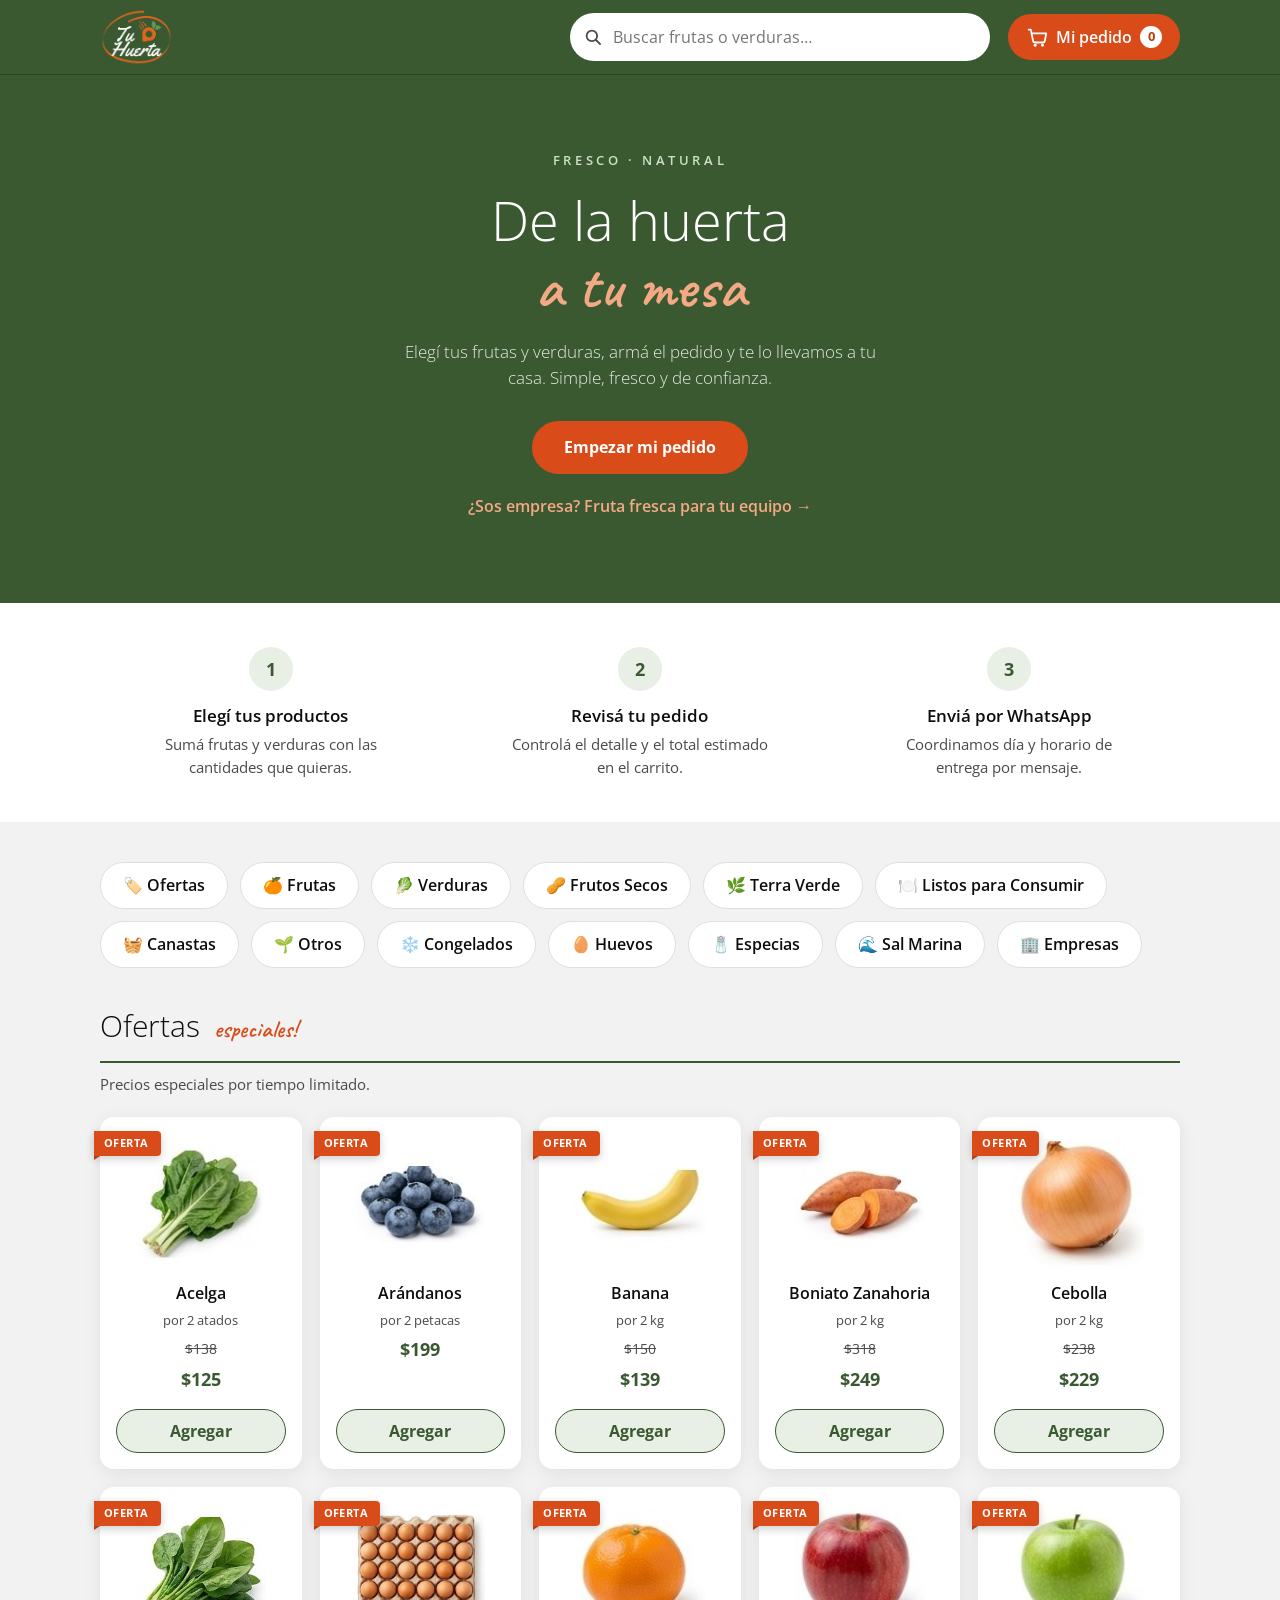
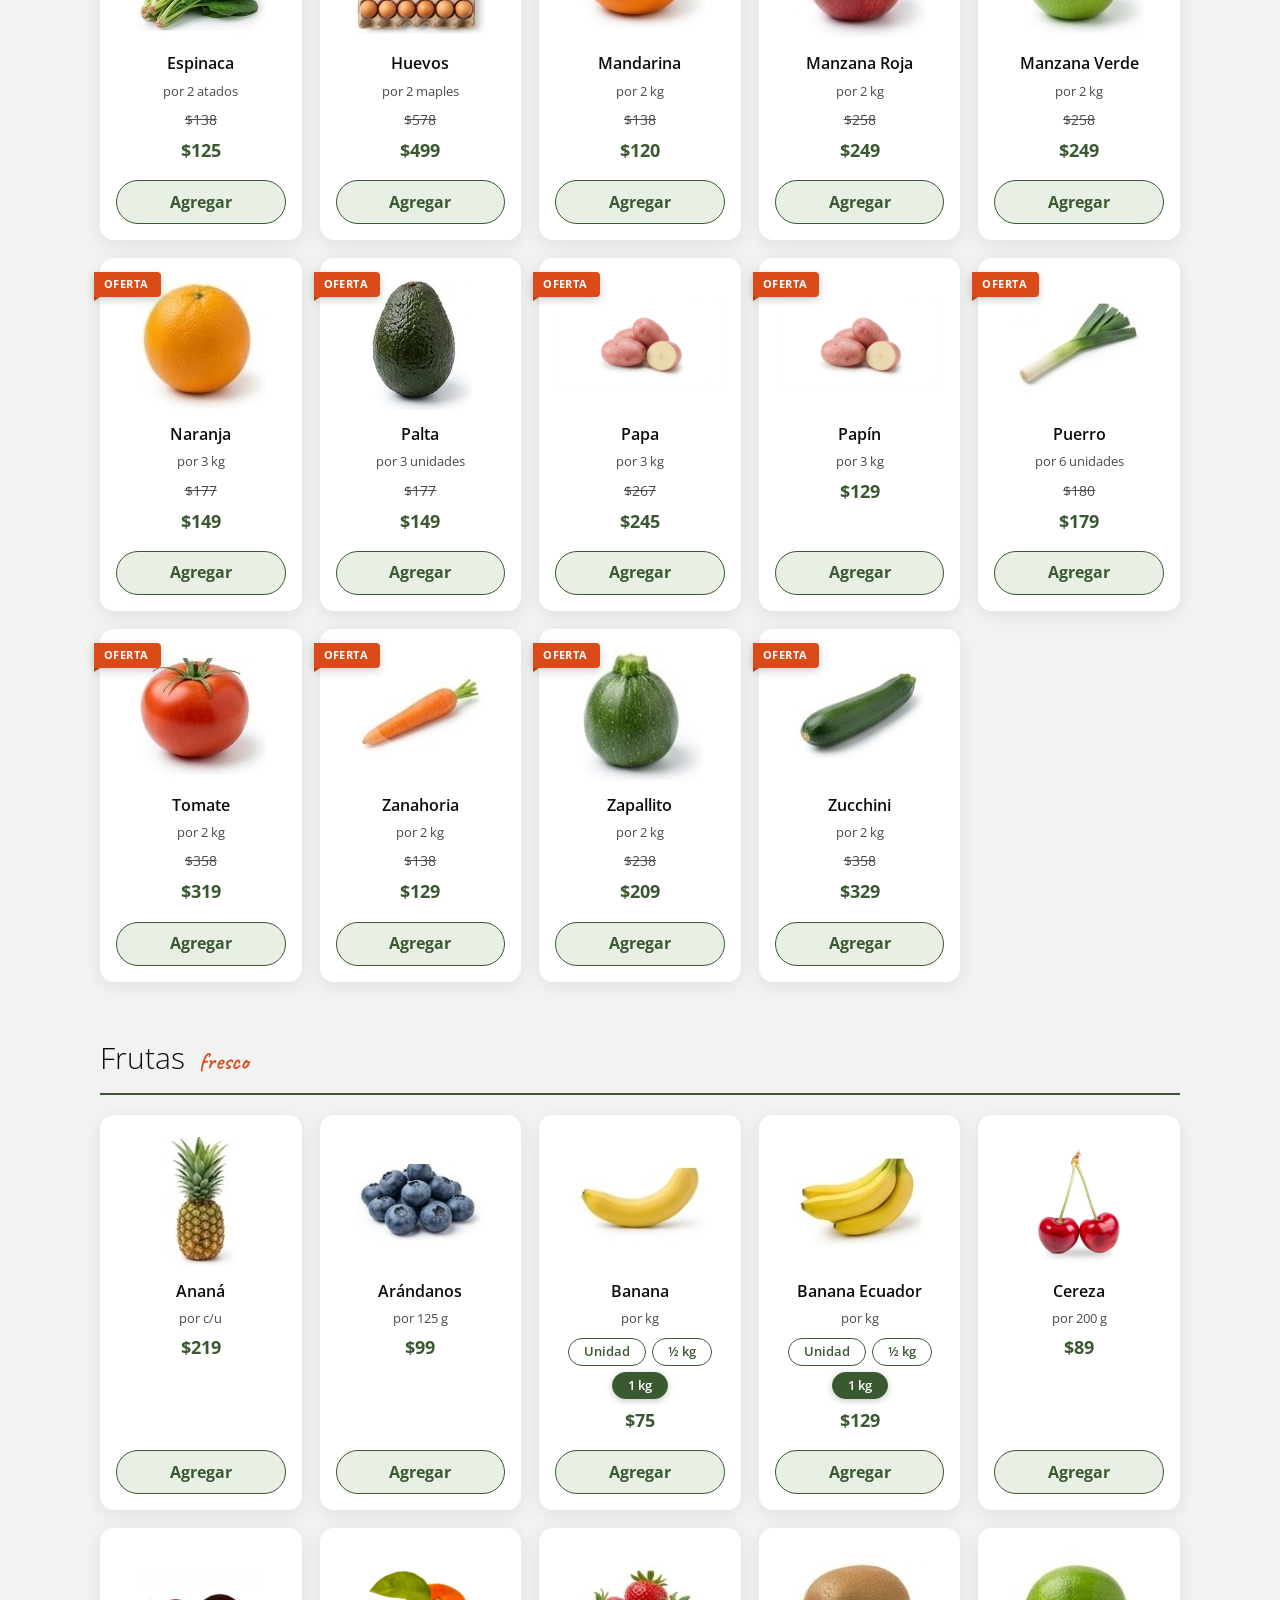
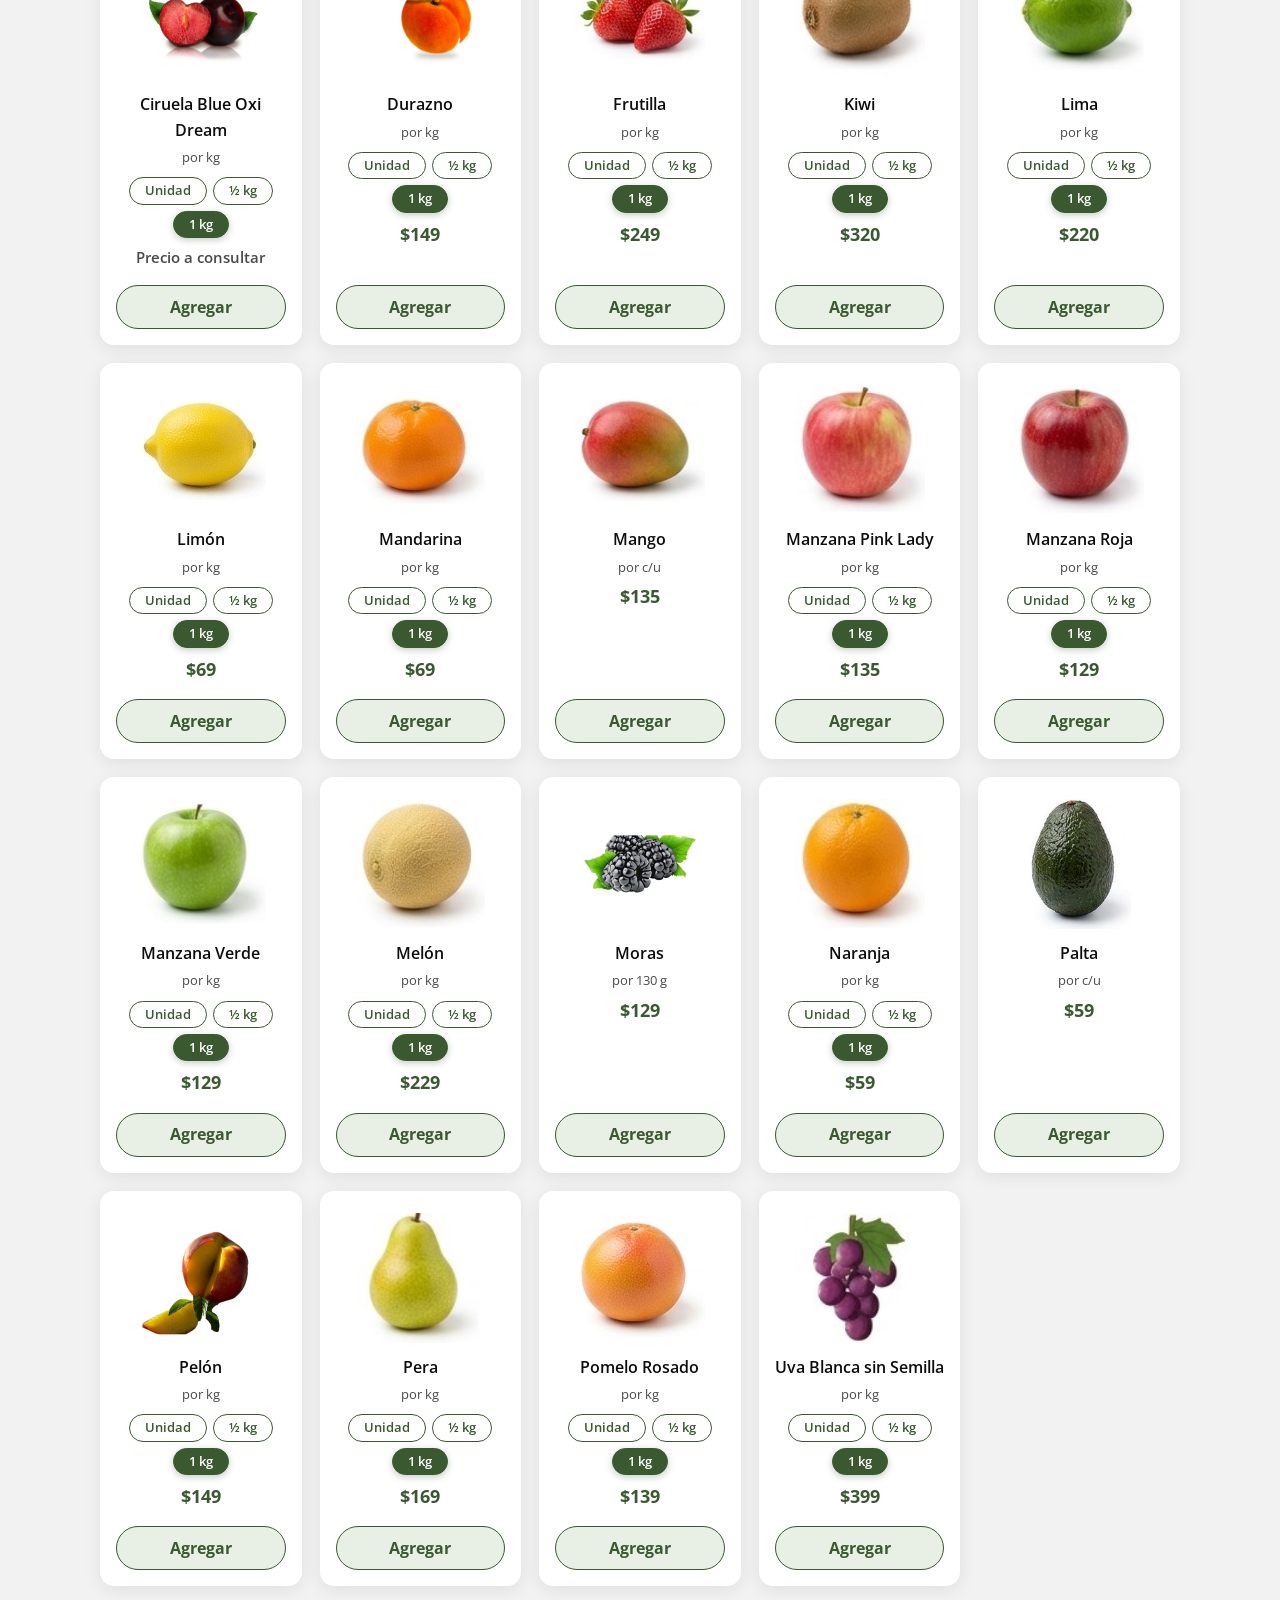
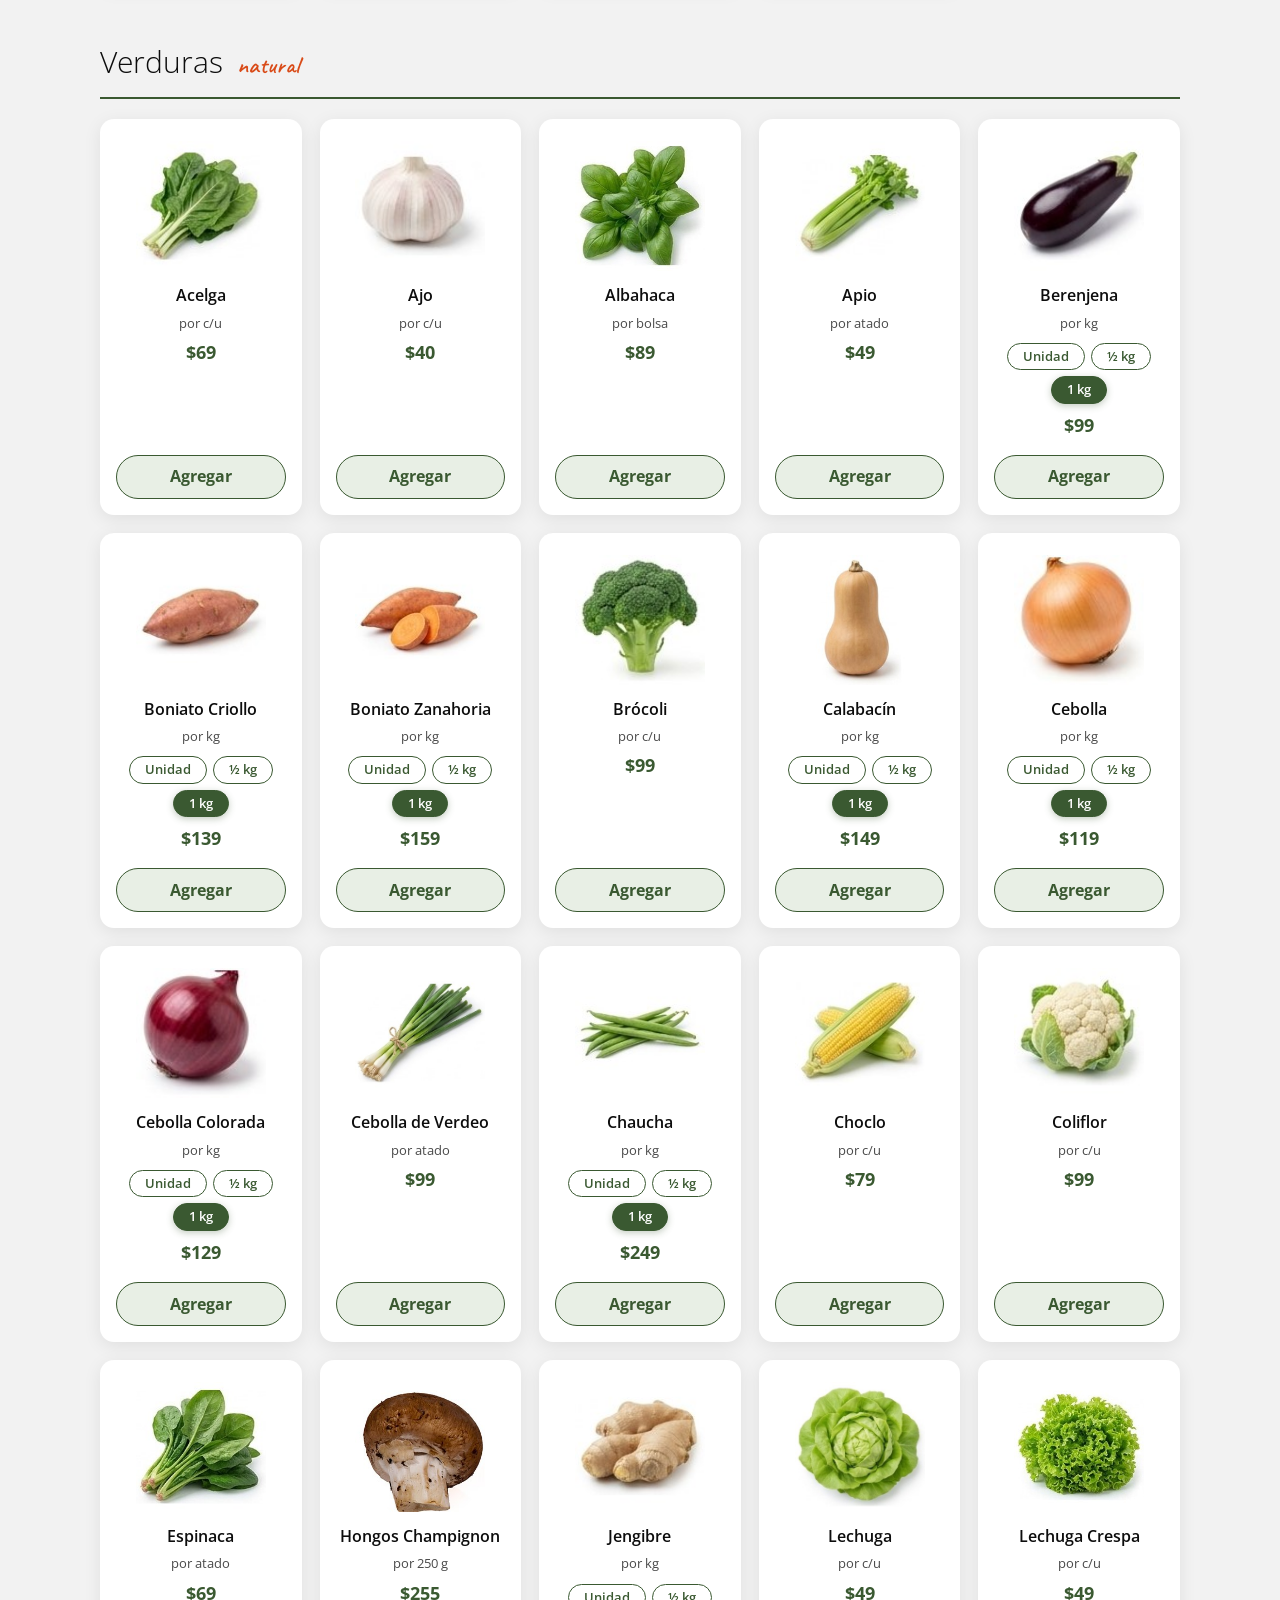
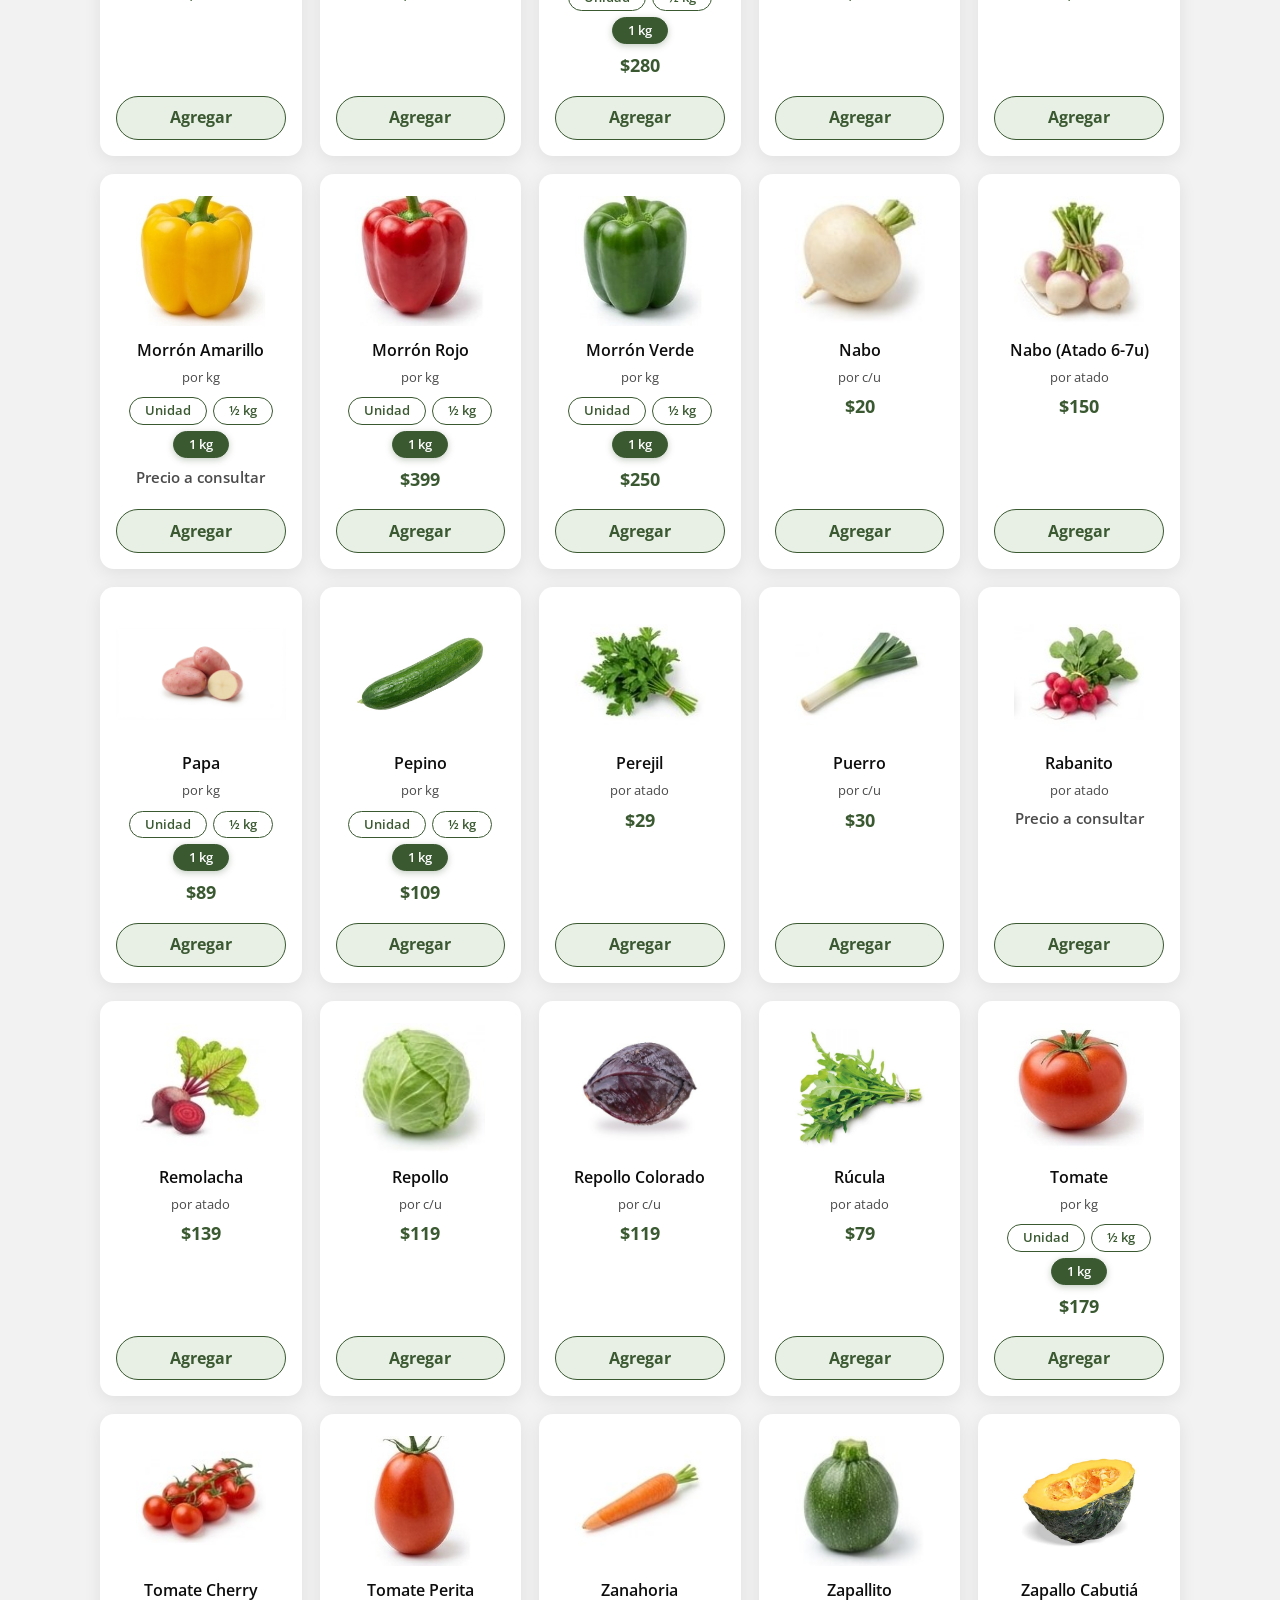
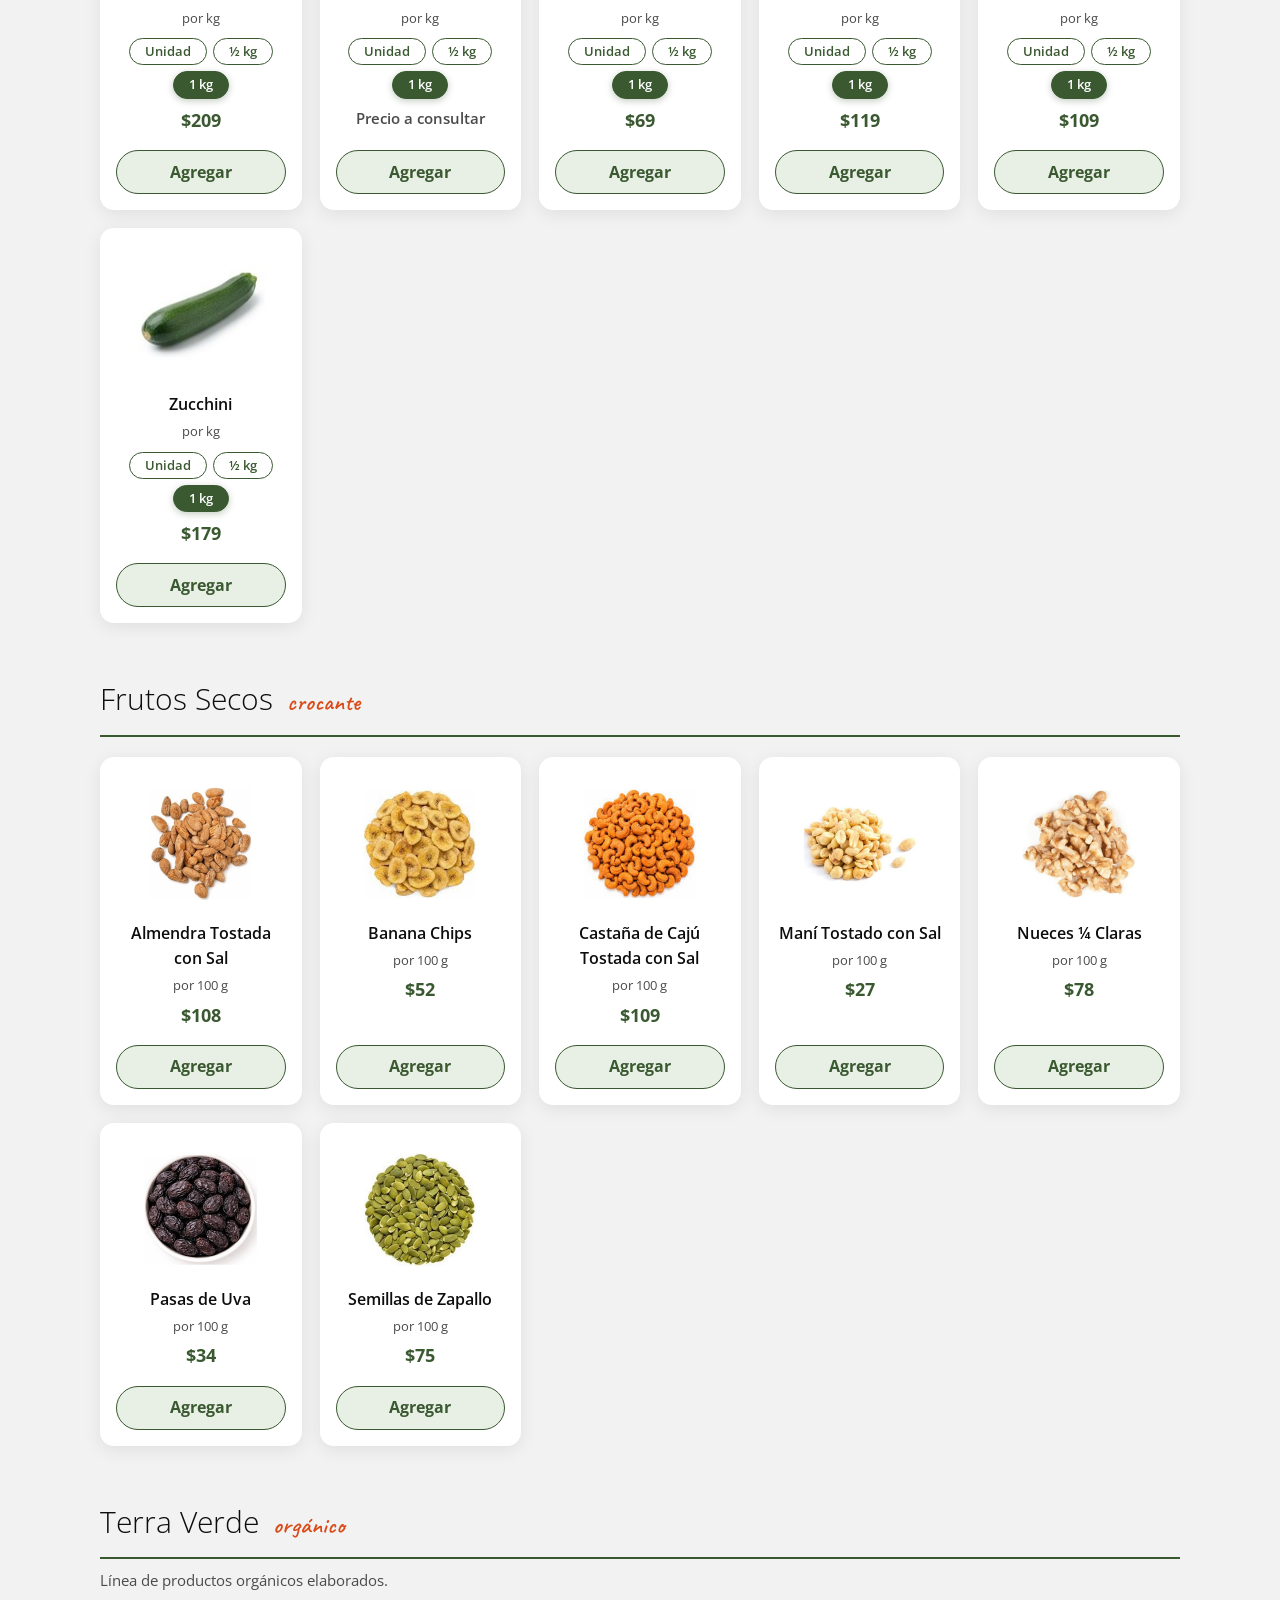
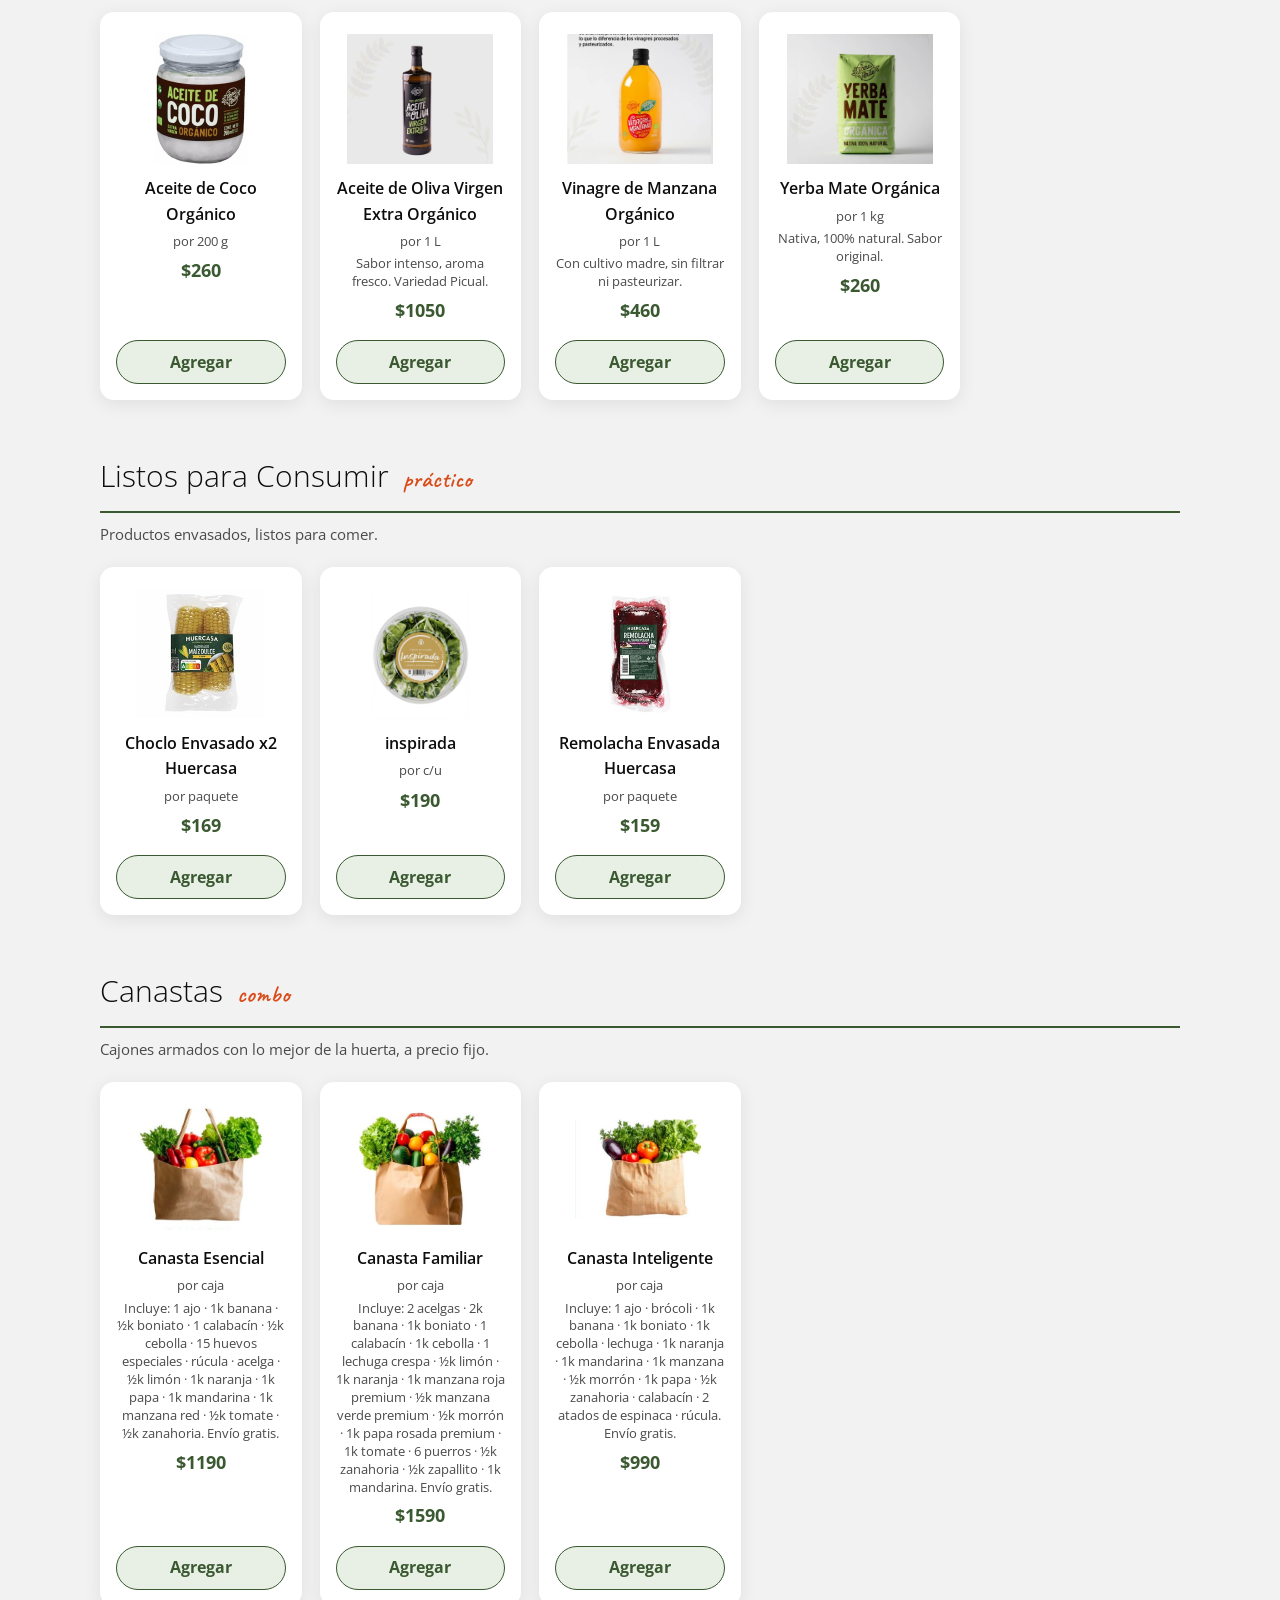
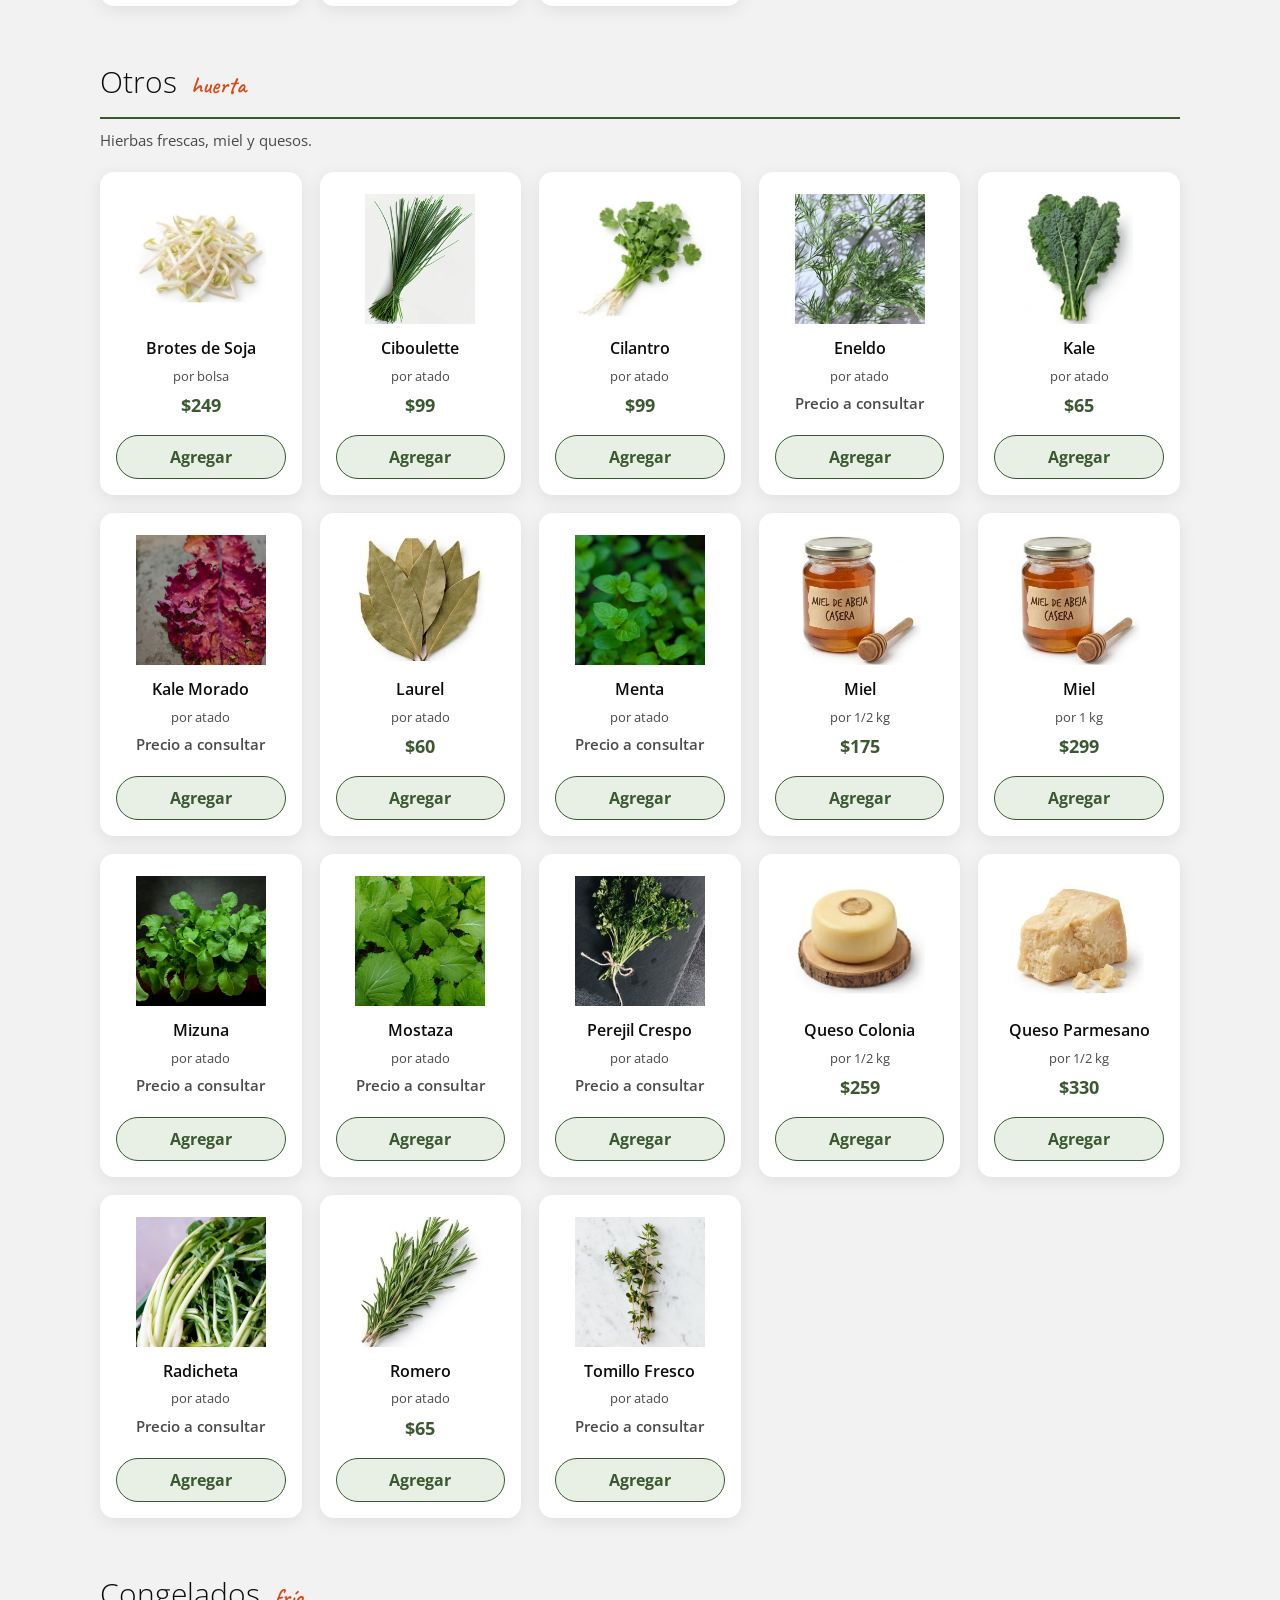
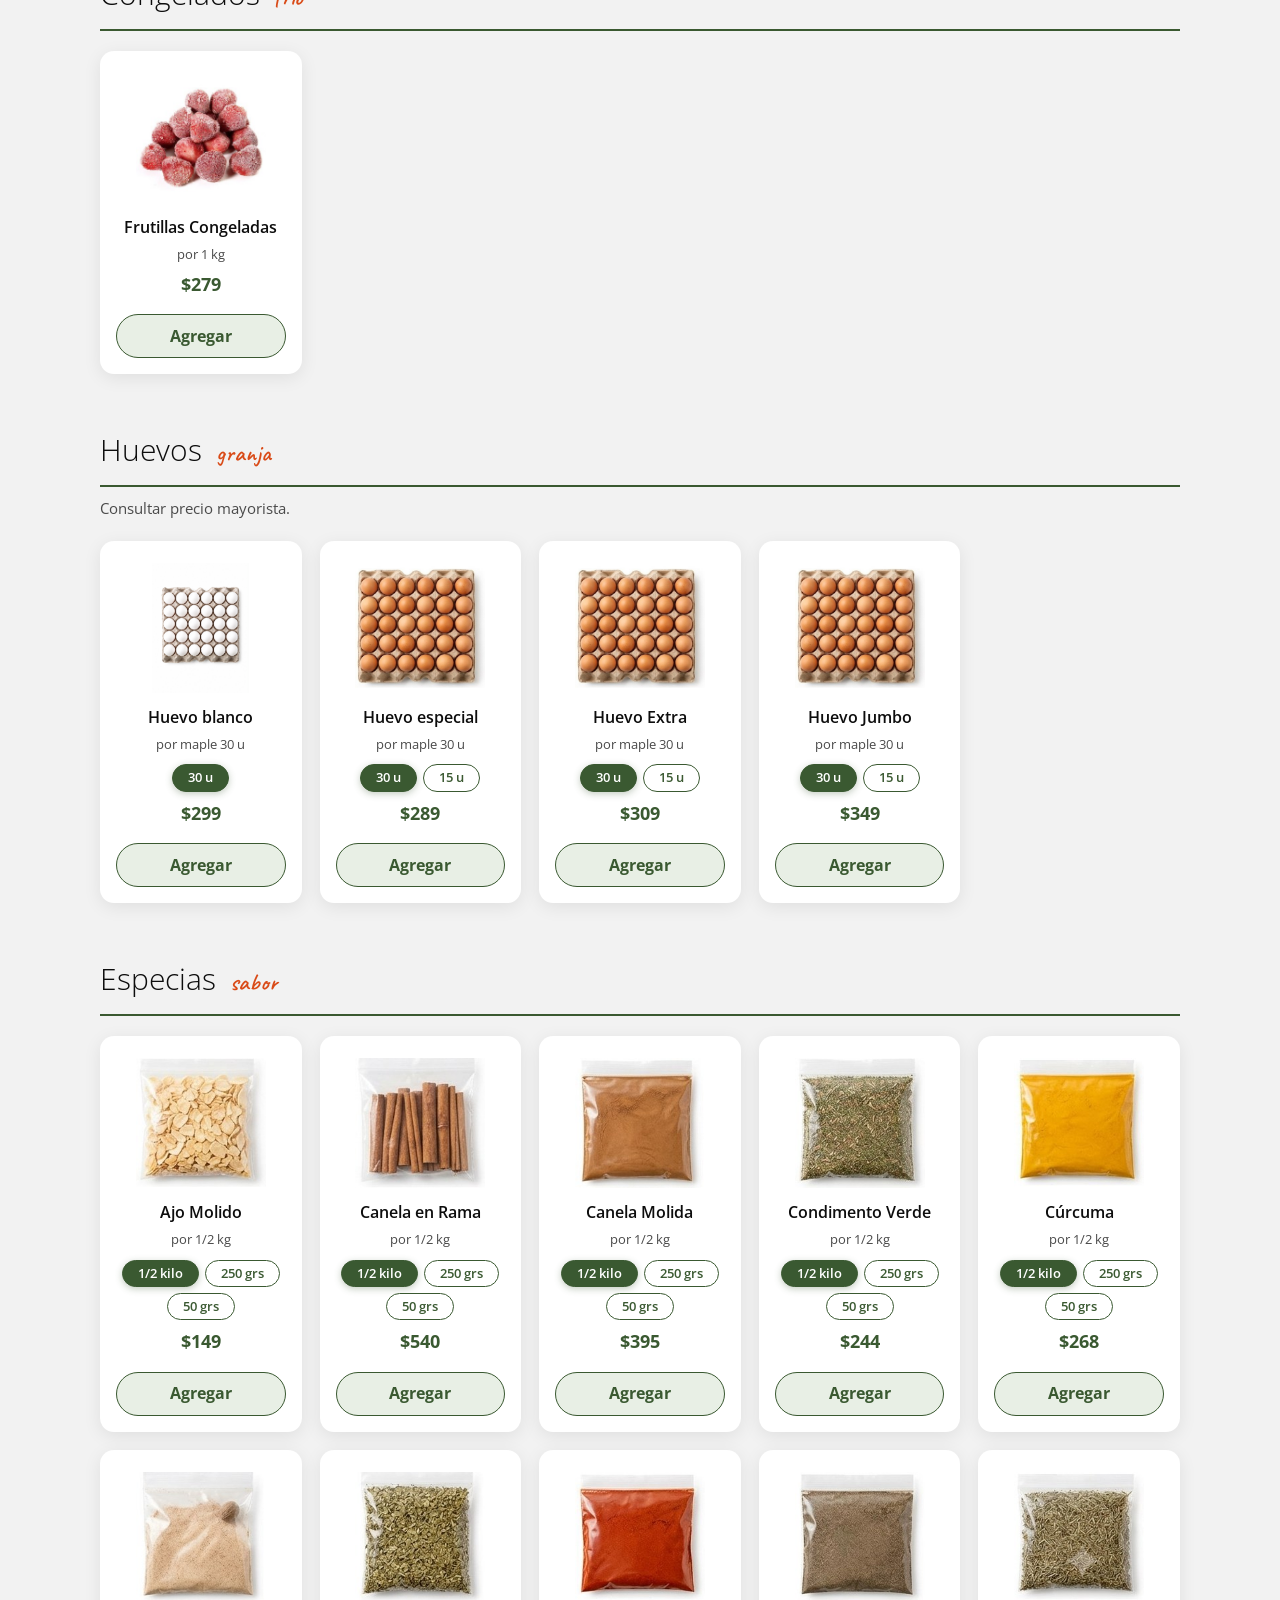
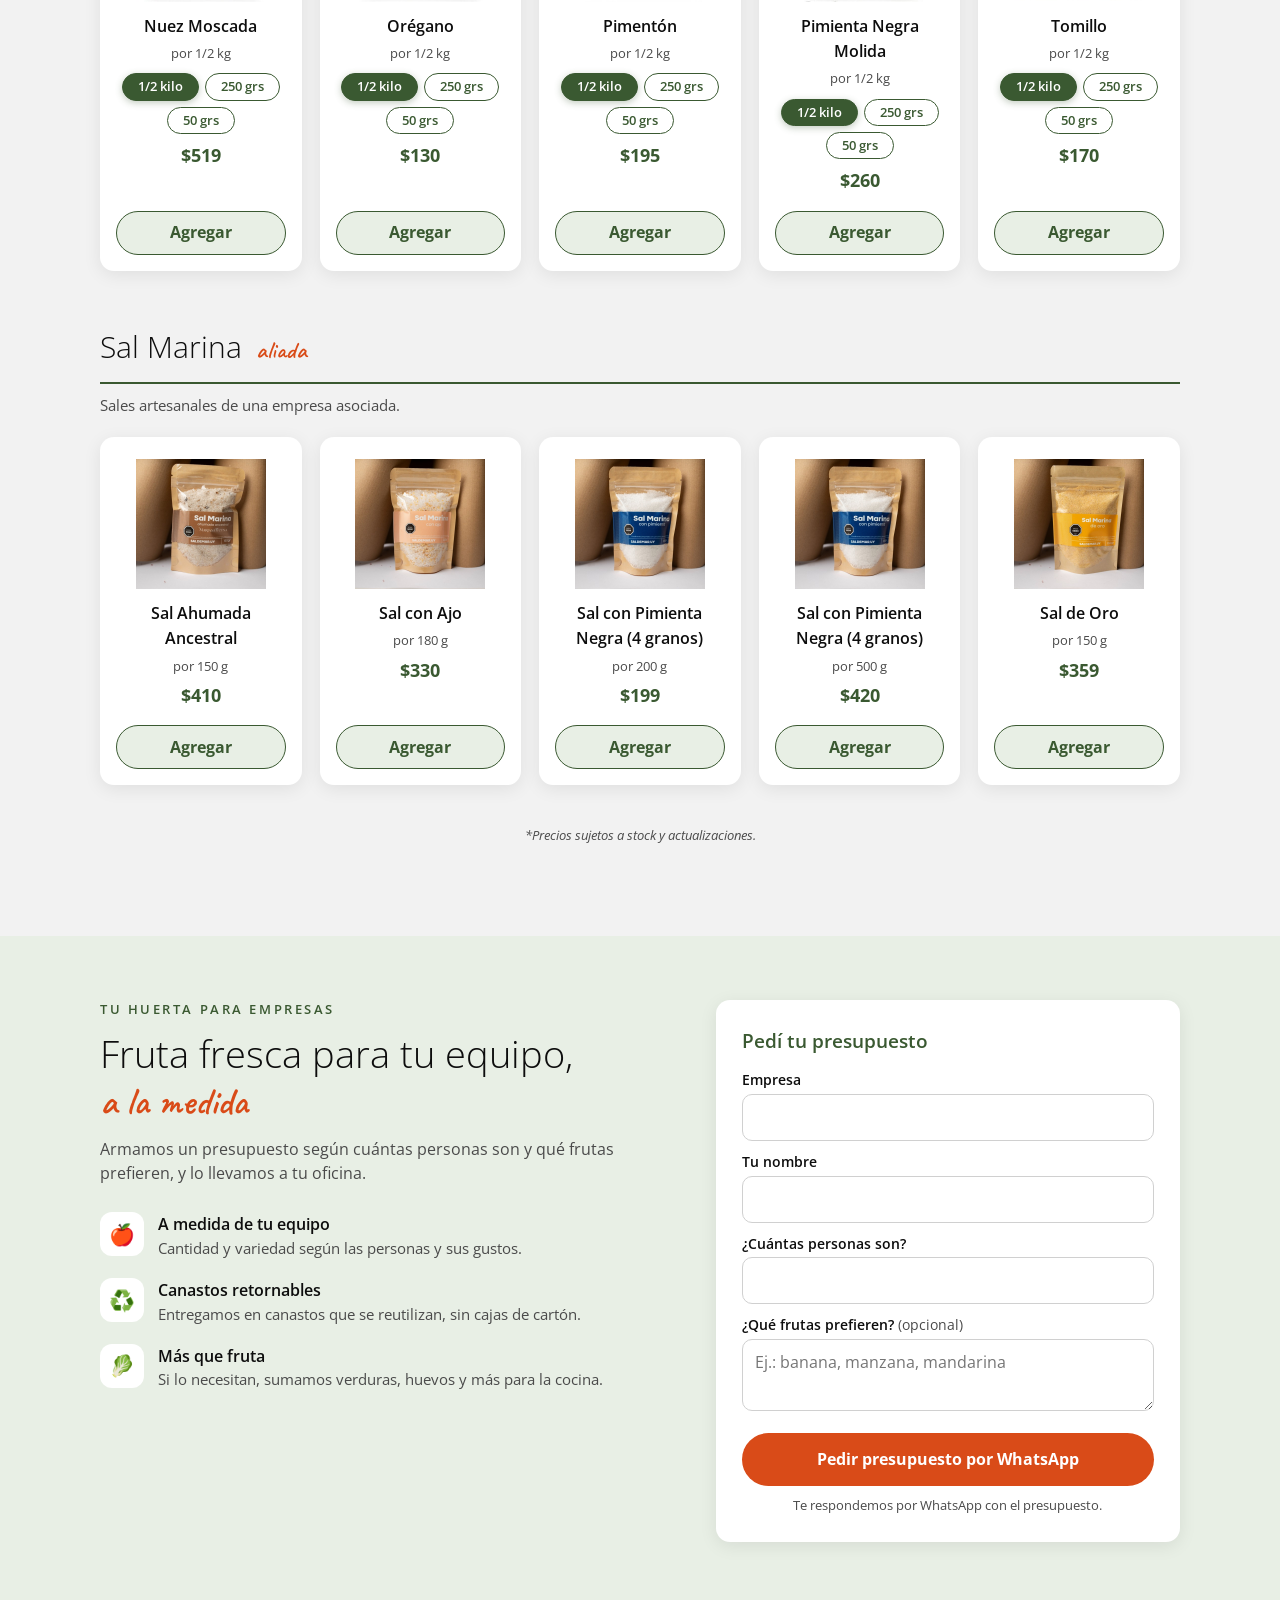
<file: index.html>
<!DOCTYPE html>
<html lang="es">
<head>
<meta charset="UTF-8">
<meta name="viewport" content="width=device-width, initial-scale=1.0">
<meta name="description" content="Tu Huerta — frutas y verduras frescas, de la huerta a tu mesa. Armá tu pedido online y recibilo en tu casa.">
<title>Tu Huerta — Hacé tu pedido</title>
<link rel="icon" href="assets/logo.png" type="image/png">
<link rel="preconnect" href="https://fonts.googleapis.com">
<link rel="preconnect" href="https://fonts.gstatic.com" crossorigin>
<link href="https://fonts.googleapis.com/css2?family=Open+Sans:wght@300;400;600;700&family=Caveat:wght@600&display=swap" rel="stylesheet">
<link rel="stylesheet" href="style.css?v=15">
</head>
<body>

<a class="skip-link" href="#productos">Saltar al catálogo de productos</a>

<!-- ===== Header ===== -->
<header class="site-header">
  <div class="header-inner">
    <a href="#" class="brand" aria-label="Tu Huerta — inicio">
      <img class="brand-logo-img" src="assets/logo.png" alt="Tu Huerta" width="160" height="126">
    </a>

    <div class="search-wrap" role="search">
      <label class="visually-hidden" for="searchInput">Buscar productos</label>
      <svg class="search-icon" width="18" height="18" viewBox="0 0 24 24" aria-hidden="true" focusable="false"><circle cx="10.5" cy="10.5" r="7" fill="none" stroke="currentColor" stroke-width="2.4"/><line x1="16" y1="16" x2="21.5" y2="21.5" stroke="currentColor" stroke-width="2.4" stroke-linecap="round"/></svg>
      <input id="searchInput" type="search" placeholder="Buscar frutas o verduras…" autocomplete="off">
    </div>

    <button id="cartBtn" class="cart-btn" aria-haspopup="dialog" aria-controls="cartDrawer">
      <svg width="22" height="22" viewBox="0 0 24 24" aria-hidden="true" focusable="false"><path d="M3 4h2.3l2.4 12.2A2 2 0 0 0 9.66 18h8.9a2 2 0 0 0 1.96-1.6L22 8H6.2" fill="none" stroke="currentColor" stroke-width="2" stroke-linecap="round" stroke-linejoin="round"/><circle cx="10" cy="21" r="1.6" fill="currentColor"/><circle cx="18" cy="21" r="1.6" fill="currentColor"/></svg>
      <span>Mi pedido</span>
      <span id="cartCount" class="cart-count" aria-hidden="true">0</span>
      <span id="cartCountSr" class="visually-hidden">0 productos en el pedido</span>
    </button>
  </div>
</header>

<!-- ===== Hero ===== -->
<section class="hero" aria-labelledby="hero-title">
  <div class="hero-inner">
    <p class="hero-tag">Fresco <span aria-hidden="true">·</span> Natural</p>
    <h1 id="hero-title">De la huerta <span class="hand">a tu mesa</span></h1>
    <p class="hero-sub">Elegí tus frutas y verduras, armá el pedido y te lo llevamos a tu casa. Simple, fresco y de confianza.</p>
    <a class="btn-primary" href="#productos">Empezar mi pedido</a>
    <a class="hero-link" href="#empresas">¿Sos empresa? Fruta fresca para tu equipo →</a>
  </div>
</section>

<!-- ===== Cómo funciona ===== -->
<section class="steps" aria-label="Cómo hacer tu pedido">
  <ol class="steps-list">
    <li><span class="step-num" aria-hidden="true">1</span><h2>Elegí tus productos</h2><p>Sumá frutas y verduras con las cantidades que quieras.</p></li>
    <li><span class="step-num" aria-hidden="true">2</span><h2>Revisá tu pedido</h2><p>Controlá el detalle y el total estimado en el carrito.</p></li>
    <li><span class="step-num" aria-hidden="true">3</span><h2>Enviá por WhatsApp</h2><p>Coordinamos día y horario de entrega por mensaje.</p></li>
  </ol>
</section>

<!-- ===== Catálogo ===== -->
<main id="productos" class="catalog">
  <nav class="cat-nav" aria-label="Categorías de productos">
    <a href="#ofertas">🏷️ Ofertas</a>
    <a href="#frutas">🍊 Frutas</a>
    <a href="#verduras">🥬 Verduras</a>
    <a href="#frutos-secos">🥜 Frutos Secos</a>
    <a href="#terra-verde">🌿 Terra Verde</a>
    <a href="#listos-consumir">🍽️ Listos para Consumir</a>
    <a href="#canastas">🧺 Canastas</a>
    <a href="#otros">🌱 Otros</a>
    <a href="#congelados">❄️ Congelados</a>
    <a href="#huevos">🥚 Huevos</a>
    <a href="#especias">🧂 Especias</a>
    <a href="#sal-marina">🌊 Sal Marina</a>
    <a href="#empresas">🏢 Empresas</a>
  </nav>

  <p id="resultCount" class="visually-hidden" role="status" aria-live="polite"></p>

  <section id="ofertas" class="cat-section" aria-labelledby="ofertas-title">
    <h2 id="ofertas-title" class="cat-title">Ofertas <span class="hand cat-hand" aria-hidden="true">especiales!</span></h2>
    <p class="cat-desc">Precios especiales por tiempo limitado.</p>
    <ul class="product-grid" data-cat="ofertas"></ul>
  </section>

  <section id="frutas" class="cat-section" aria-labelledby="frutas-title">
    <h2 id="frutas-title" class="cat-title">Frutas <span class="hand cat-hand" aria-hidden="true">fresco</span></h2>
    <ul class="product-grid" data-cat="frutas"></ul>
  </section>

  <section id="verduras" class="cat-section" aria-labelledby="verduras-title">
    <h2 id="verduras-title" class="cat-title">Verduras <span class="hand cat-hand" aria-hidden="true">natural</span></h2>
    <ul class="product-grid" data-cat="verduras"></ul>
  </section>

  <section id="frutos-secos" class="cat-section" aria-labelledby="frutos-secos-title">
    <h2 id="frutos-secos-title" class="cat-title">Frutos Secos <span class="hand cat-hand" aria-hidden="true">crocante</span></h2>
    <ul class="product-grid" data-cat="frutos-secos"></ul>
  </section>

  <section id="terra-verde" class="cat-section" aria-labelledby="terra-verde-title">
    <h2 id="terra-verde-title" class="cat-title">Terra Verde <span class="hand cat-hand" aria-hidden="true">orgánico</span></h2>
    <p class="cat-desc">Línea de productos orgánicos elaborados.</p>
    <ul class="product-grid" data-cat="terra-verde"></ul>
  </section>

  <section id="listos-consumir" class="cat-section" aria-labelledby="listos-consumir-title">
    <h2 id="listos-consumir-title" class="cat-title">Listos para Consumir <span class="hand cat-hand" aria-hidden="true">práctico</span></h2>
    <p class="cat-desc">Productos envasados, listos para comer.</p>
    <ul class="product-grid" data-cat="listos-consumir"></ul>
  </section>

  <section id="canastas" class="cat-section" aria-labelledby="canastas-title">
    <h2 id="canastas-title" class="cat-title">Canastas <span class="hand cat-hand" aria-hidden="true">combo</span></h2>
    <p class="cat-desc">Cajones armados con lo mejor de la huerta, a precio fijo.</p>
    <ul class="product-grid" data-cat="canastas"></ul>
  </section>

  <section id="otros" class="cat-section" aria-labelledby="otros-title">
    <h2 id="otros-title" class="cat-title">Otros <span class="hand cat-hand" aria-hidden="true">huerta</span></h2>
    <p class="cat-desc">Hierbas frescas, miel y quesos.</p>
    <ul class="product-grid" data-cat="otros"></ul>
  </section>

  <section id="congelados" class="cat-section" aria-labelledby="congelados-title">
    <h2 id="congelados-title" class="cat-title">Congelados <span class="hand cat-hand" aria-hidden="true">frío</span></h2>
    <ul class="product-grid" data-cat="congelados"></ul>
  </section>

  <section id="huevos" class="cat-section" aria-labelledby="huevos-title">
    <h2 id="huevos-title" class="cat-title">Huevos <span class="hand cat-hand" aria-hidden="true">granja</span></h2>
    <p class="cat-desc">Consultar precio mayorista.</p>
    <ul class="product-grid" data-cat="huevos"></ul>
  </section>

  <section id="especias" class="cat-section" aria-labelledby="especias-title">
    <h2 id="especias-title" class="cat-title">Especias <span class="hand cat-hand" aria-hidden="true">sabor</span></h2>
    <ul class="product-grid" data-cat="especias"></ul>
  </section>

  <section id="sal-marina" class="cat-section" aria-labelledby="sal-marina-title">
    <h2 id="sal-marina-title" class="cat-title">Sal Marina <span class="hand cat-hand" aria-hidden="true">aliada</span></h2>
    <p class="cat-desc">Sales artesanales de una empresa asociada.</p>
    <ul class="product-grid" data-cat="sal-marina"></ul>
  </section>

  <p id="emptySearch" class="empty-search" hidden>No encontramos productos con ese nombre. Probá con otra palabra.</p>
  <p class="stock-note">*Precios sujetos a stock y actualizaciones.</p>
</main>

<!-- ===== Empresas ===== -->
<section id="empresas" class="empresas" aria-labelledby="empresas-title">
  <div class="empresas-inner">
    <div class="empresas-copy">
      <p class="empresas-tag">Tu Huerta para empresas</p>
      <h2 id="empresas-title">Fruta fresca para tu equipo, <span class="hand">a la medida</span></h2>
      <p class="empresas-sub">Armamos un presupuesto según cuántas personas son y qué frutas prefieren, y lo llevamos a tu oficina.</p>
      <ul class="empresas-benefits">
        <li><span class="icon" aria-hidden="true">🍎</span><div><strong>A medida de tu equipo</strong><p>Cantidad y variedad según las personas y sus gustos.</p></div></li>
        <li><span class="icon" aria-hidden="true">♻️</span><div><strong>Canastos retornables</strong><p>Entregamos en canastos que se reutilizan, sin cajas de cartón.</p></div></li>
        <li><span class="icon" aria-hidden="true">🥬</span><div><strong>Más que fruta</strong><p>Si lo necesitan, sumamos verduras, huevos y más para la cocina.</p></div></li>
      </ul>
    </div>

    <form id="empresasForm" class="empresas-form">
      <h3>Pedí tu presupuesto</h3>
      <div class="field">
        <label for="eEmpresa">Empresa</label>
        <input id="eEmpresa" name="empresa" type="text" autocomplete="organization" required>
      </div>
      <div class="field">
        <label for="eContacto">Tu nombre</label>
        <input id="eContacto" name="contacto" type="text" autocomplete="name" required>
      </div>
      <div class="field">
        <label for="ePersonas">¿Cuántas personas son?</label>
        <input id="ePersonas" name="personas" type="number" min="1" inputmode="numeric" required>
      </div>
      <div class="field">
        <label for="eGustos">¿Qué frutas prefieren? <span class="opt">(opcional)</span></label>
        <textarea id="eGustos" name="gustos" rows="2" placeholder="Ej.: banana, manzana, mandarina"></textarea>
      </div>
      <button type="submit" class="btn-primary btn-block">Pedir presupuesto por WhatsApp</button>
      <p class="empresas-note">Te respondemos por WhatsApp con el presupuesto.</p>
    </form>
  </div>
</section>

<!-- ===== Footer ===== -->
<footer class="site-footer">
  <div class="footer-inner">
    <p class="footer-brand"><strong>TU</strong> HUERTA</p>
    <p class="hand footer-hand">de la huerta a tu mesa</p>
    <p class="footer-note">Pedidos por WhatsApp · Entregas a domicilio</p>
  </div>
</footer>

<!-- ===== Barra resumen (móvil) ===== -->
<div id="summaryBar" class="summary-bar" hidden>
  <div class="summary-info">
    <span id="summaryCount"></span>
    <strong id="summaryTotal"></strong>
  </div>
  <button class="btn-primary btn-small" id="summaryOpen">Ver pedido</button>
</div>

<!-- ===== Carrito (drawer) ===== -->
<div id="cartOverlay" class="cart-overlay" hidden></div>
<aside id="cartDrawer" class="cart-drawer" role="dialog" aria-modal="true" aria-labelledby="cartTitle" hidden>
  <header class="drawer-header">
    <h2 id="cartTitle">Mi pedido</h2>
    <button id="closeCart" class="close-btn" aria-label="Cerrar el carrito">✕</button>
  </header>

  <div class="drawer-body">
    <div id="cartItems" class="cart-items" aria-live="polite"></div>

    <form id="orderForm" class="order-form">
      <h3>Datos de entrega</h3>
      <div class="field">
        <label for="fName">Nombre</label>
        <input id="fName" name="nombre" type="text" autocomplete="name" required>
      </div>
      <div class="field">
        <label for="fAddress">Dirección</label>
        <input id="fAddress" name="direccion" type="text" autocomplete="street-address" required>
      </div>
      <div class="field">
        <label for="fNotes">Comentarios <span class="opt">(opcional)</span></label>
        <textarea id="fNotes" name="comentarios" rows="2" placeholder="Ej.: preferencia de horario, timbre, etc."></textarea>
      </div>

      <fieldset class="field payment-field">
        <legend>Método de pago</legend>
        <label class="radio-option">
          <input type="radio" name="pago" value="Transferencia" required>
          <span>Transferencia</span>
        </label>
        <label class="radio-option">
          <input type="radio" name="pago" value="Efectivo" required>
          <span>Efectivo</span>
        </label>
      </fieldset>

      <div class="cart-total-row">
        <span>Total estimado</span>
        <strong id="cartTotal">$0</strong>
      </div>
      <p class="total-note">El total es aproximado: algunos productos se cotizan al armar el pedido.</p>

      <button type="submit" id="checkoutBtn" class="btn-primary btn-block" disabled>
        Revisar pedido
      </button>
    </form>
  </div>
</aside>

<!-- ===== Aviso "compra por unidad" ===== -->
<div id="approxOverlay" class="modal-overlay" hidden></div>
<div id="approxModal" class="approx-modal" role="dialog" aria-modal="true" aria-labelledby="approxTitle" hidden>
  <span class="approx-icon" aria-hidden="true">⚖️</span>
  <h2 id="approxTitle">Compra por unidad</h2>
  <p id="approxText"></p>
  <button id="approxOk" type="button" class="btn-primary btn-block">Entendido</button>
</div>

<!-- ===== Previsualización del pedido ===== -->
<div id="previewOverlay" class="modal-overlay" hidden></div>
<div id="previewModal" class="preview-modal" role="dialog" aria-modal="true" aria-labelledby="previewTitle" hidden>
  <header class="preview-header">
    <h2 id="previewTitle">Revisá tu pedido</h2>
    <button id="previewClose" class="close-btn" aria-label="Cerrar previsualización">✕</button>
  </header>

  <div class="preview-body">
    <ul id="previewItems" class="preview-items"></ul>

    <div class="preview-total-row">
      <span>Total estimado</span>
      <strong id="previewTotal">$0</strong>
    </div>

    <div class="preview-delivery">
      <h3>Datos de entrega</h3>
      <dl id="previewDelivery"></dl>
    </div>
  </div>

  <div class="preview-actions">
    <button id="previewEdit" type="button" class="btn-secondary btn-block">Editar pedido</button>
    <button id="previewConfirm" type="button" class="btn-primary btn-block">Confirmar y enviar por WhatsApp</button>
  </div>
</div>

<script src="products-data.js?v=36"></script>
<script src="script.js?v=23"></script>
</body>
</html>
</file>
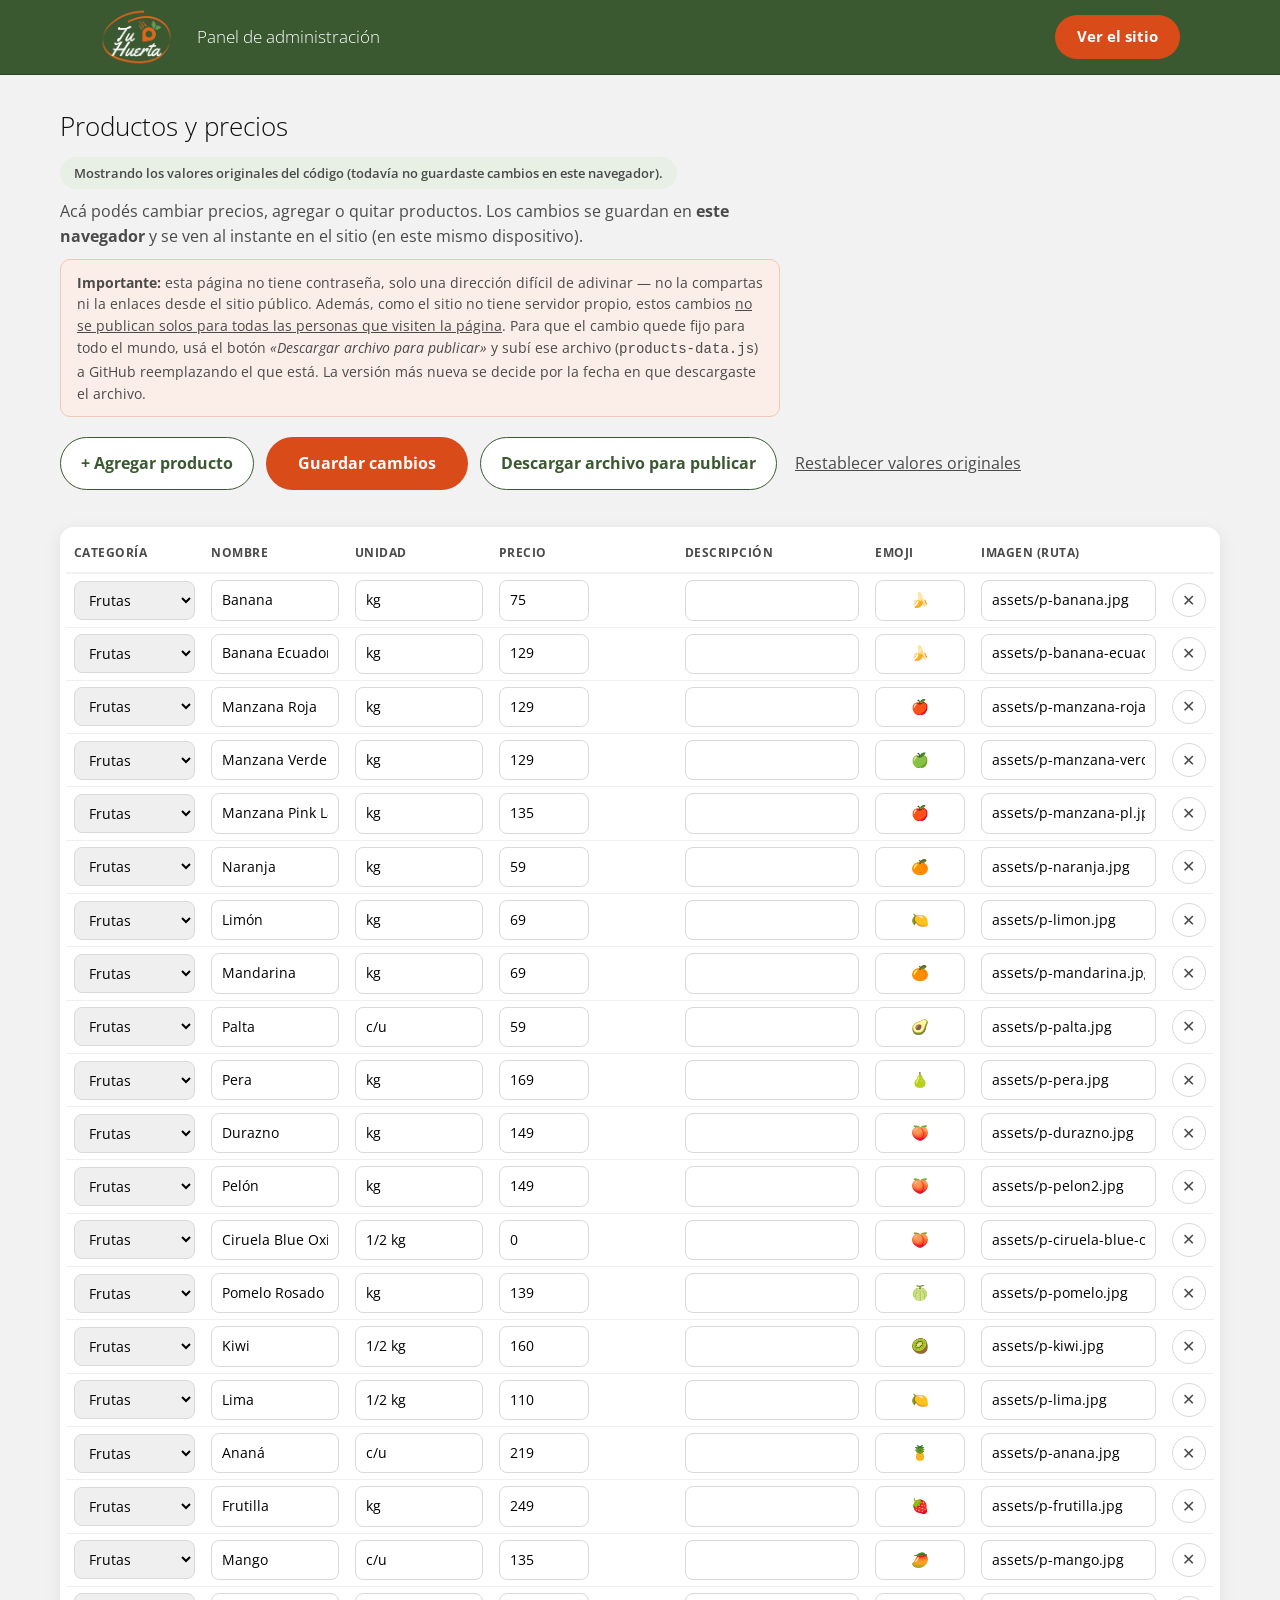
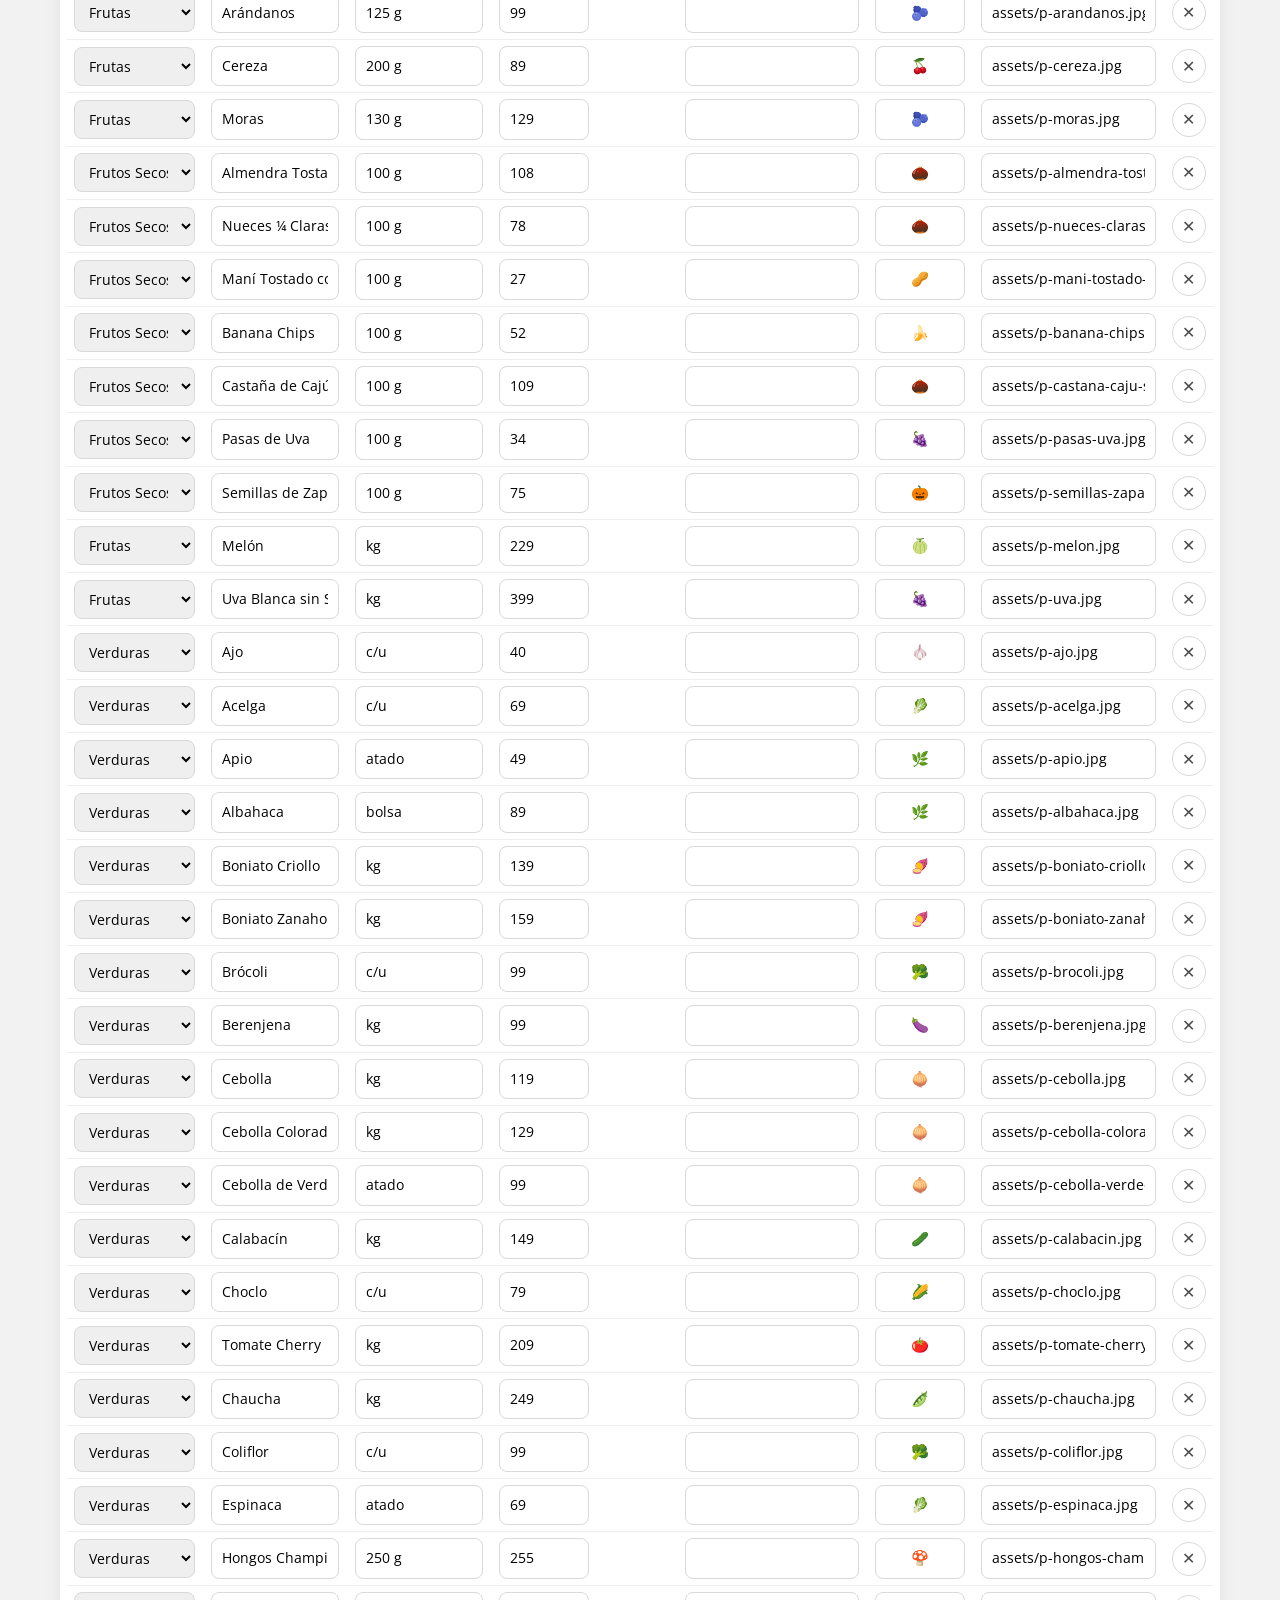
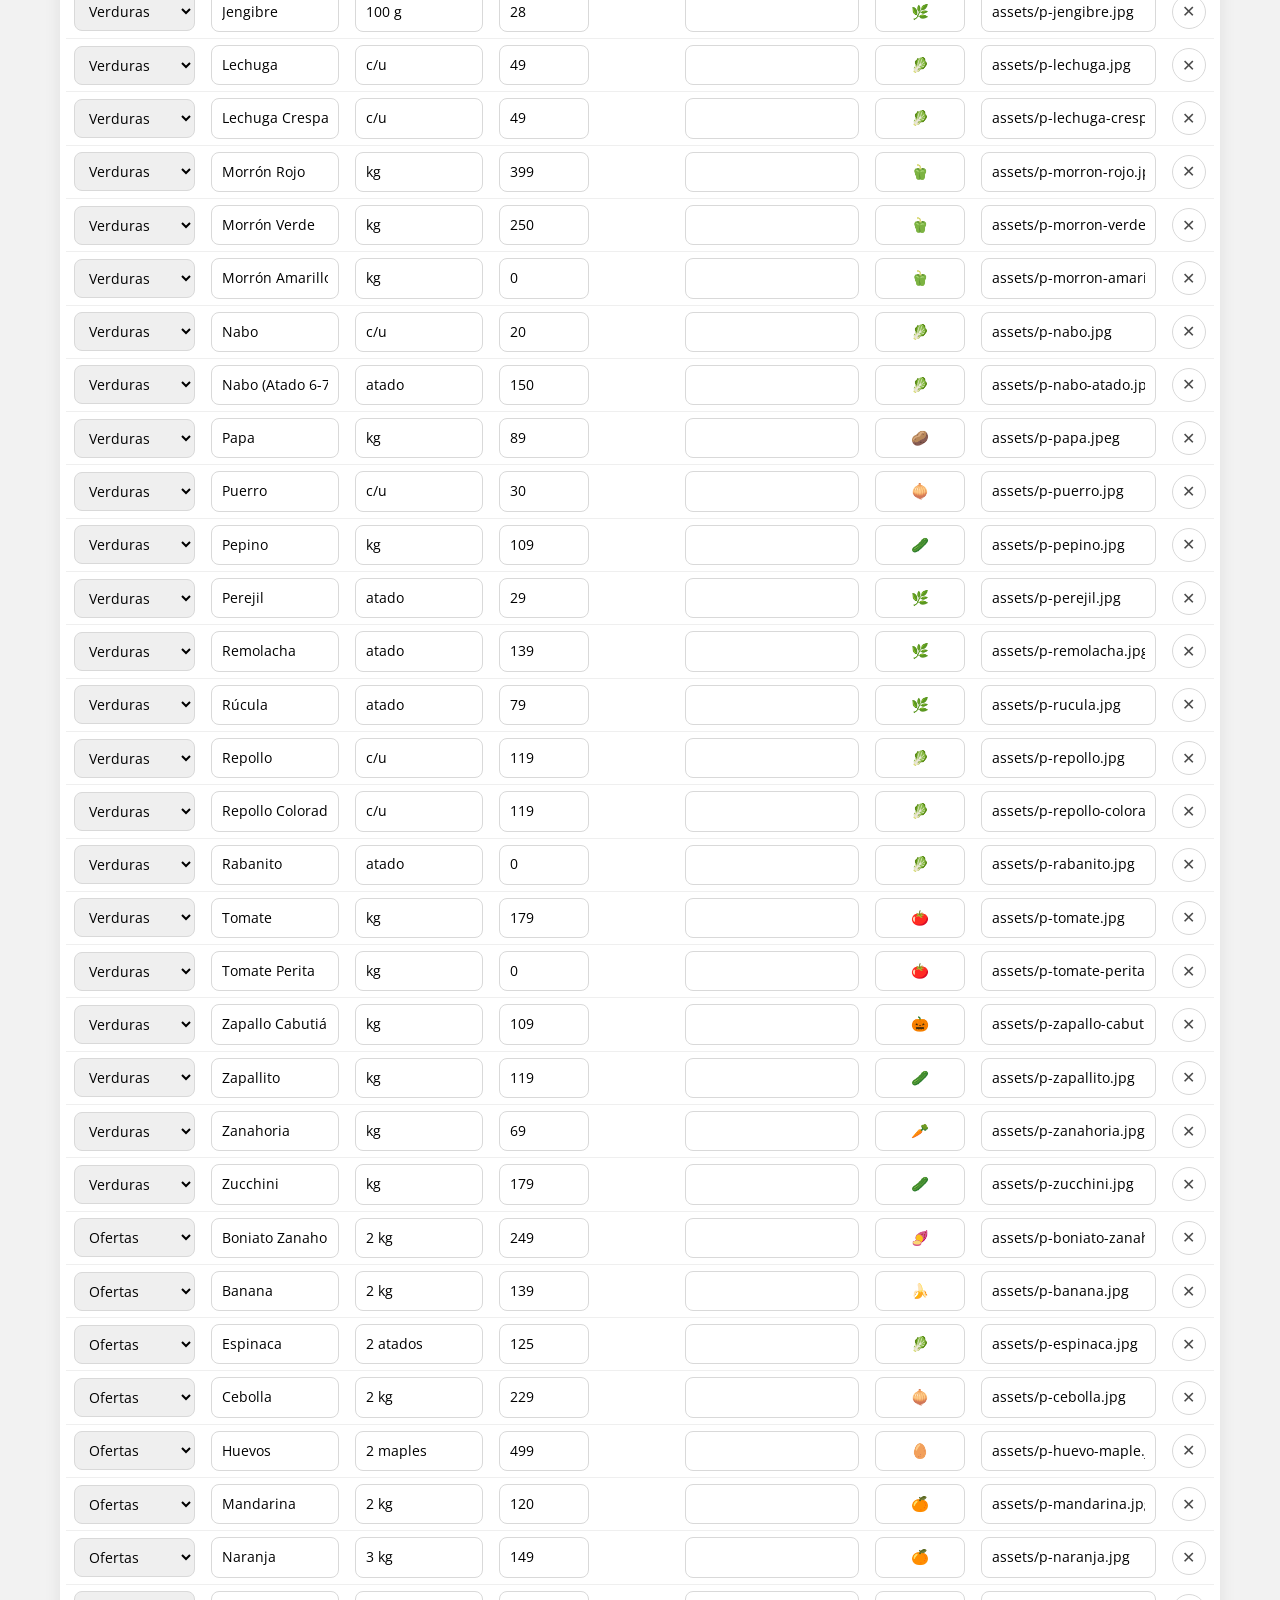
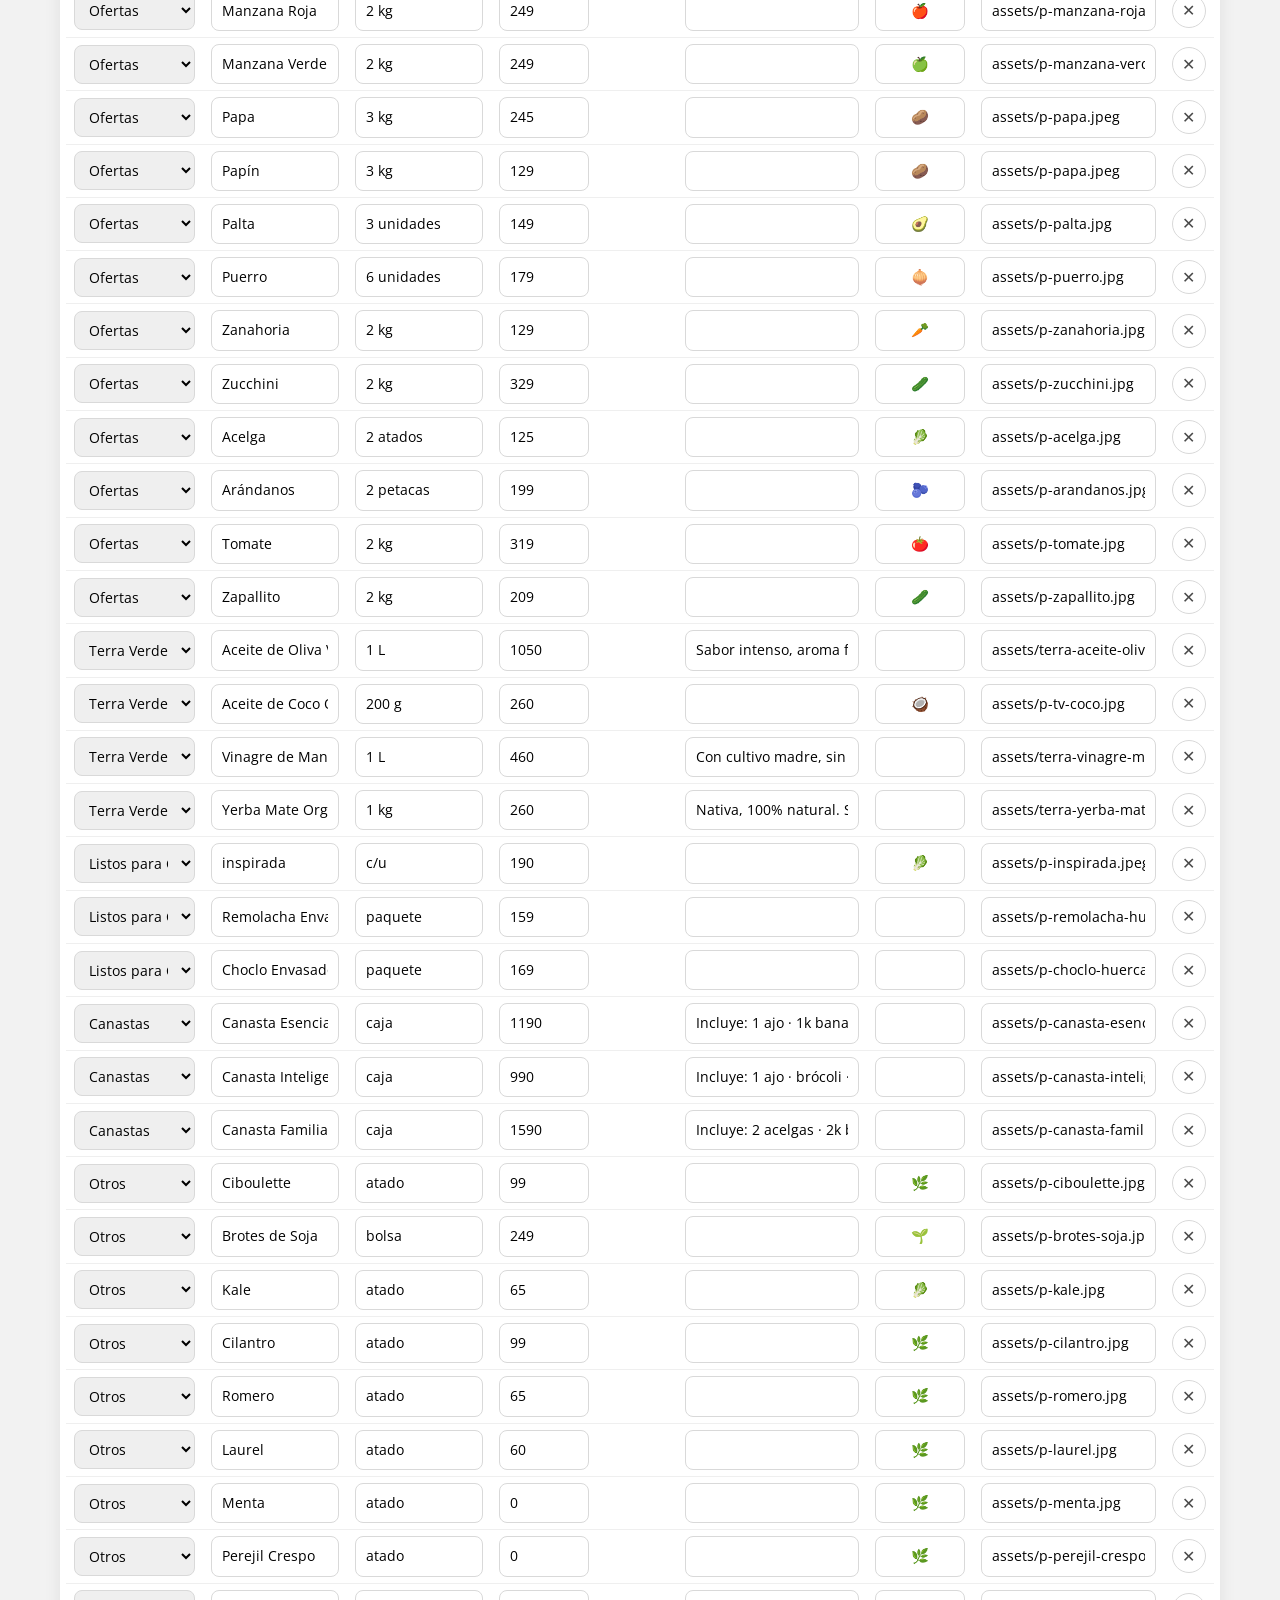
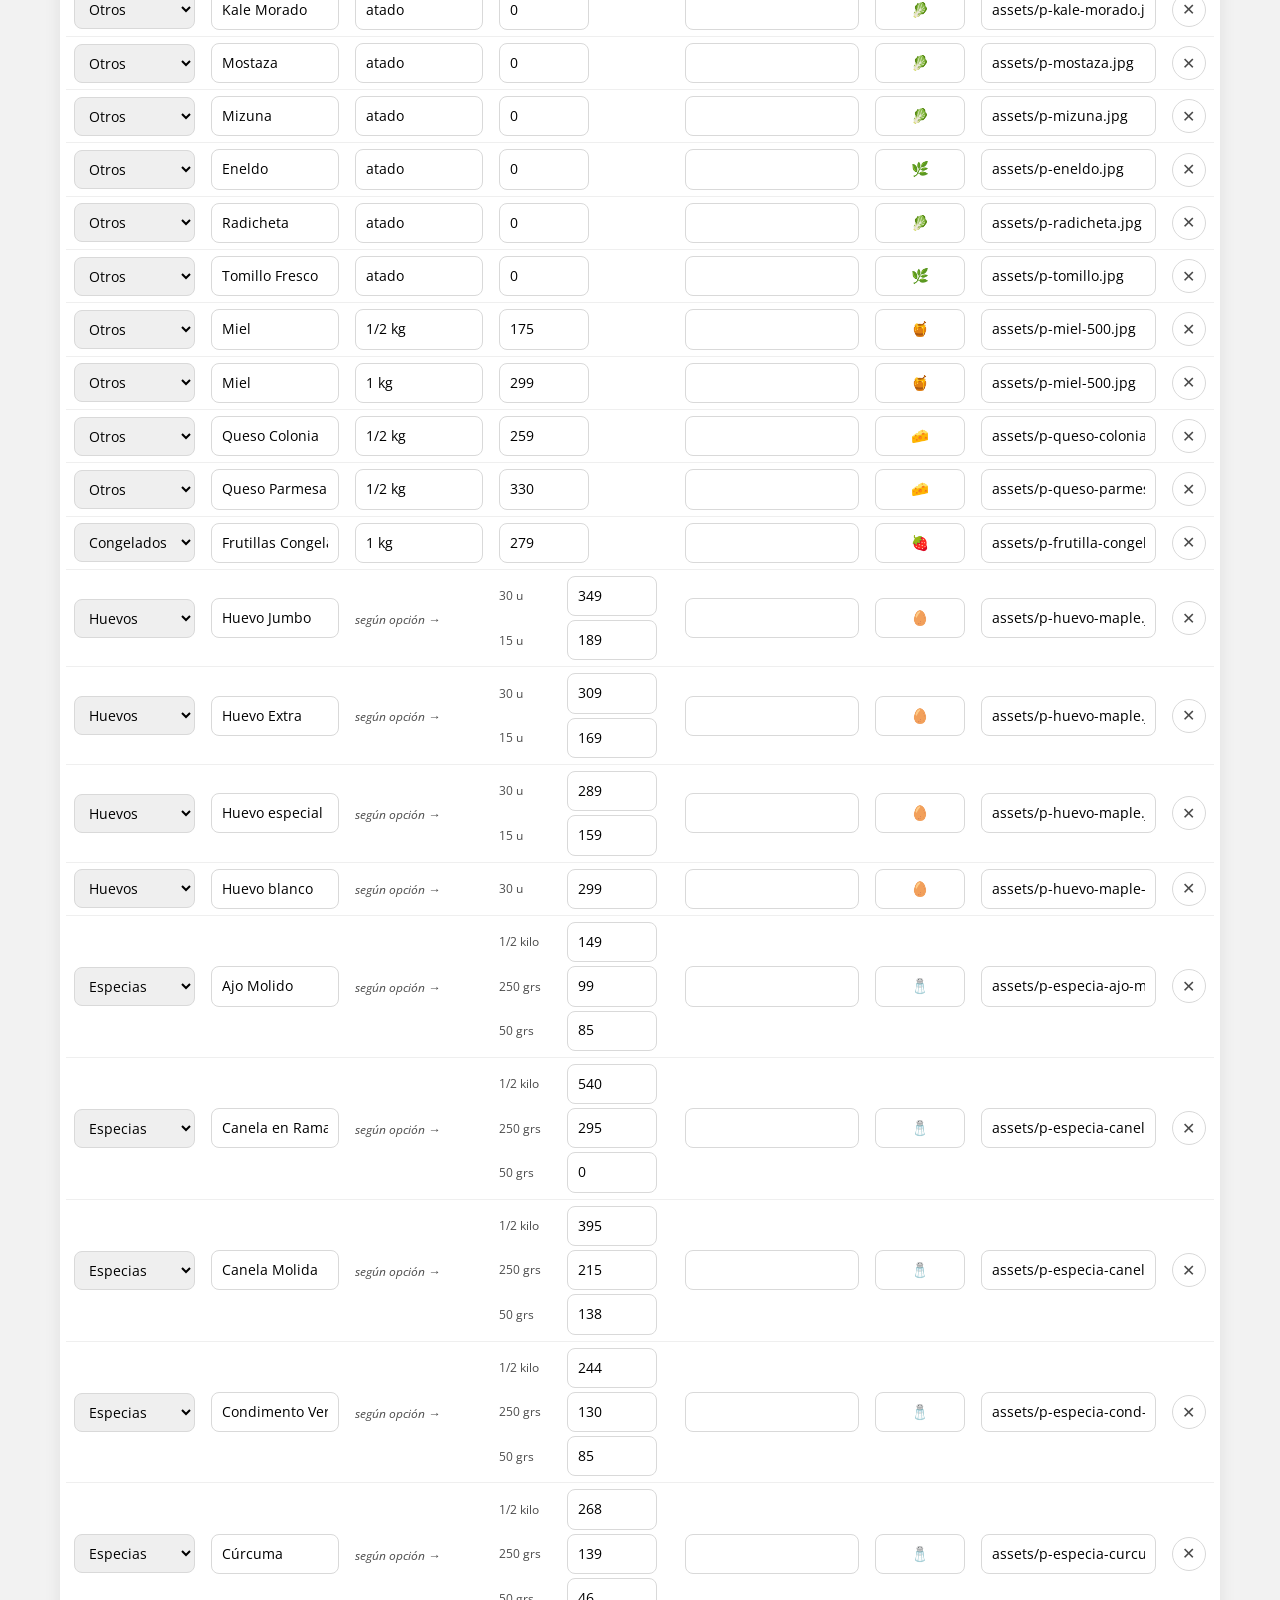
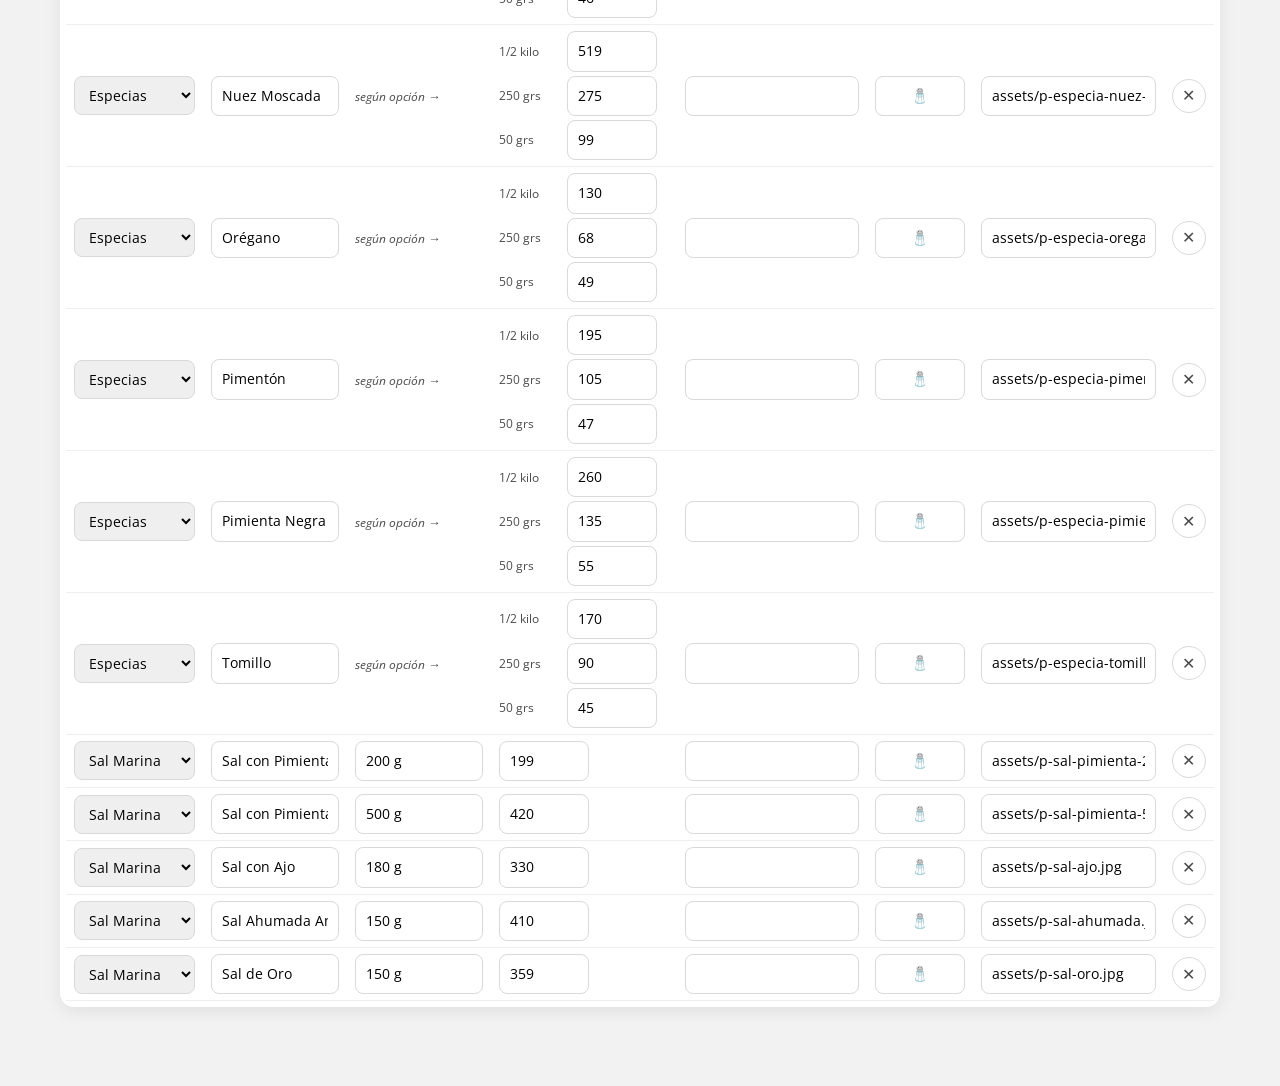
<file: fcejasTuHuerta/index.html>
<!DOCTYPE html>
<html lang="es">
<head>
<meta charset="UTF-8">
<meta name="viewport" content="width=device-width, initial-scale=1.0">
<meta name="robots" content="noindex, nofollow">
<title>Tu Huerta — Panel de administración</title>
<link rel="icon" href="../assets/logo.png" type="image/png">
<link rel="preconnect" href="https://fonts.googleapis.com">
<link rel="preconnect" href="https://fonts.gstatic.com" crossorigin>
<link href="https://fonts.googleapis.com/css2?family=Open+Sans:wght@300;400;600;700&display=swap" rel="stylesheet">
<link rel="stylesheet" href="../style.css">
<link rel="stylesheet" href="admin.css">
</head>
<body class="admin-body">

<header class="site-header">
  <div class="header-inner">
    <a href="../index.html" class="brand" aria-label="Tu Huerta — volver al sitio">
      <img class="brand-logo-img" src="../assets/logo.png" alt="Tu Huerta" width="160" height="126">
    </a>
    <p class="admin-title">Panel de administración</p>
    <a class="btn-primary btn-small" href="../index.html">Ver el sitio</a>
  </div>
</header>

<main id="panel" class="admin-panel">

  <section class="admin-intro">
    <h1>Productos y precios</h1>
    <p id="dataSourceNote" class="data-source-note"></p>
    <p>
      Acá podés cambiar precios, agregar o quitar productos. Los cambios se guardan
      en <strong>este navegador</strong> y se ven al instante en el sitio (en este mismo dispositivo).
    </p>
    <p class="admin-warning">
      <strong>Importante:</strong> esta página no tiene contraseña, solo una dirección
      difícil de adivinar — no la compartas ni la enlaces desde el sitio público.
      Además, como el sitio no tiene servidor propio, estos cambios
      <u>no se publican solos para todas las personas que visiten la página</u>. Para que
      el cambio quede fijo para todo el mundo, usá el botón <em>«Descargar archivo para publicar»</em>
      y subí ese archivo (<code>products-data.js</code>) a GitHub reemplazando el que está.
      La versión más nueva se decide por la fecha en que descargaste el archivo.
    </p>
    <div class="admin-actions">
      <button id="addProductBtn" class="btn-secondary" type="button">+ Agregar producto</button>
      <button id="saveBtn" class="btn-primary" type="button">Guardar cambios</button>
      <button id="exportBtn" class="btn-secondary" type="button">Descargar archivo para publicar</button>
      <button id="resetBtn" class="btn-text" type="button">Restablecer valores originales</button>
    </div>
    <p id="statusMsg" class="status-msg" role="status" aria-live="polite"></p>
  </section>

  <section class="admin-table-wrap">
    <table class="admin-table">
      <thead>
        <tr>
          <th scope="col">Categoría</th>
          <th scope="col">Nombre</th>
          <th scope="col">Unidad</th>
          <th scope="col">Precio</th>
          <th scope="col">Descripción</th>
          <th scope="col">Emoji</th>
          <th scope="col">Imagen (ruta)</th>
          <th scope="col"><span class="visually-hidden">Eliminar</span></th>
        </tr>
      </thead>
      <tbody id="productsBody"></tbody>
    </table>
  </section>

</main>

<script src="../products-data.js"></script>
<script src="admin.js"></script>
</body>
</html>
</file>
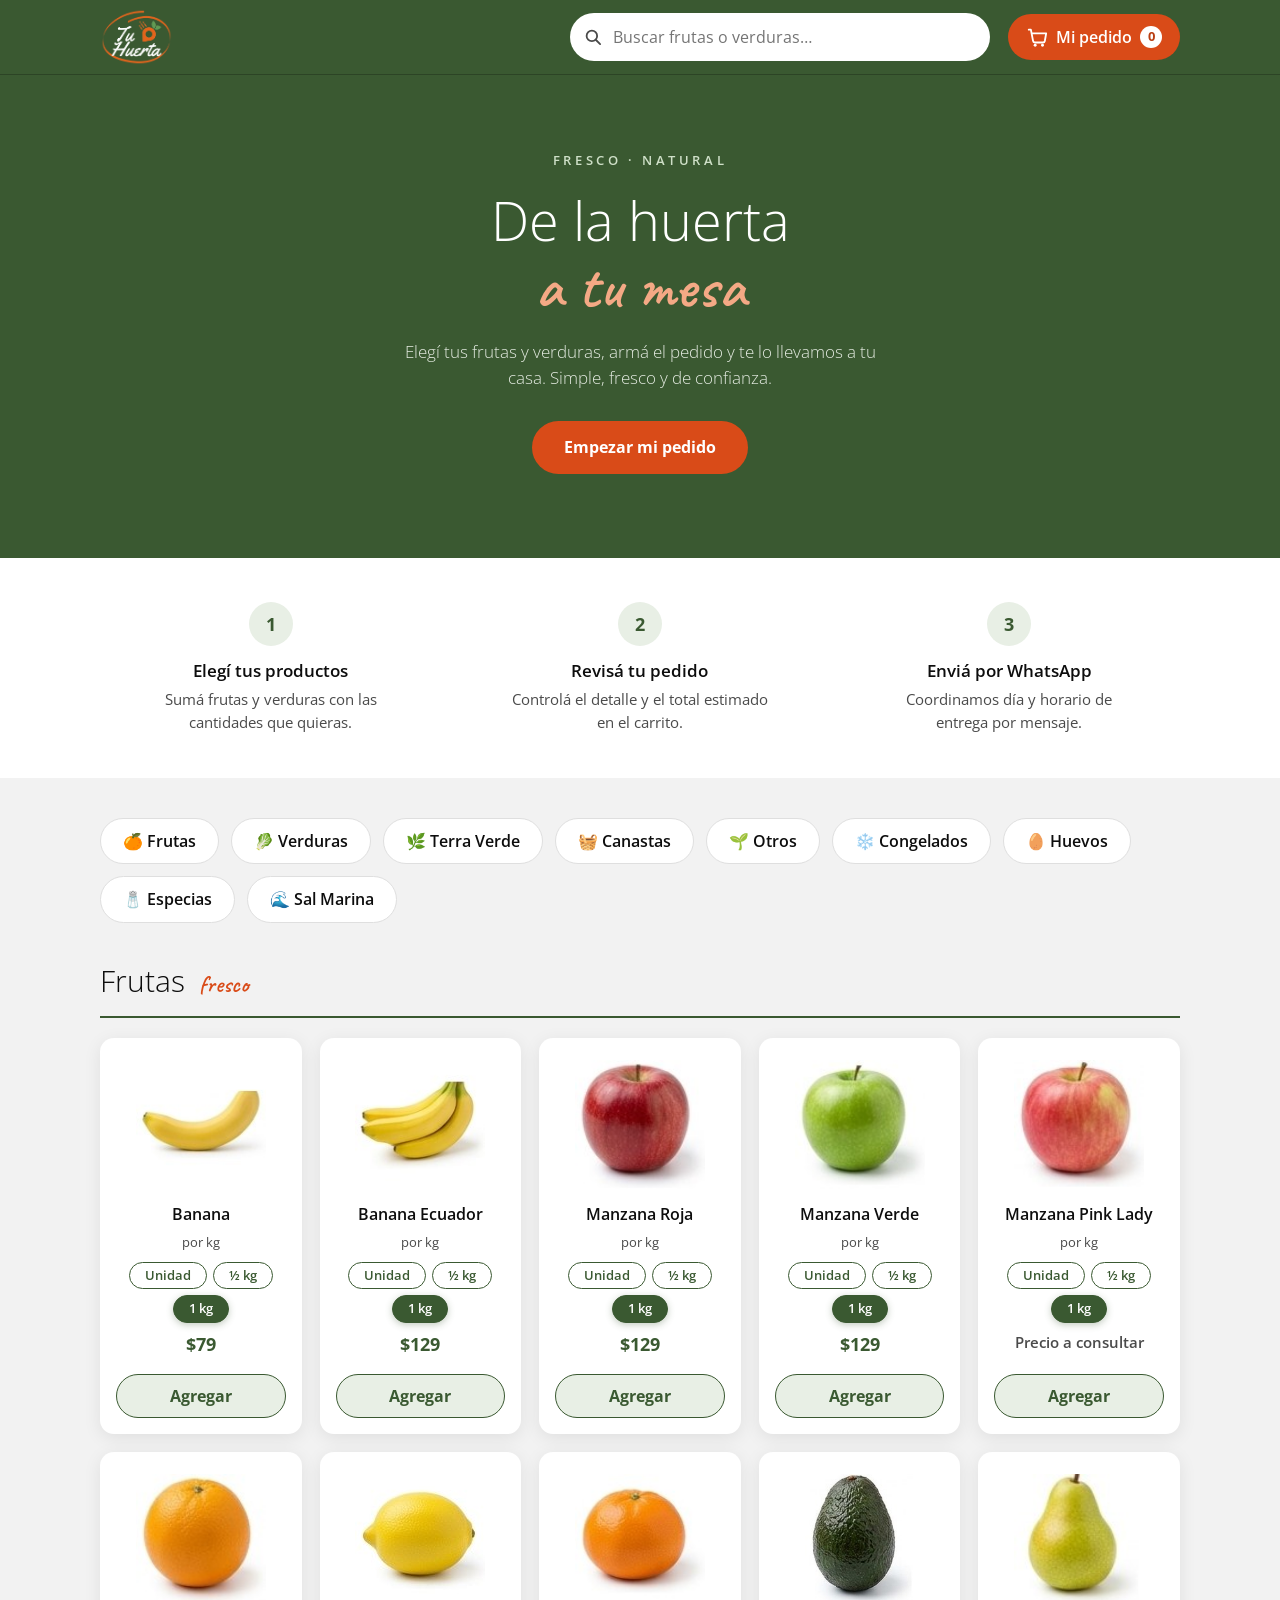
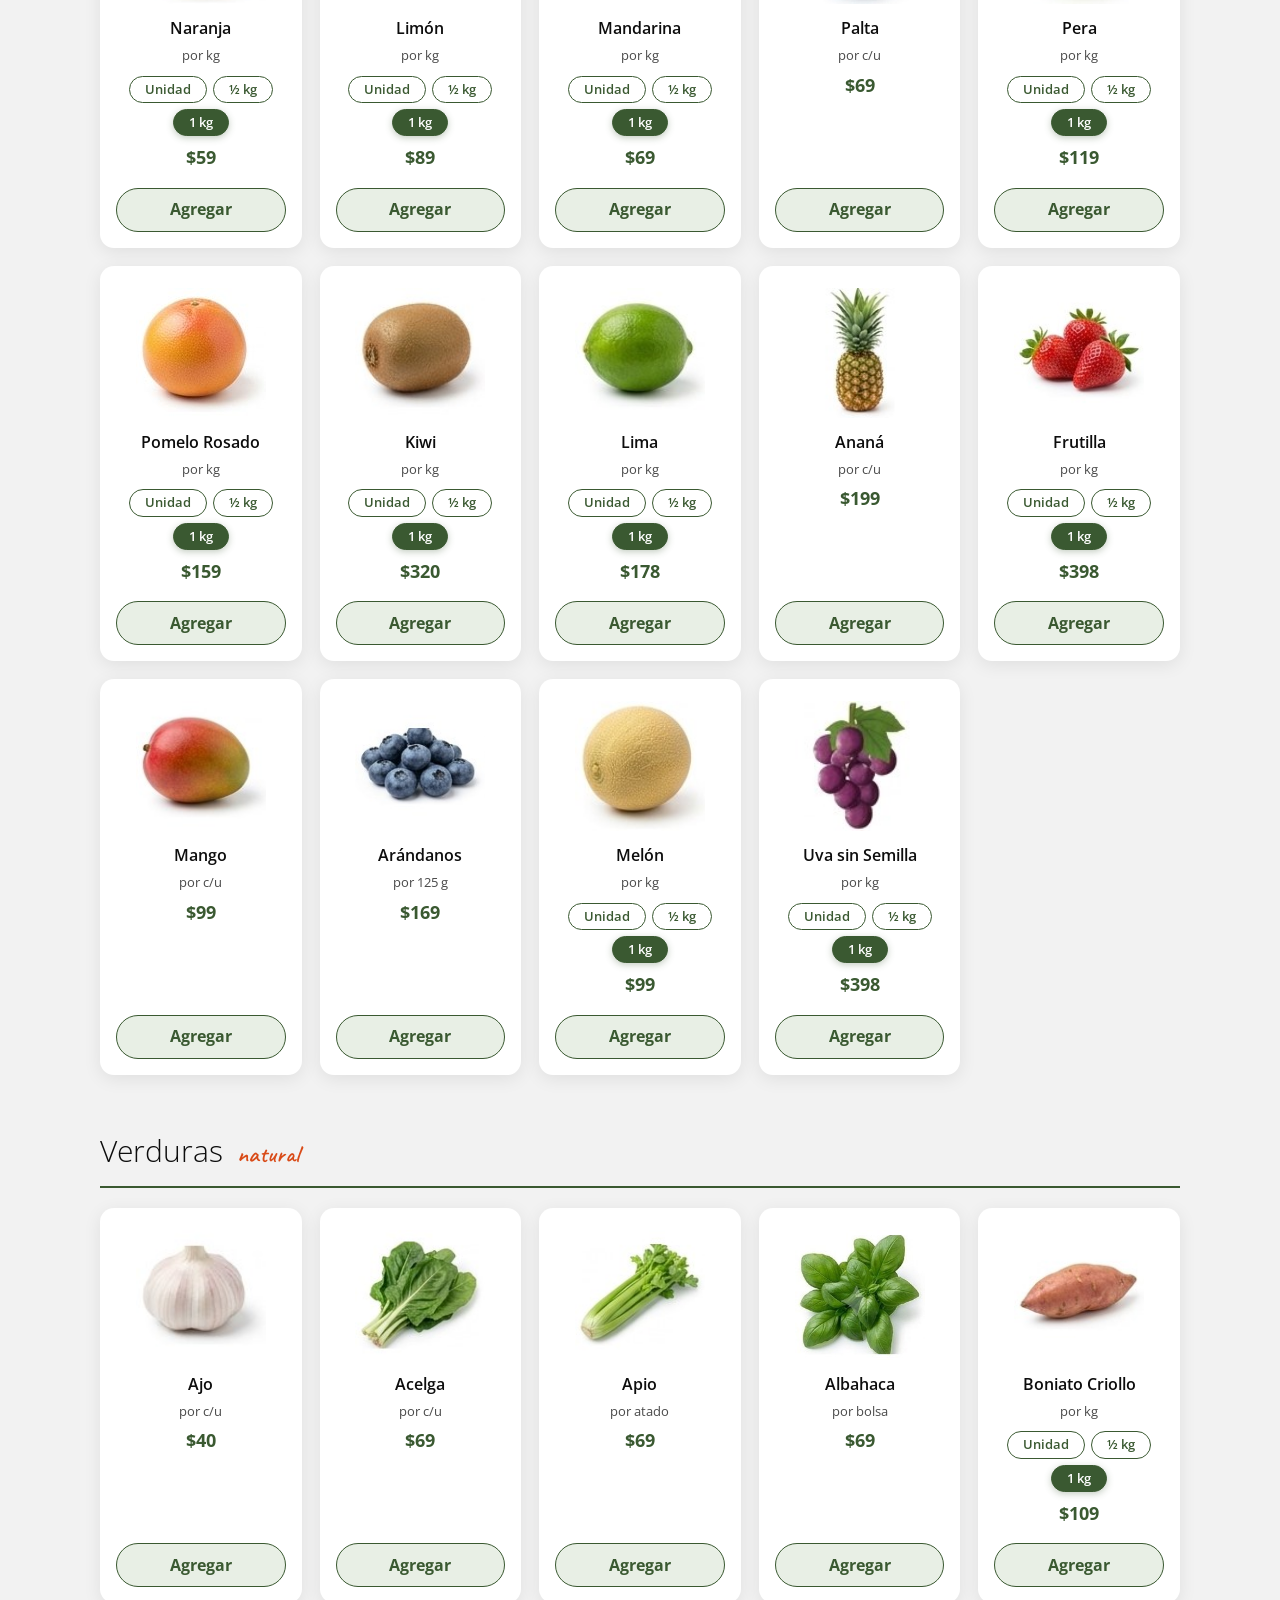
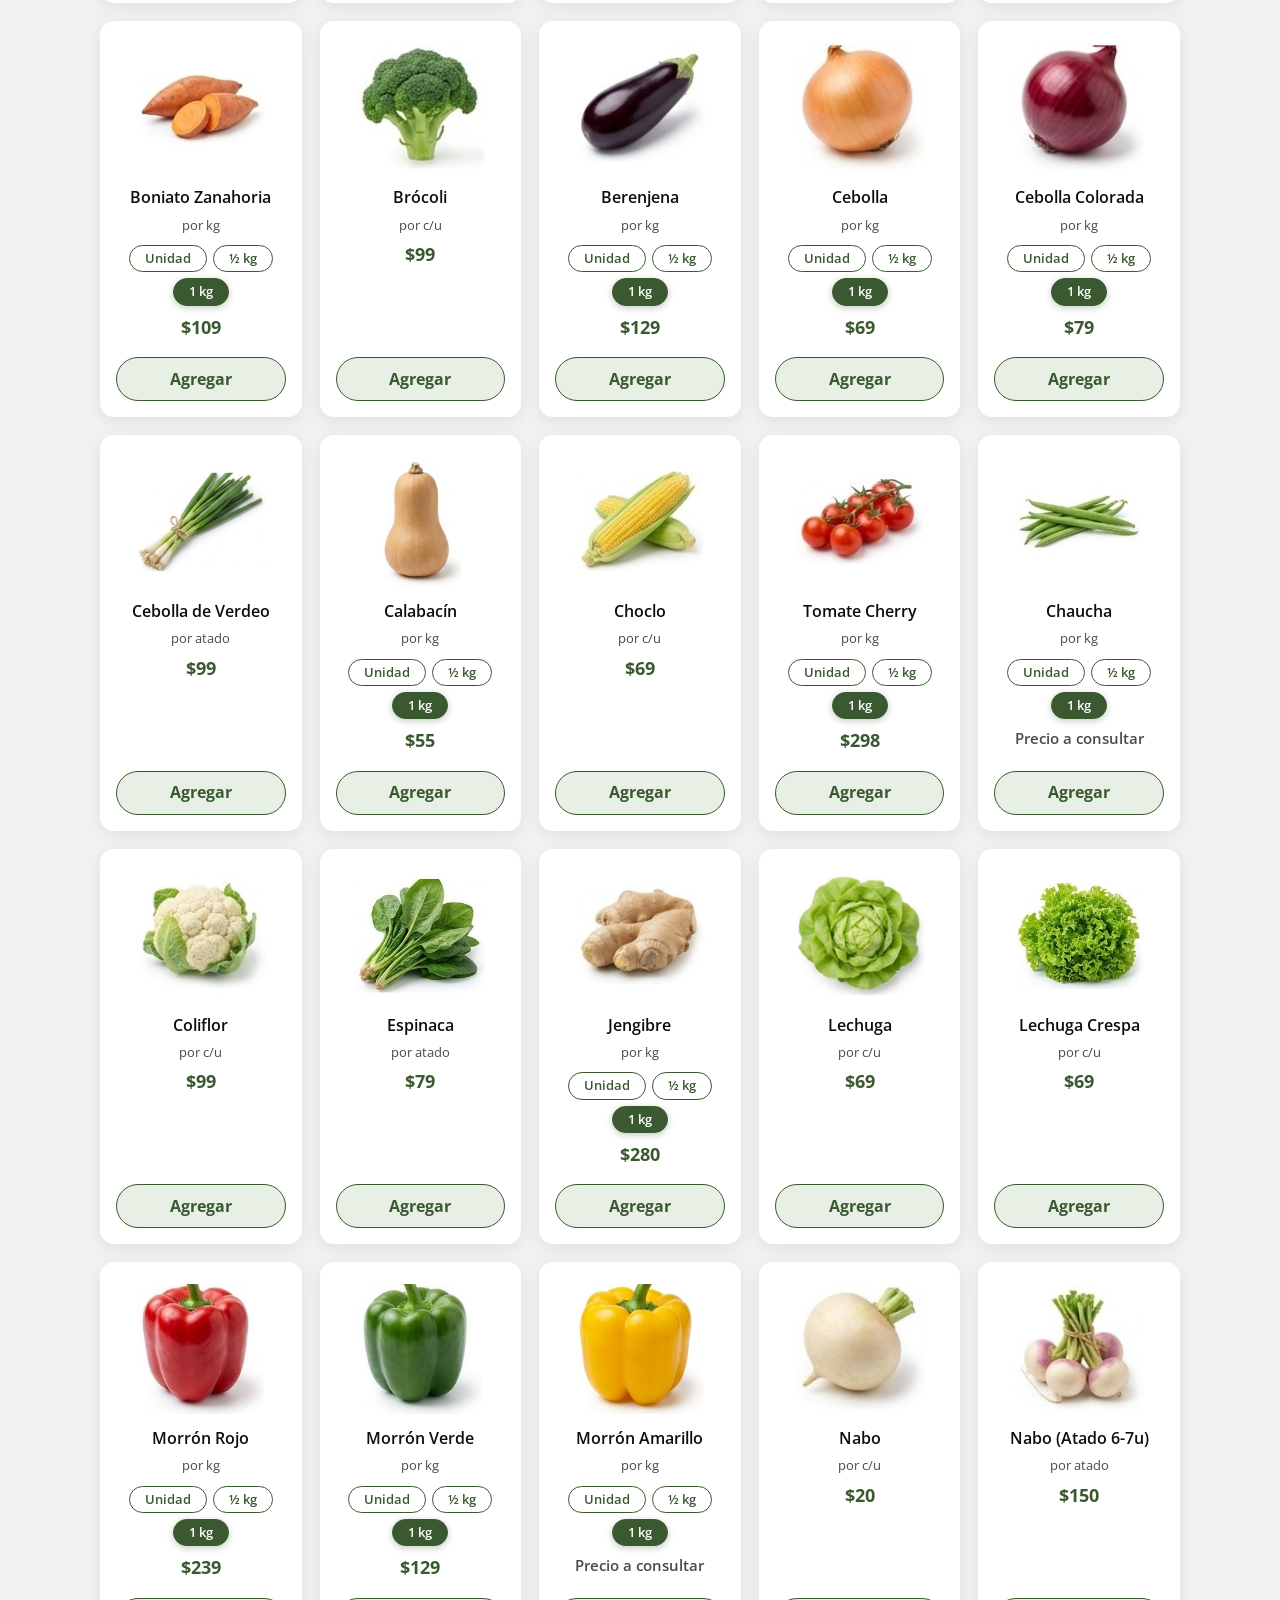
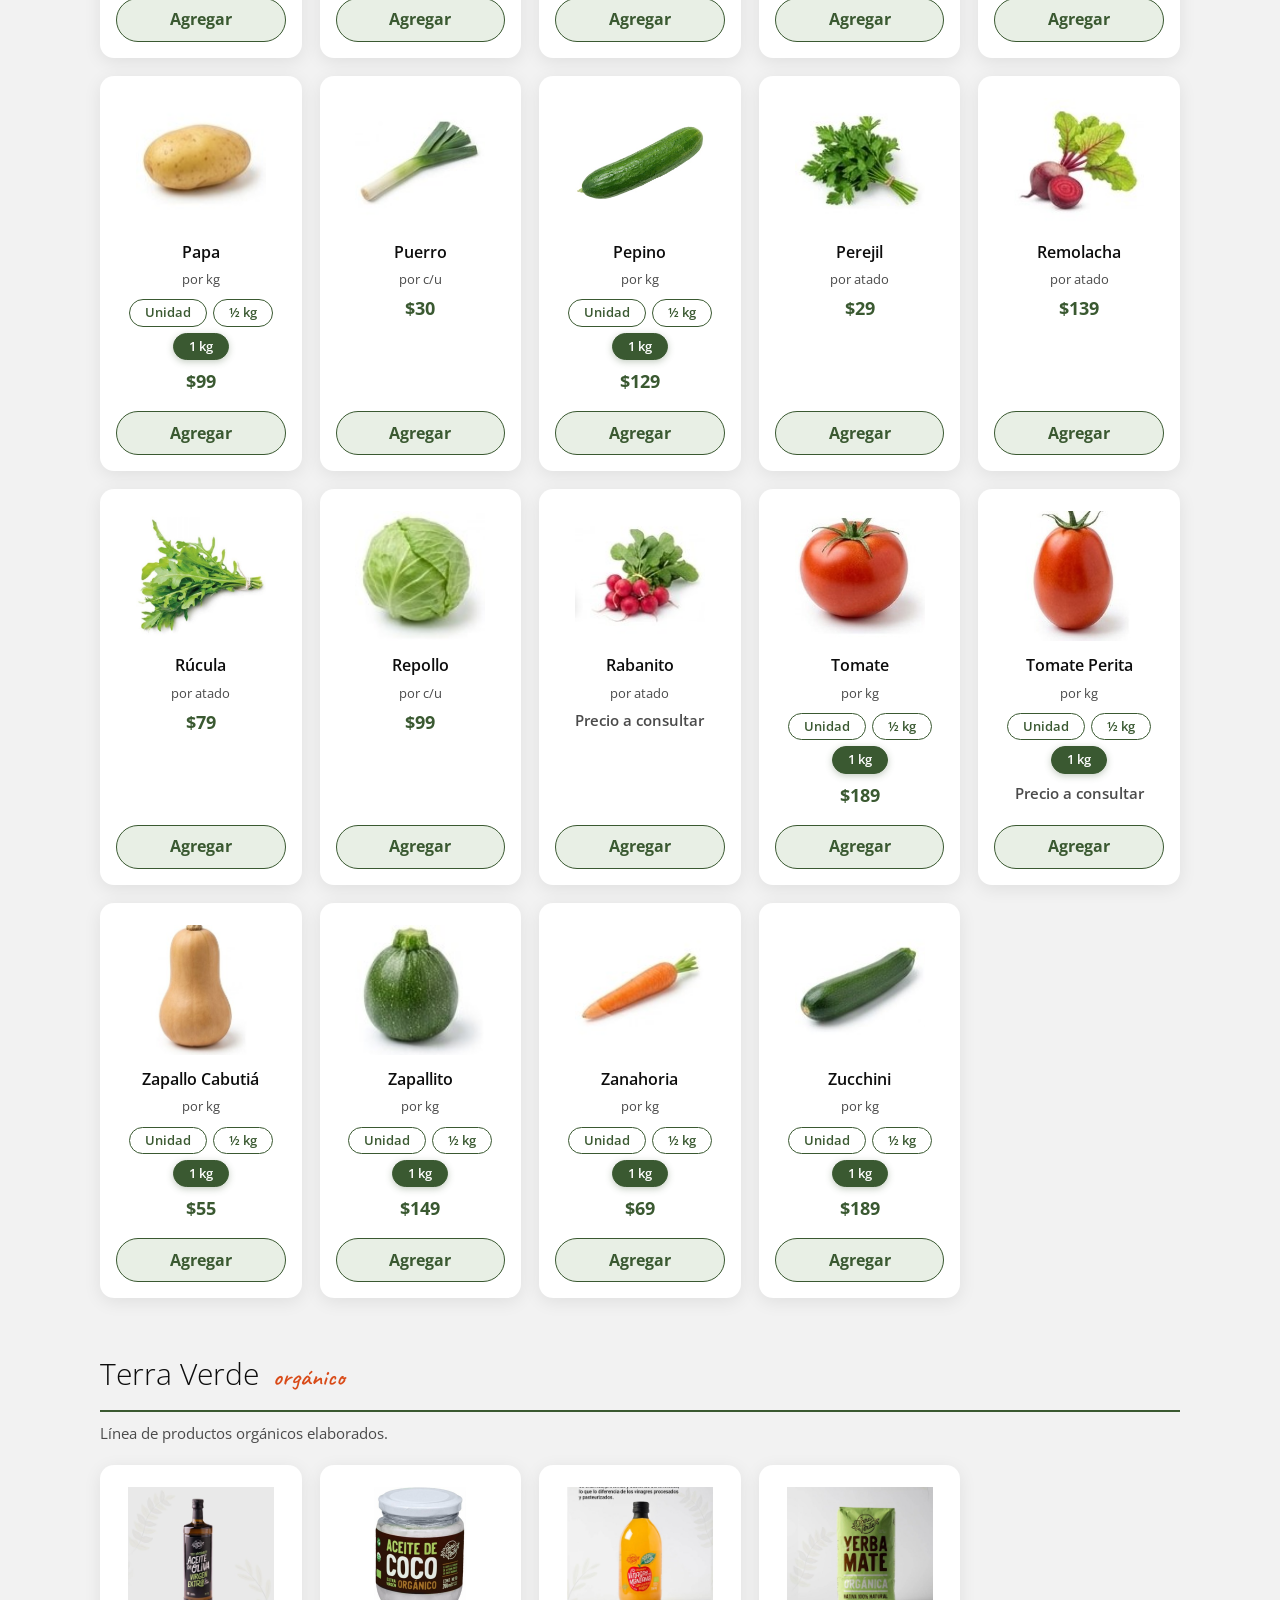
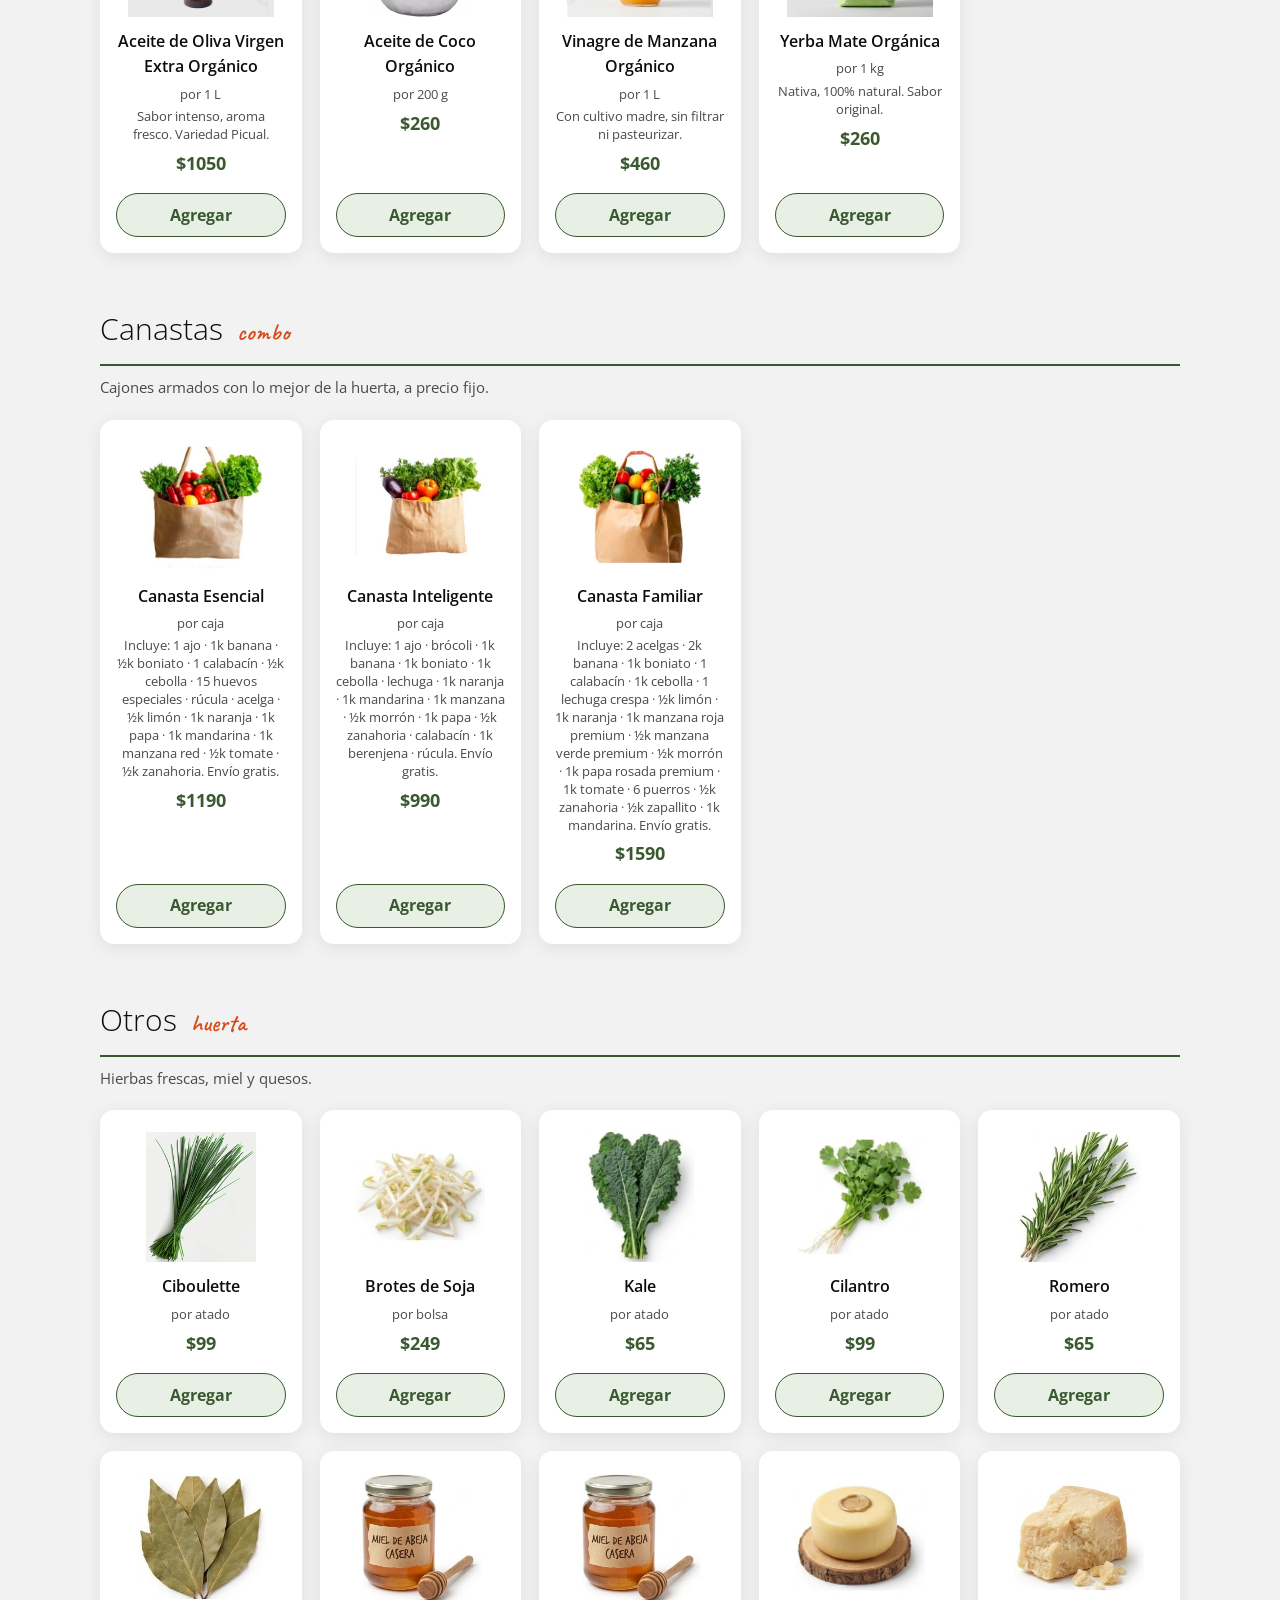
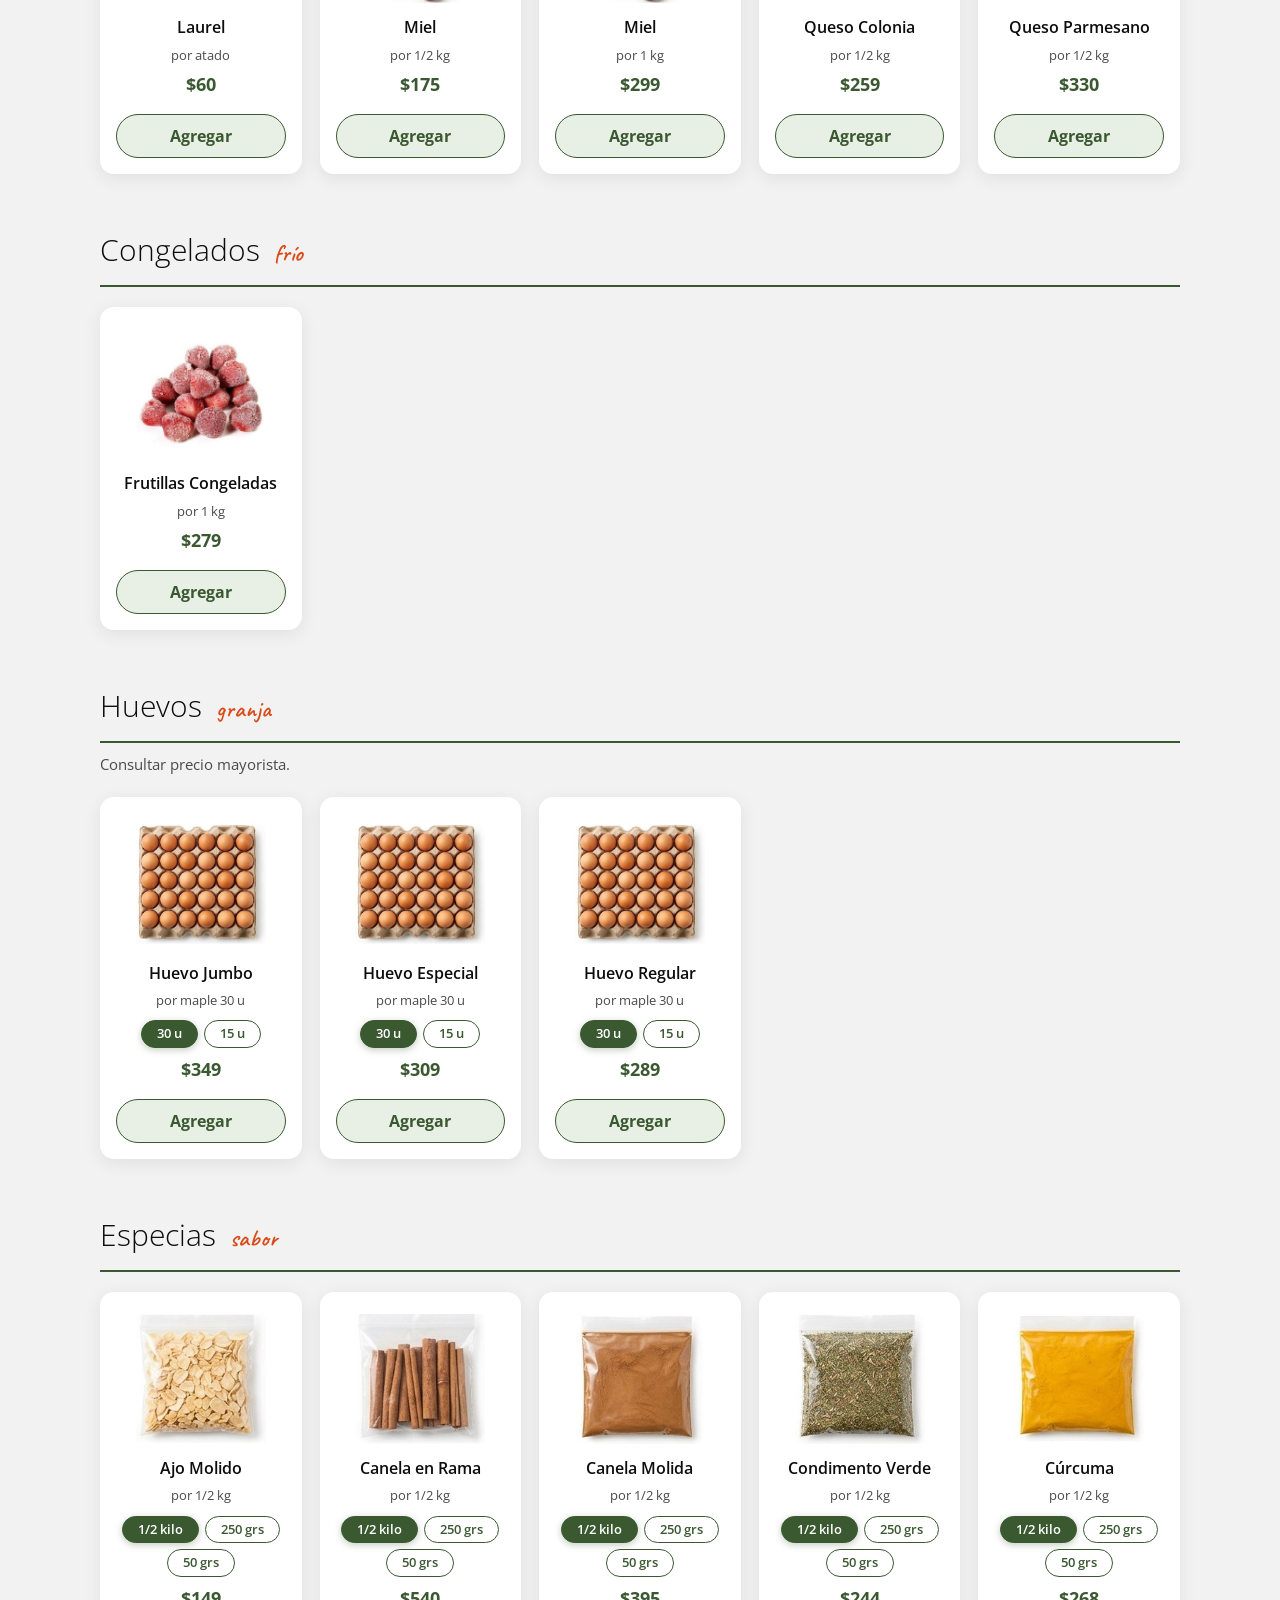
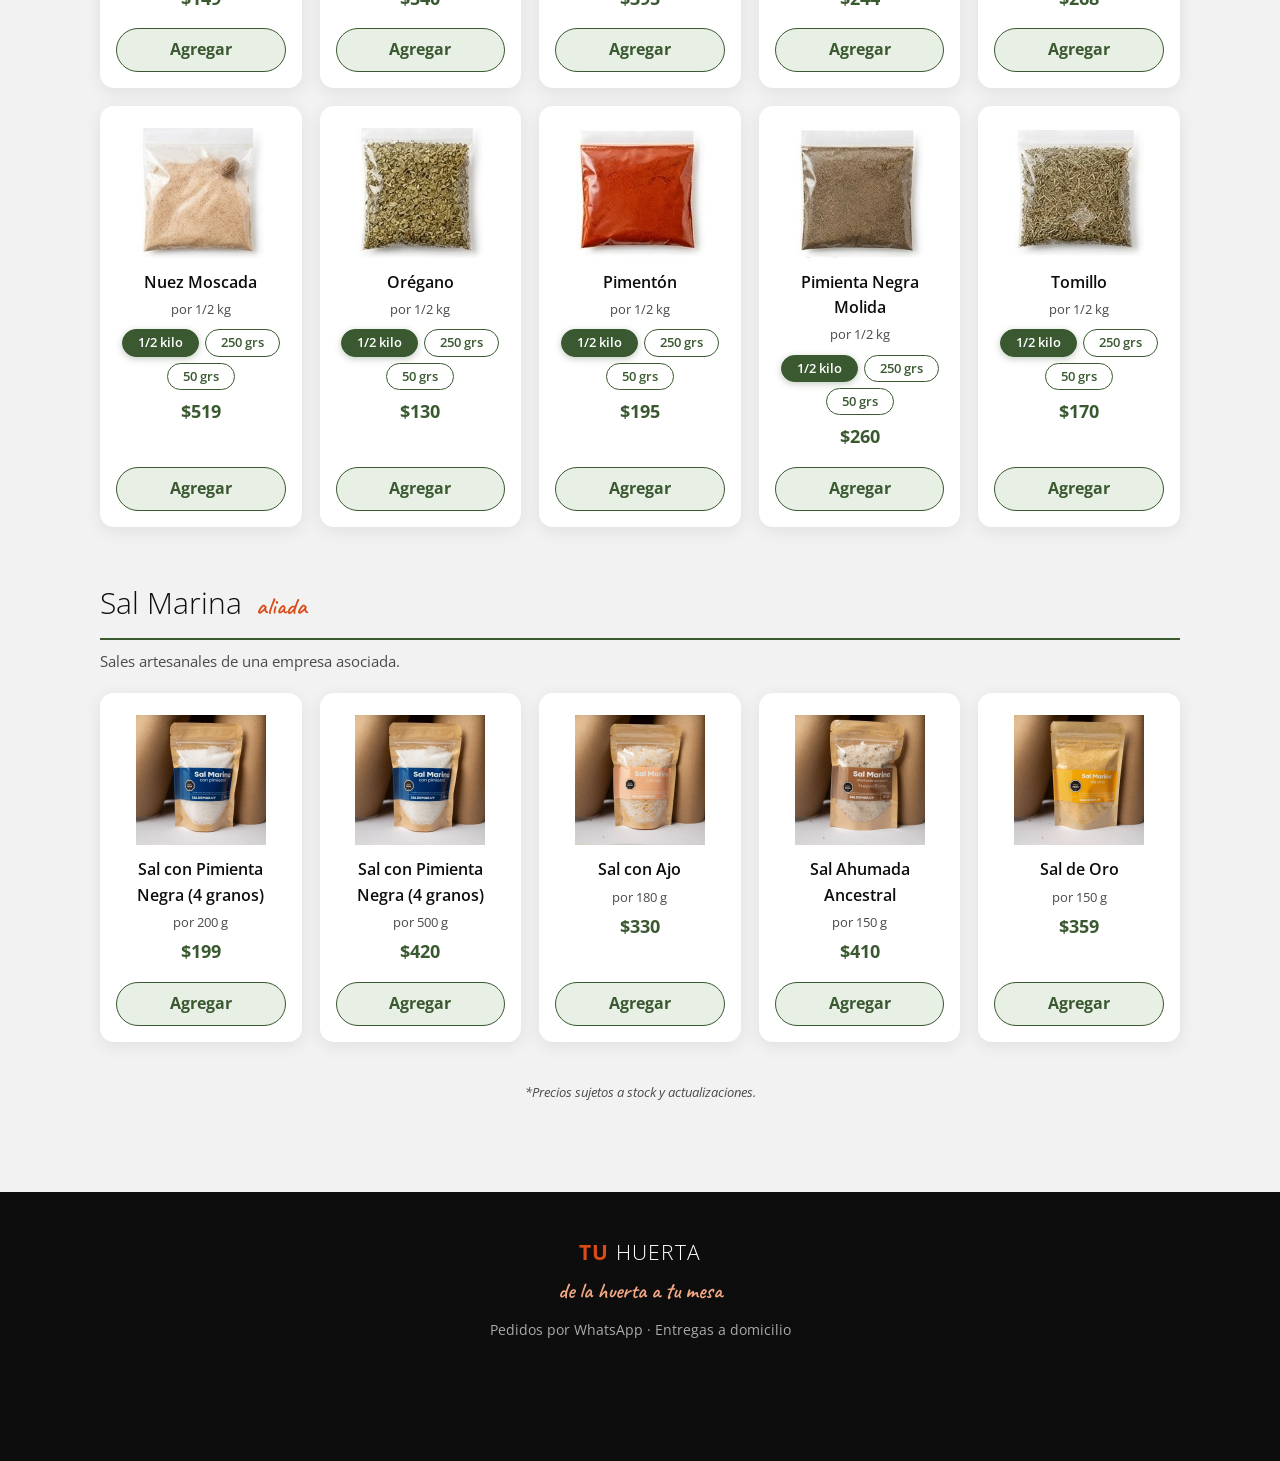
<file: opcion-8-marca-oficial/index.html>
<!DOCTYPE html>
<html lang="es">
<head>
<meta charset="UTF-8">
<meta name="viewport" content="width=device-width, initial-scale=1.0">
<meta name="description" content="Tu Huerta — frutas y verduras frescas, de la huerta a tu mesa. Armá tu pedido online y recibilo en tu casa.">
<title>Tu Huerta — Hacé tu pedido</title>
<link rel="icon" href="assets/logo.png" type="image/png">
<link rel="preconnect" href="https://fonts.googleapis.com">
<link rel="preconnect" href="https://fonts.gstatic.com" crossorigin>
<link href="https://fonts.googleapis.com/css2?family=Open+Sans:wght@300;400;600;700&family=Caveat:wght@600&display=swap" rel="stylesheet">
<link rel="stylesheet" href="style.css?v=8">
</head>
<body>

<a class="skip-link" href="#productos">Saltar al catálogo de productos</a>

<!-- ===== Header ===== -->
<header class="site-header">
  <div class="header-inner">
    <a href="#" class="brand" aria-label="Tu Huerta — inicio">
      <img class="brand-logo-img" src="assets/logo.png" alt="Tu Huerta" width="160" height="126">
    </a>

    <div class="search-wrap" role="search">
      <label class="visually-hidden" for="searchInput">Buscar productos</label>
      <svg class="search-icon" width="18" height="18" viewBox="0 0 24 24" aria-hidden="true" focusable="false"><circle cx="10.5" cy="10.5" r="7" fill="none" stroke="currentColor" stroke-width="2.4"/><line x1="16" y1="16" x2="21.5" y2="21.5" stroke="currentColor" stroke-width="2.4" stroke-linecap="round"/></svg>
      <input id="searchInput" type="search" placeholder="Buscar frutas o verduras…" autocomplete="off">
    </div>

    <button id="cartBtn" class="cart-btn" aria-haspopup="dialog" aria-controls="cartDrawer">
      <svg width="22" height="22" viewBox="0 0 24 24" aria-hidden="true" focusable="false"><path d="M3 4h2.3l2.4 12.2A2 2 0 0 0 9.66 18h8.9a2 2 0 0 0 1.96-1.6L22 8H6.2" fill="none" stroke="currentColor" stroke-width="2" stroke-linecap="round" stroke-linejoin="round"/><circle cx="10" cy="21" r="1.6" fill="currentColor"/><circle cx="18" cy="21" r="1.6" fill="currentColor"/></svg>
      <span>Mi pedido</span>
      <span id="cartCount" class="cart-count" aria-hidden="true">0</span>
      <span id="cartCountSr" class="visually-hidden">0 productos en el pedido</span>
    </button>
  </div>
</header>

<!-- ===== Hero ===== -->
<section class="hero" aria-labelledby="hero-title">
  <div class="hero-inner">
    <p class="hero-tag">Fresco <span aria-hidden="true">·</span> Natural</p>
    <h1 id="hero-title">De la huerta <span class="hand">a tu mesa</span></h1>
    <p class="hero-sub">Elegí tus frutas y verduras, armá el pedido y te lo llevamos a tu casa. Simple, fresco y de confianza.</p>
    <a class="btn-primary" href="#productos">Empezar mi pedido</a>
  </div>
</section>

<!-- ===== Cómo funciona ===== -->
<section class="steps" aria-label="Cómo hacer tu pedido">
  <ol class="steps-list">
    <li><span class="step-num" aria-hidden="true">1</span><h2>Elegí tus productos</h2><p>Sumá frutas y verduras con las cantidades que quieras.</p></li>
    <li><span class="step-num" aria-hidden="true">2</span><h2>Revisá tu pedido</h2><p>Controlá el detalle y el total estimado en el carrito.</p></li>
    <li><span class="step-num" aria-hidden="true">3</span><h2>Enviá por WhatsApp</h2><p>Coordinamos día y horario de entrega por mensaje.</p></li>
  </ol>
</section>

<!-- ===== Catálogo ===== -->
<main id="productos" class="catalog">
  <nav class="cat-nav" aria-label="Categorías de productos">
    <a href="#frutas">🍊 Frutas</a>
    <a href="#verduras">🥬 Verduras</a>
    <a href="#terra-verde">🌿 Terra Verde</a>
    <a href="#canastas">🧺 Canastas</a>
    <a href="#otros">🌱 Otros</a>
    <a href="#congelados">❄️ Congelados</a>
    <a href="#huevos">🥚 Huevos</a>
    <a href="#especias">🧂 Especias</a>
    <a href="#sal-marina">🌊 Sal Marina</a>
  </nav>

  <p id="resultCount" class="visually-hidden" role="status" aria-live="polite"></p>

  <section id="frutas" class="cat-section" aria-labelledby="frutas-title">
    <h2 id="frutas-title" class="cat-title">Frutas <span class="hand cat-hand" aria-hidden="true">fresco</span></h2>
    <ul class="product-grid" data-cat="frutas"></ul>
  </section>

  <section id="verduras" class="cat-section" aria-labelledby="verduras-title">
    <h2 id="verduras-title" class="cat-title">Verduras <span class="hand cat-hand" aria-hidden="true">natural</span></h2>
    <ul class="product-grid" data-cat="verduras"></ul>
  </section>

  <section id="terra-verde" class="cat-section" aria-labelledby="terra-verde-title">
    <h2 id="terra-verde-title" class="cat-title">Terra Verde <span class="hand cat-hand" aria-hidden="true">orgánico</span></h2>
    <p class="cat-desc">Línea de productos orgánicos elaborados.</p>
    <ul class="product-grid" data-cat="terra-verde"></ul>
  </section>

  <section id="canastas" class="cat-section" aria-labelledby="canastas-title">
    <h2 id="canastas-title" class="cat-title">Canastas <span class="hand cat-hand" aria-hidden="true">combo</span></h2>
    <p class="cat-desc">Cajones armados con lo mejor de la huerta, a precio fijo.</p>
    <ul class="product-grid" data-cat="canastas"></ul>
  </section>

  <section id="otros" class="cat-section" aria-labelledby="otros-title">
    <h2 id="otros-title" class="cat-title">Otros <span class="hand cat-hand" aria-hidden="true">huerta</span></h2>
    <p class="cat-desc">Hierbas frescas, miel y quesos.</p>
    <ul class="product-grid" data-cat="otros"></ul>
  </section>

  <section id="congelados" class="cat-section" aria-labelledby="congelados-title">
    <h2 id="congelados-title" class="cat-title">Congelados <span class="hand cat-hand" aria-hidden="true">frío</span></h2>
    <ul class="product-grid" data-cat="congelados"></ul>
  </section>

  <section id="huevos" class="cat-section" aria-labelledby="huevos-title">
    <h2 id="huevos-title" class="cat-title">Huevos <span class="hand cat-hand" aria-hidden="true">granja</span></h2>
    <p class="cat-desc">Consultar precio mayorista.</p>
    <ul class="product-grid" data-cat="huevos"></ul>
  </section>

  <section id="especias" class="cat-section" aria-labelledby="especias-title">
    <h2 id="especias-title" class="cat-title">Especias <span class="hand cat-hand" aria-hidden="true">sabor</span></h2>
    <ul class="product-grid" data-cat="especias"></ul>
  </section>

  <section id="sal-marina" class="cat-section" aria-labelledby="sal-marina-title">
    <h2 id="sal-marina-title" class="cat-title">Sal Marina <span class="hand cat-hand" aria-hidden="true">aliada</span></h2>
    <p class="cat-desc">Sales artesanales de una empresa asociada.</p>
    <ul class="product-grid" data-cat="sal-marina"></ul>
  </section>

  <p id="emptySearch" class="empty-search" hidden>No encontramos productos con ese nombre. Probá con otra palabra.</p>
  <p class="stock-note">*Precios sujetos a stock y actualizaciones.</p>
</main>

<!-- ===== Footer ===== -->
<footer class="site-footer">
  <div class="footer-inner">
    <p class="footer-brand"><strong>TU</strong> HUERTA</p>
    <p class="hand footer-hand">de la huerta a tu mesa</p>
    <p class="footer-note">Pedidos por WhatsApp · Entregas a domicilio</p>
  </div>
</footer>

<!-- ===== Barra resumen (móvil) ===== -->
<div id="summaryBar" class="summary-bar" hidden>
  <div class="summary-info">
    <span id="summaryCount"></span>
    <strong id="summaryTotal"></strong>
  </div>
  <button class="btn-primary btn-small" id="summaryOpen">Ver pedido</button>
</div>

<!-- ===== Carrito (drawer) ===== -->
<div id="cartOverlay" class="cart-overlay" hidden></div>
<aside id="cartDrawer" class="cart-drawer" role="dialog" aria-modal="true" aria-labelledby="cartTitle" hidden>
  <header class="drawer-header">
    <h2 id="cartTitle">Mi pedido</h2>
    <button id="closeCart" class="close-btn" aria-label="Cerrar el carrito">✕</button>
  </header>

  <div id="cartItems" class="cart-items" aria-live="polite"></div>

  <form id="orderForm" class="order-form">
    <h3>Datos de entrega</h3>
    <div class="field">
      <label for="fName">Nombre</label>
      <input id="fName" name="nombre" type="text" autocomplete="name" required>
    </div>
    <div class="field">
      <label for="fAddress">Dirección</label>
      <input id="fAddress" name="direccion" type="text" autocomplete="street-address" required>
    </div>
    <div class="field">
      <label for="fNotes">Comentarios <span class="opt">(opcional)</span></label>
      <textarea id="fNotes" name="comentarios" rows="2" placeholder="Ej.: preferencia de horario, timbre, etc."></textarea>
    </div>

    <fieldset class="field payment-field">
      <legend>Método de pago</legend>
      <label class="radio-option">
        <input type="radio" name="pago" value="Transferencia" required>
        <span>Transferencia</span>
      </label>
      <label class="radio-option">
        <input type="radio" name="pago" value="Efectivo" required>
        <span>Efectivo</span>
      </label>
    </fieldset>

    <div class="cart-total-row">
      <span>Total estimado</span>
      <strong id="cartTotal">$0</strong>
    </div>
    <p class="total-note">El total es aproximado: algunos productos se cotizan al armar el pedido.</p>

    <button type="submit" id="checkoutBtn" class="btn-primary btn-block" disabled>
      Enviar pedido por WhatsApp
    </button>
  </form>
</aside>

<!-- ===== Aviso "compra por unidad" ===== -->
<div id="approxOverlay" class="modal-overlay" hidden></div>
<div id="approxModal" class="approx-modal" role="dialog" aria-modal="true" aria-labelledby="approxTitle" hidden>
  <span class="approx-icon" aria-hidden="true">⚖️</span>
  <h2 id="approxTitle">Compra por unidad</h2>
  <p id="approxText"></p>
  <button id="approxOk" type="button" class="btn-primary btn-block">Entendido</button>
</div>

<script src="products-data.js?v=8"></script>
<script src="script.js?v=8"></script>
</body>
</html>
</file>
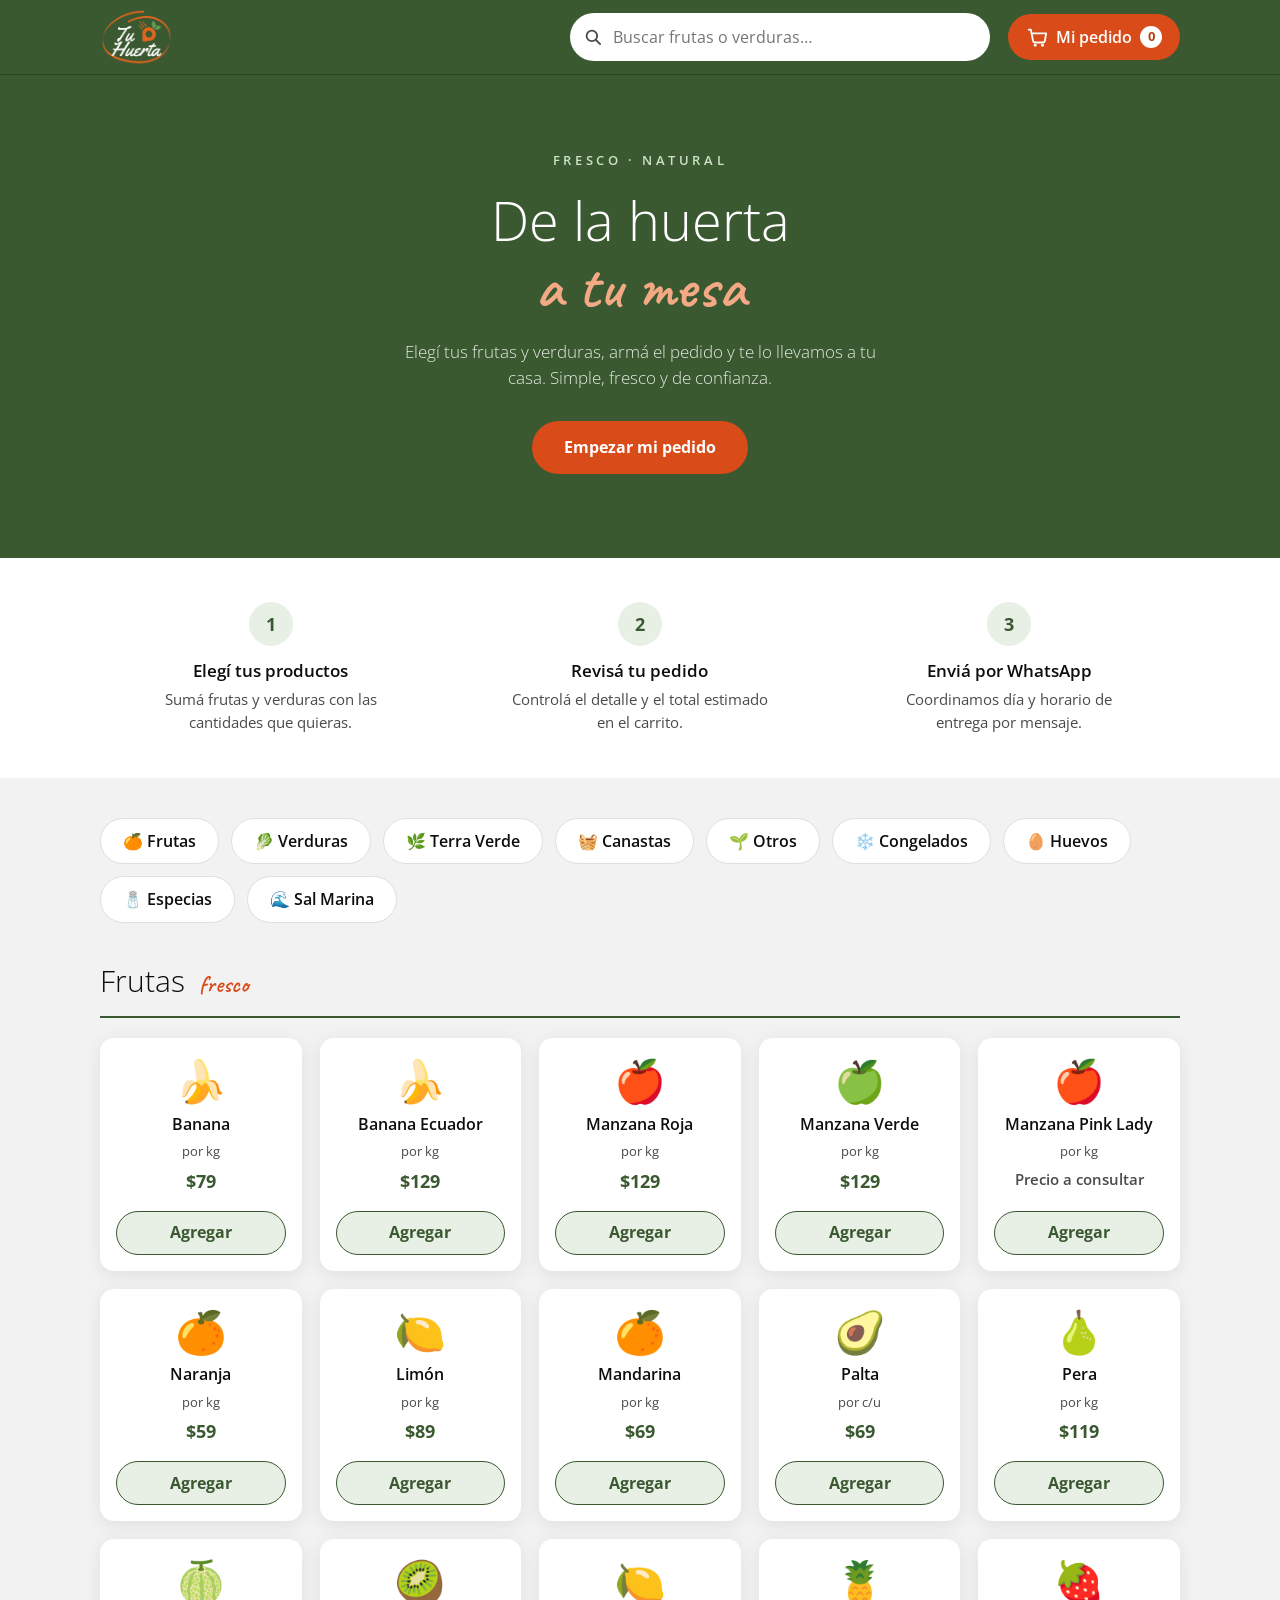
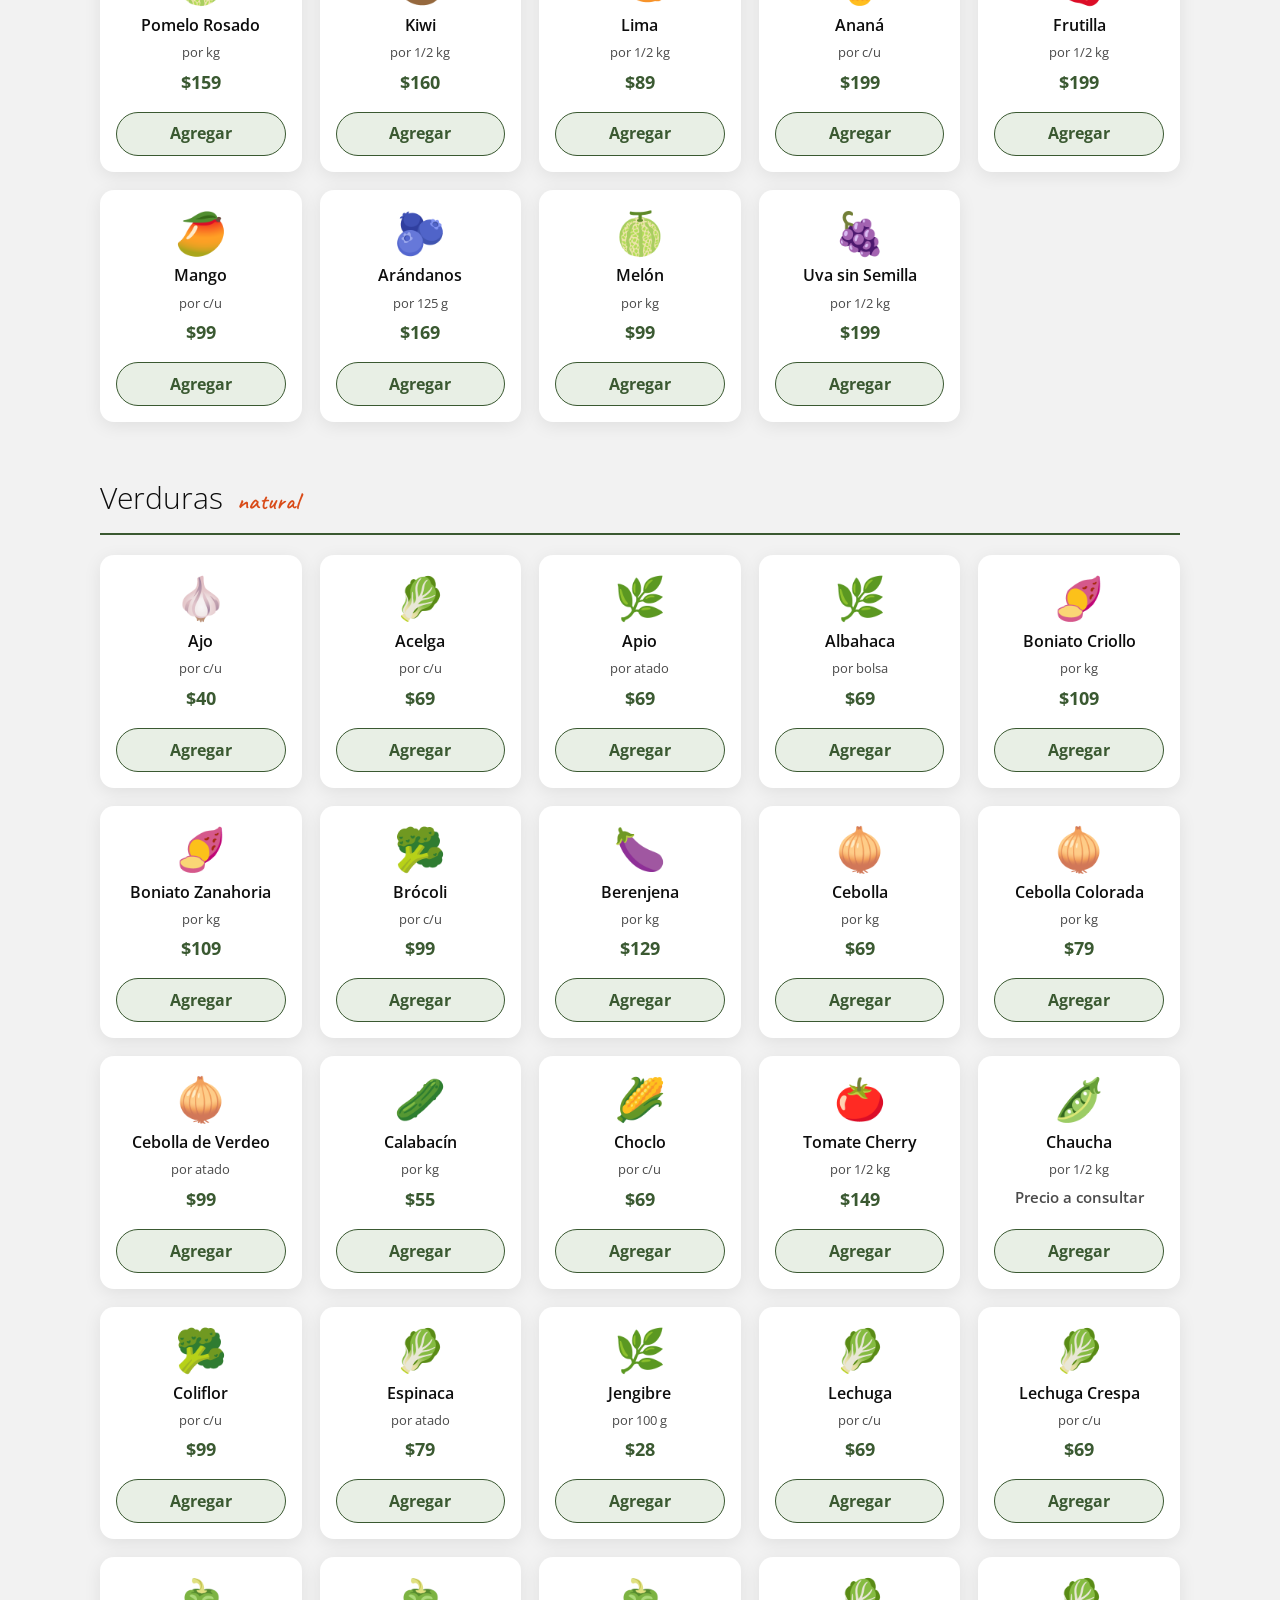
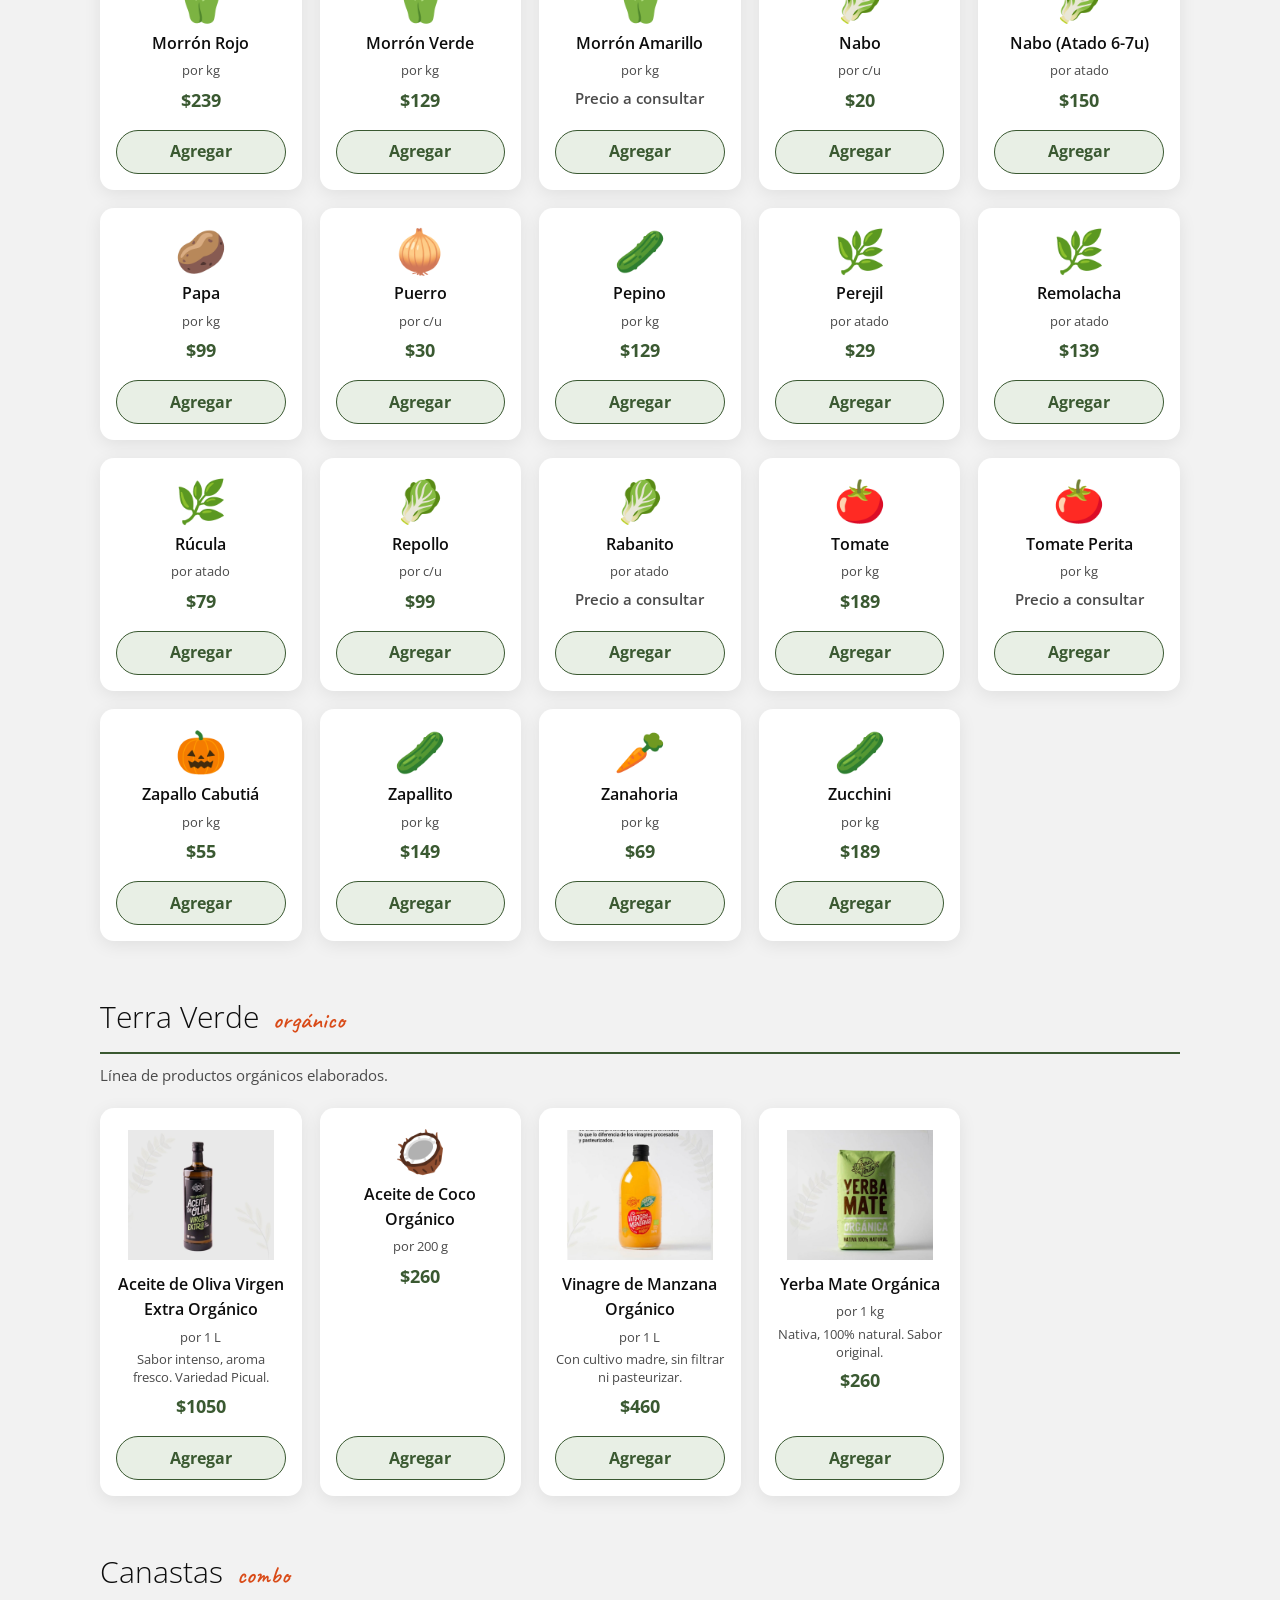
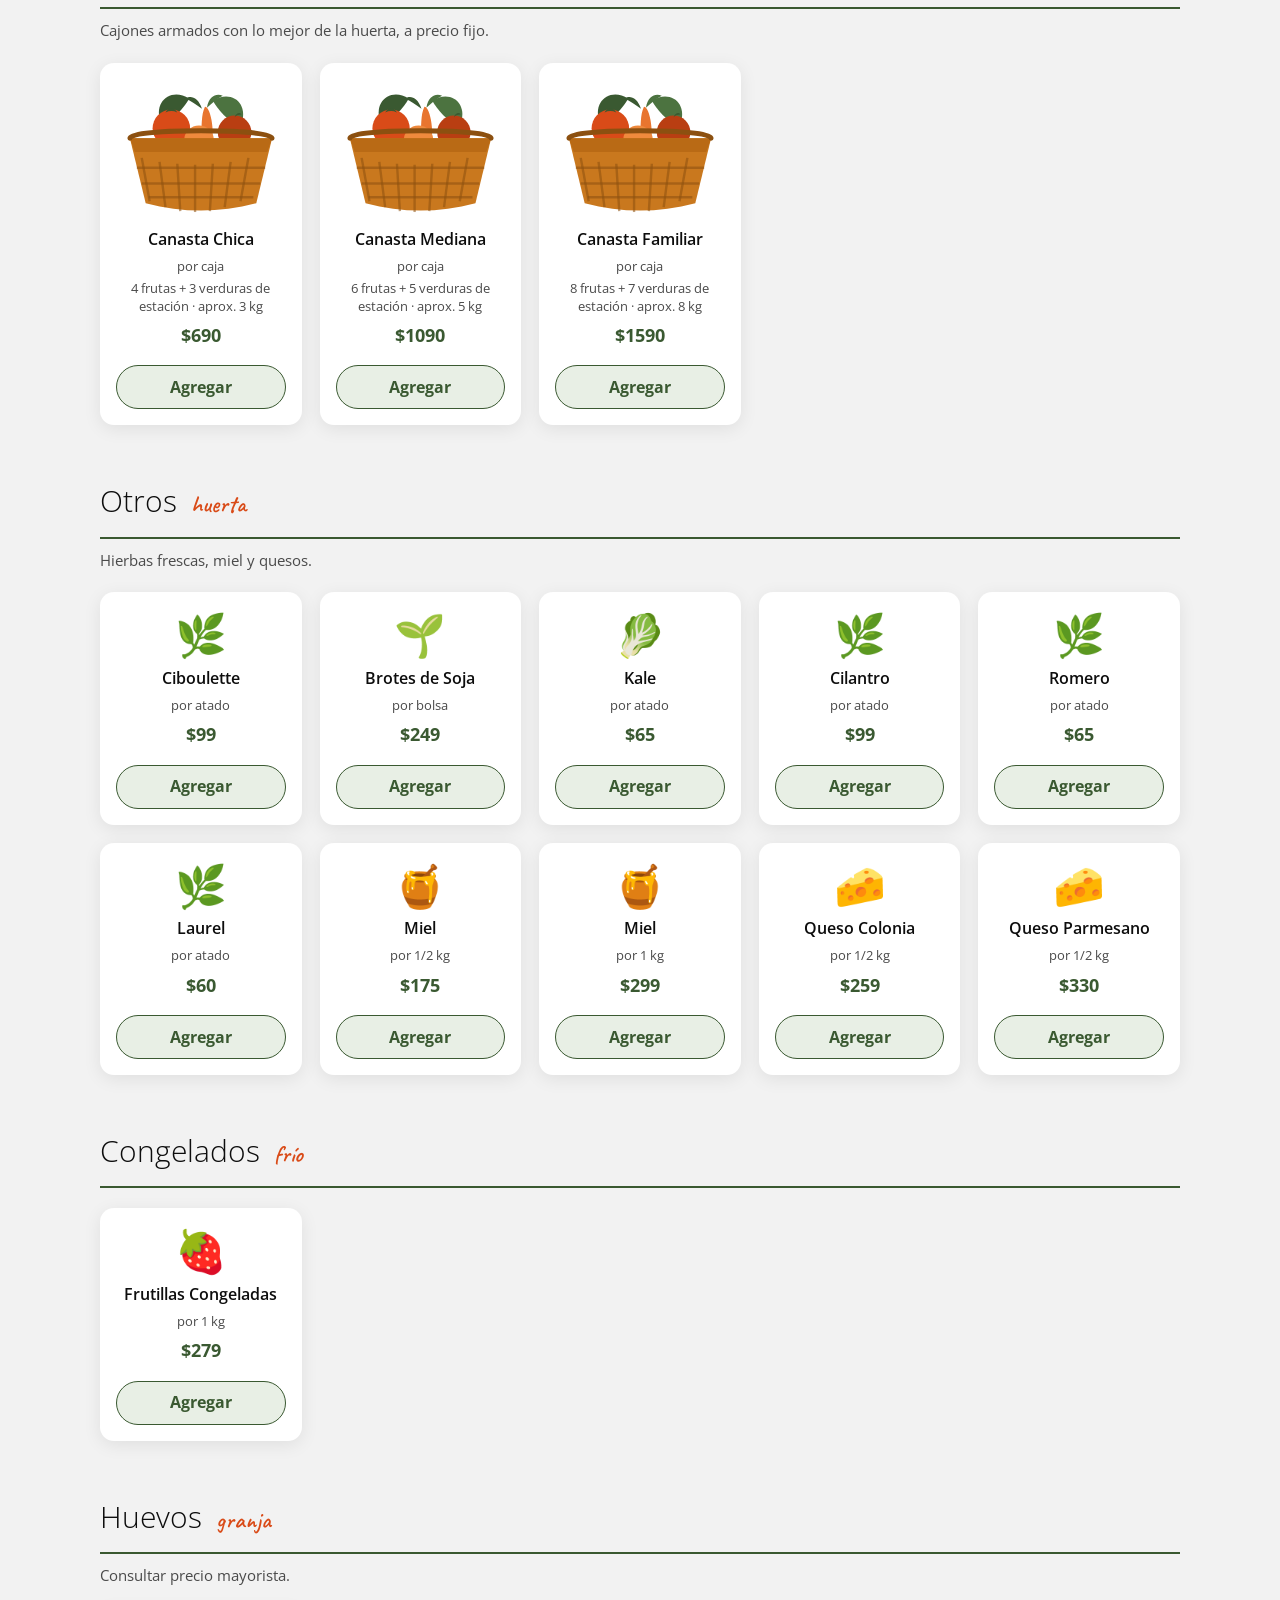
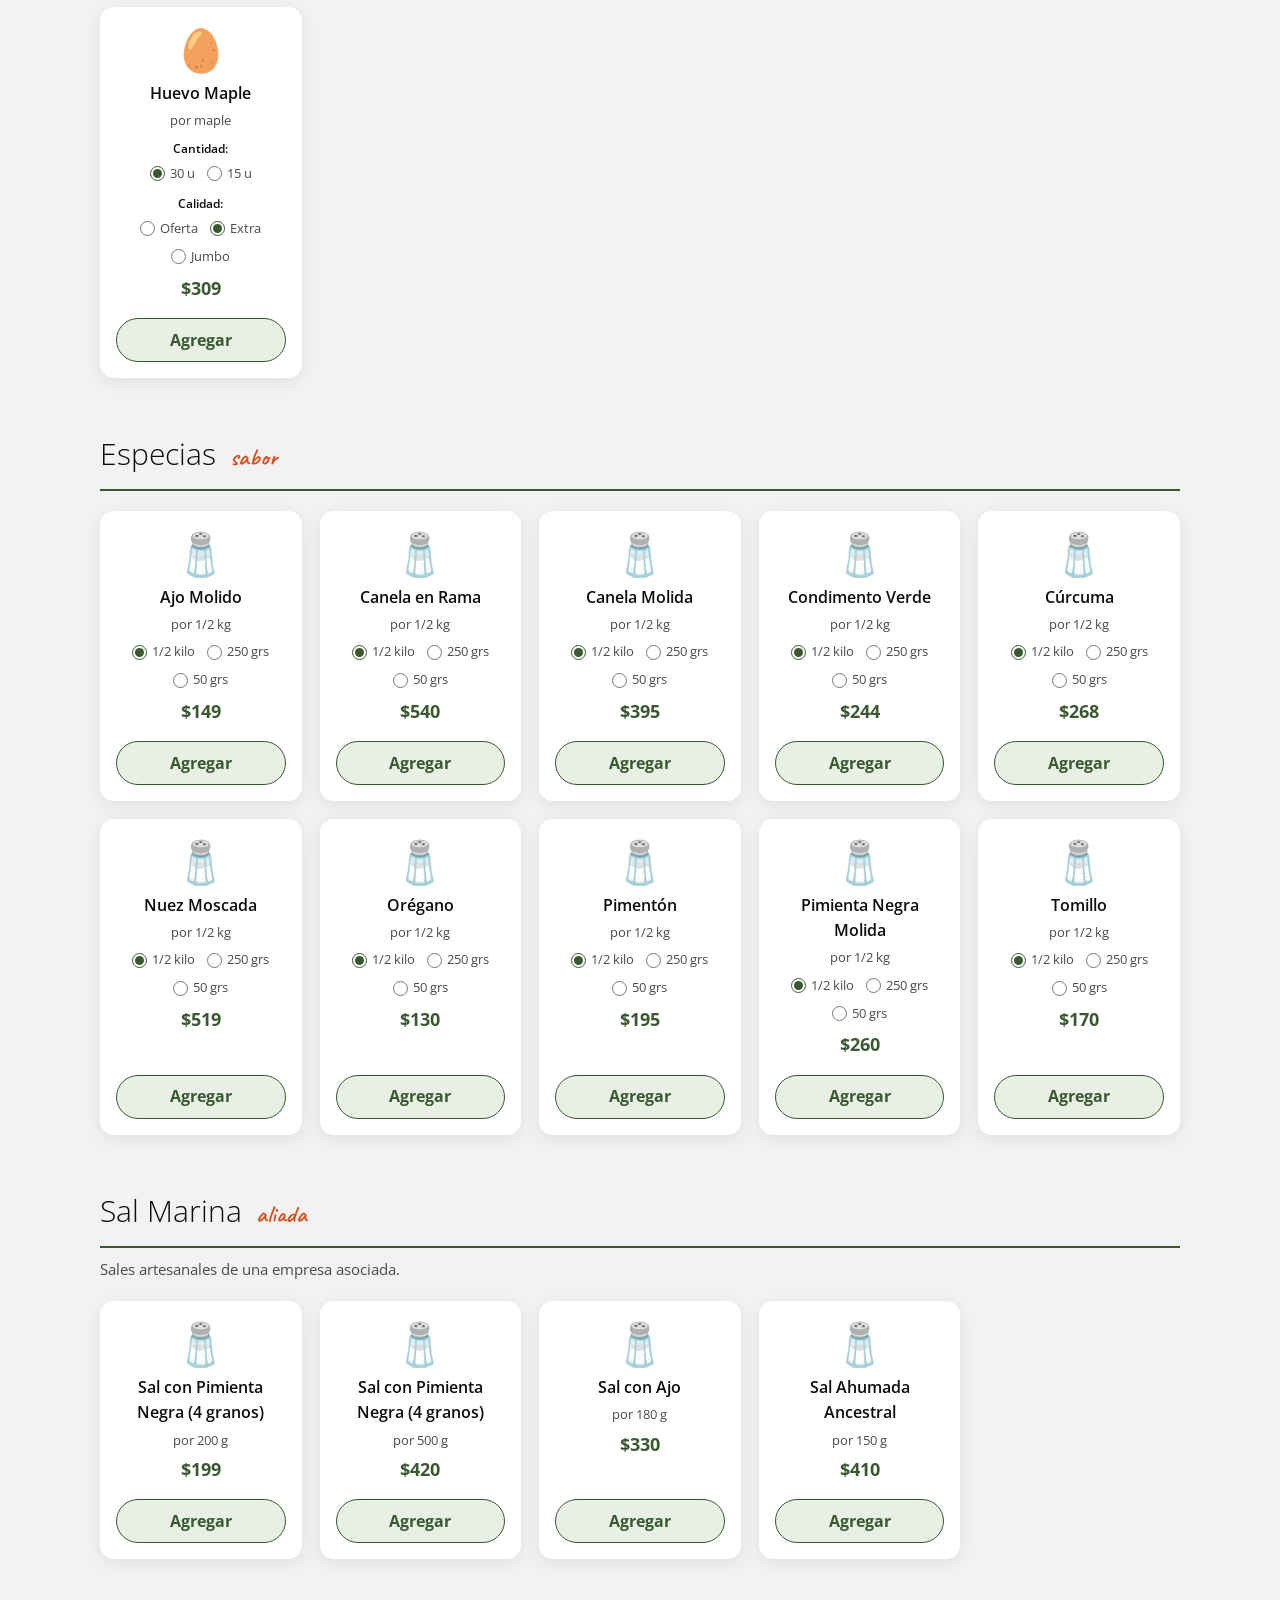
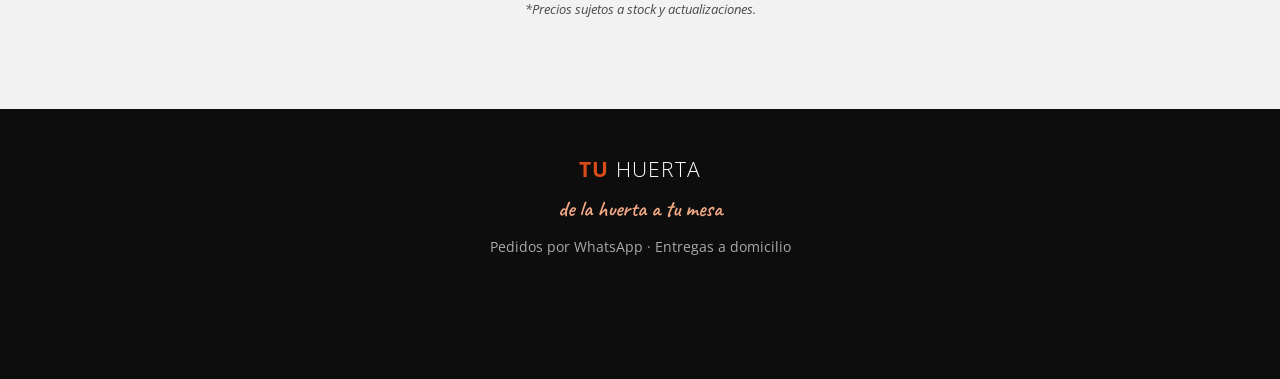
<file: TuHuertaUY/index.html>
<!DOCTYPE html>
<html lang="es">
<head>
<meta charset="UTF-8">
<meta name="viewport" content="width=device-width, initial-scale=1.0">
<meta name="description" content="Tu Huerta — frutas y verduras frescas, de la huerta a tu mesa. Armá tu pedido online y recibilo en tu casa.">
<title>Tu Huerta — Hacé tu pedido</title>
<link rel="icon" href="assets/logo.png" type="image/png">
<link rel="preconnect" href="https://fonts.googleapis.com">
<link rel="preconnect" href="https://fonts.gstatic.com" crossorigin>
<link href="https://fonts.googleapis.com/css2?family=Open+Sans:wght@300;400;600;700&family=Caveat:wght@600&display=swap" rel="stylesheet">
<link rel="stylesheet" href="style.css">
</head>
<body>

<a class="skip-link" href="#productos">Saltar al catálogo de productos</a>

<!-- ===== Header ===== -->
<header class="site-header">
  <div class="header-inner">
    <a href="#" class="brand" aria-label="Tu Huerta — inicio">
      <img class="brand-logo-img" src="assets/logo.png" alt="Tu Huerta" width="160" height="126">
    </a>

    <div class="search-wrap" role="search">
      <label class="visually-hidden" for="searchInput">Buscar productos</label>
      <svg class="search-icon" width="18" height="18" viewBox="0 0 24 24" aria-hidden="true" focusable="false"><circle cx="10.5" cy="10.5" r="7" fill="none" stroke="currentColor" stroke-width="2.4"/><line x1="16" y1="16" x2="21.5" y2="21.5" stroke="currentColor" stroke-width="2.4" stroke-linecap="round"/></svg>
      <input id="searchInput" type="search" placeholder="Buscar frutas o verduras…" autocomplete="off">
    </div>

    <button id="cartBtn" class="cart-btn" aria-haspopup="dialog" aria-controls="cartDrawer">
      <svg width="22" height="22" viewBox="0 0 24 24" aria-hidden="true" focusable="false"><path d="M3 4h2.3l2.4 12.2A2 2 0 0 0 9.66 18h8.9a2 2 0 0 0 1.96-1.6L22 8H6.2" fill="none" stroke="currentColor" stroke-width="2" stroke-linecap="round" stroke-linejoin="round"/><circle cx="10" cy="21" r="1.6" fill="currentColor"/><circle cx="18" cy="21" r="1.6" fill="currentColor"/></svg>
      <span>Mi pedido</span>
      <span id="cartCount" class="cart-count" aria-hidden="true">0</span>
      <span id="cartCountSr" class="visually-hidden">0 productos en el pedido</span>
    </button>
  </div>
</header>

<!-- ===== Hero ===== -->
<section class="hero" aria-labelledby="hero-title">
  <div class="hero-inner">
    <p class="hero-tag">Fresco <span aria-hidden="true">·</span> Natural</p>
    <h1 id="hero-title">De la huerta <span class="hand">a tu mesa</span></h1>
    <p class="hero-sub">Elegí tus frutas y verduras, armá el pedido y te lo llevamos a tu casa. Simple, fresco y de confianza.</p>
    <a class="btn-primary" href="#productos">Empezar mi pedido</a>
  </div>
</section>

<!-- ===== Cómo funciona ===== -->
<section class="steps" aria-label="Cómo hacer tu pedido">
  <ol class="steps-list">
    <li><span class="step-num" aria-hidden="true">1</span><h2>Elegí tus productos</h2><p>Sumá frutas y verduras con las cantidades que quieras.</p></li>
    <li><span class="step-num" aria-hidden="true">2</span><h2>Revisá tu pedido</h2><p>Controlá el detalle y el total estimado en el carrito.</p></li>
    <li><span class="step-num" aria-hidden="true">3</span><h2>Enviá por WhatsApp</h2><p>Coordinamos día y horario de entrega por mensaje.</p></li>
  </ol>
</section>

<!-- ===== Catálogo ===== -->
<main id="productos" class="catalog">
  <nav class="cat-nav" aria-label="Categorías de productos">
    <a href="#frutas">🍊 Frutas</a>
    <a href="#verduras">🥬 Verduras</a>
    <a href="#terra-verde">🌿 Terra Verde</a>
    <a href="#canastas">🧺 Canastas</a>
    <a href="#otros">🌱 Otros</a>
    <a href="#congelados">❄️ Congelados</a>
    <a href="#huevos">🥚 Huevos</a>
    <a href="#especias">🧂 Especias</a>
    <a href="#sal-marina">🌊 Sal Marina</a>
  </nav>

  <p id="resultCount" class="visually-hidden" role="status" aria-live="polite"></p>

  <section id="frutas" class="cat-section" aria-labelledby="frutas-title">
    <h2 id="frutas-title" class="cat-title">Frutas <span class="hand cat-hand" aria-hidden="true">fresco</span></h2>
    <ul class="product-grid" data-cat="frutas"></ul>
  </section>

  <section id="verduras" class="cat-section" aria-labelledby="verduras-title">
    <h2 id="verduras-title" class="cat-title">Verduras <span class="hand cat-hand" aria-hidden="true">natural</span></h2>
    <ul class="product-grid" data-cat="verduras"></ul>
  </section>

  <section id="terra-verde" class="cat-section" aria-labelledby="terra-verde-title">
    <h2 id="terra-verde-title" class="cat-title">Terra Verde <span class="hand cat-hand" aria-hidden="true">orgánico</span></h2>
    <p class="cat-desc">Línea de productos orgánicos elaborados.</p>
    <ul class="product-grid" data-cat="terra-verde"></ul>
  </section>

  <section id="canastas" class="cat-section" aria-labelledby="canastas-title">
    <h2 id="canastas-title" class="cat-title">Canastas <span class="hand cat-hand" aria-hidden="true">combo</span></h2>
    <p class="cat-desc">Cajones armados con lo mejor de la huerta, a precio fijo.</p>
    <ul class="product-grid" data-cat="canastas"></ul>
  </section>

  <section id="otros" class="cat-section" aria-labelledby="otros-title">
    <h2 id="otros-title" class="cat-title">Otros <span class="hand cat-hand" aria-hidden="true">huerta</span></h2>
    <p class="cat-desc">Hierbas frescas, miel y quesos.</p>
    <ul class="product-grid" data-cat="otros"></ul>
  </section>

  <section id="congelados" class="cat-section" aria-labelledby="congelados-title">
    <h2 id="congelados-title" class="cat-title">Congelados <span class="hand cat-hand" aria-hidden="true">frío</span></h2>
    <ul class="product-grid" data-cat="congelados"></ul>
  </section>

  <section id="huevos" class="cat-section" aria-labelledby="huevos-title">
    <h2 id="huevos-title" class="cat-title">Huevos <span class="hand cat-hand" aria-hidden="true">granja</span></h2>
    <p class="cat-desc">Consultar precio mayorista.</p>
    <ul class="product-grid" data-cat="huevos"></ul>
  </section>

  <section id="especias" class="cat-section" aria-labelledby="especias-title">
    <h2 id="especias-title" class="cat-title">Especias <span class="hand cat-hand" aria-hidden="true">sabor</span></h2>
    <ul class="product-grid" data-cat="especias"></ul>
  </section>

  <section id="sal-marina" class="cat-section" aria-labelledby="sal-marina-title">
    <h2 id="sal-marina-title" class="cat-title">Sal Marina <span class="hand cat-hand" aria-hidden="true">aliada</span></h2>
    <p class="cat-desc">Sales artesanales de una empresa asociada.</p>
    <ul class="product-grid" data-cat="sal-marina"></ul>
  </section>

  <p id="emptySearch" class="empty-search" hidden>No encontramos productos con ese nombre. Probá con otra palabra.</p>
  <p class="stock-note">*Precios sujetos a stock y actualizaciones.</p>
</main>

<!-- ===== Footer ===== -->
<footer class="site-footer">
  <div class="footer-inner">
    <p class="footer-brand"><strong>TU</strong> HUERTA</p>
    <p class="hand footer-hand">de la huerta a tu mesa</p>
    <p class="footer-note">Pedidos por WhatsApp · Entregas a domicilio</p>
  </div>
</footer>

<!-- ===== Barra resumen (móvil) ===== -->
<div id="summaryBar" class="summary-bar" hidden>
  <div class="summary-info">
    <span id="summaryCount"></span>
    <strong id="summaryTotal"></strong>
  </div>
  <button class="btn-primary btn-small" id="summaryOpen">Ver pedido</button>
</div>

<!-- ===== Carrito (drawer) ===== -->
<div id="cartOverlay" class="cart-overlay" hidden></div>
<aside id="cartDrawer" class="cart-drawer" role="dialog" aria-modal="true" aria-labelledby="cartTitle" hidden>
  <header class="drawer-header">
    <h2 id="cartTitle">Mi pedido</h2>
    <button id="closeCart" class="close-btn" aria-label="Cerrar el carrito">✕</button>
  </header>

  <div id="cartItems" class="cart-items" aria-live="polite"></div>

  <form id="orderForm" class="order-form">
    <h3>Datos de entrega</h3>
    <div class="field">
      <label for="fName">Nombre</label>
      <input id="fName" name="nombre" type="text" autocomplete="name" required>
    </div>
    <div class="field">
      <label for="fAddress">Dirección</label>
      <input id="fAddress" name="direccion" type="text" autocomplete="street-address" required>
    </div>
    <div class="field">
      <label for="fNotes">Comentarios <span class="opt">(opcional)</span></label>
      <textarea id="fNotes" name="comentarios" rows="2" placeholder="Ej.: preferencia de horario, timbre, etc."></textarea>
    </div>

    <fieldset class="field payment-field">
      <legend>Método de pago</legend>
      <label class="radio-option">
        <input type="radio" name="pago" value="Transferencia" required>
        <span>Transferencia</span>
      </label>
      <label class="radio-option">
        <input type="radio" name="pago" value="Efectivo" required>
        <span>Efectivo</span>
      </label>
    </fieldset>

    <div class="cart-total-row">
      <span>Total estimado</span>
      <strong id="cartTotal">$0</strong>
    </div>
    <p class="total-note">El total es aproximado: algunos productos se cotizan al armar el pedido.</p>

    <button type="submit" id="checkoutBtn" class="btn-primary btn-block" disabled>
      Enviar pedido por WhatsApp
    </button>
  </form>
</aside>

<script src="products-data.js"></script>
<script src="script.js"></script>
</body>
</html>
</file>
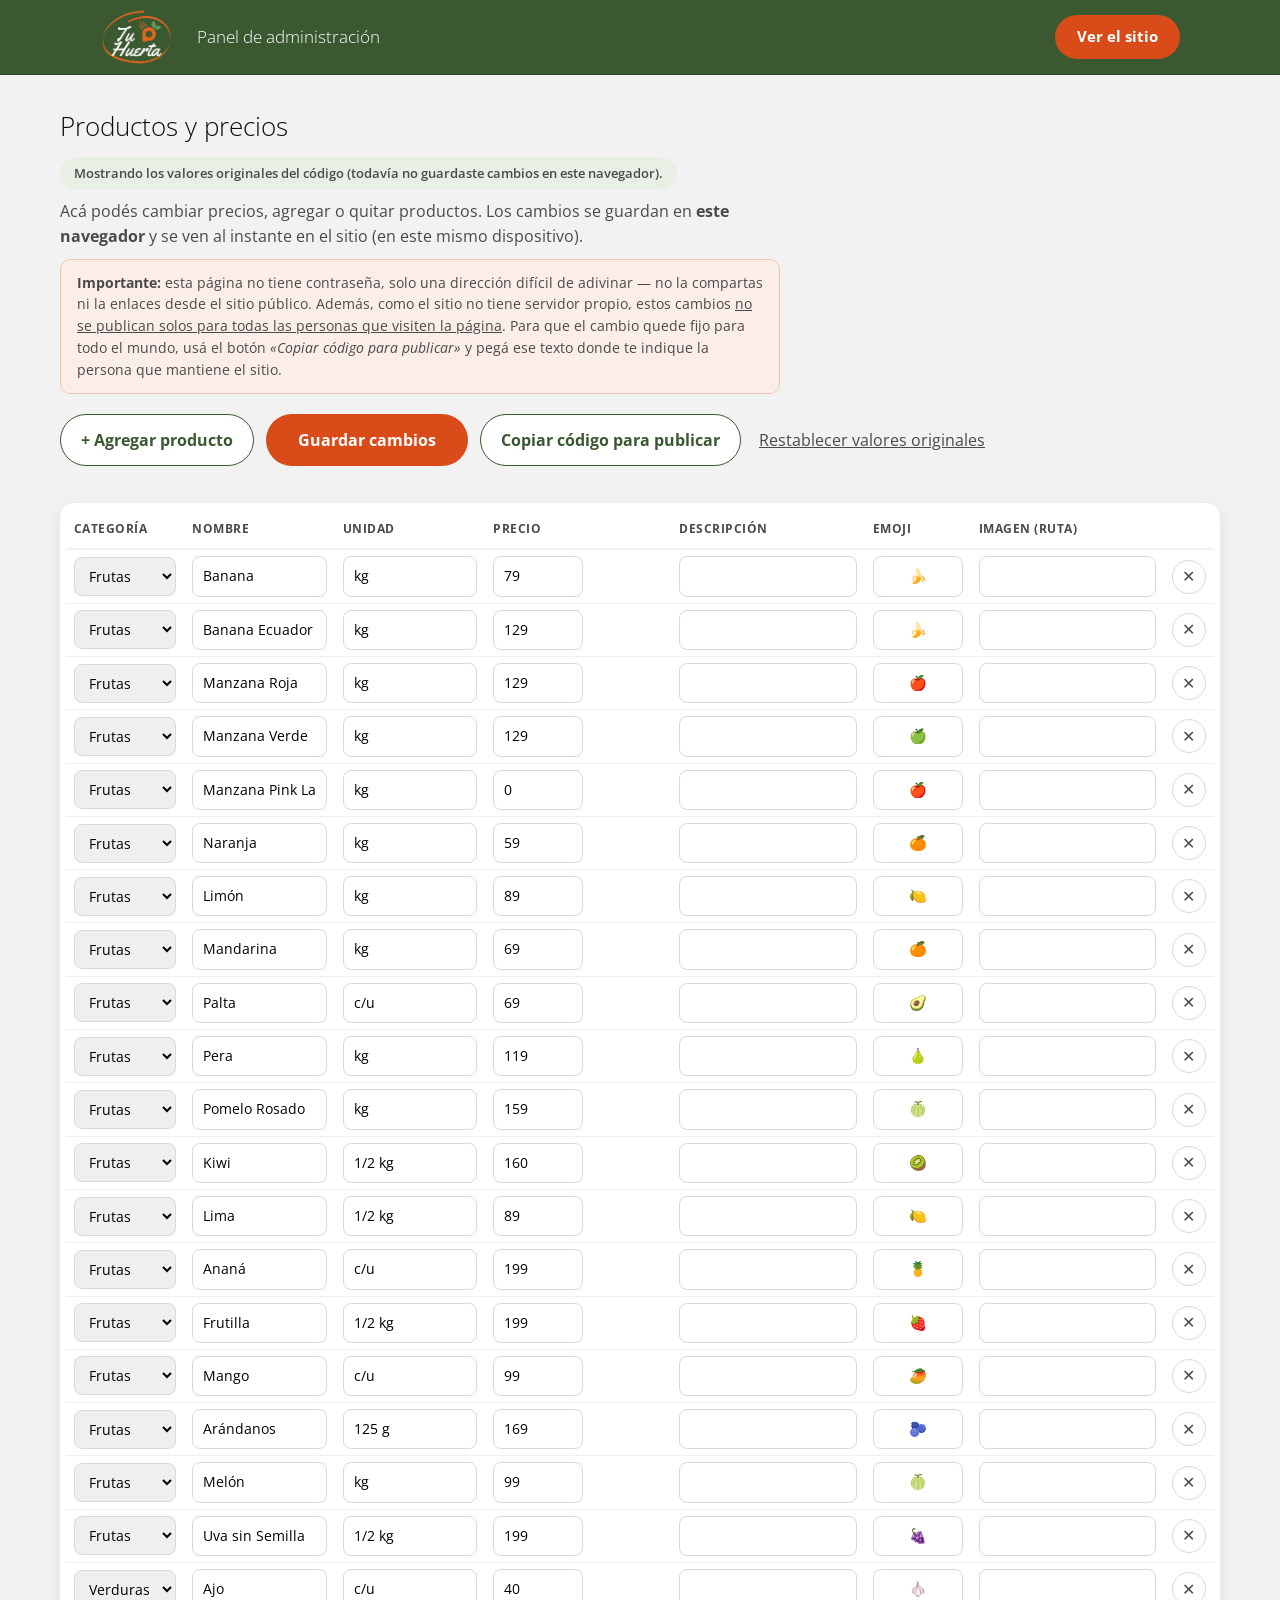
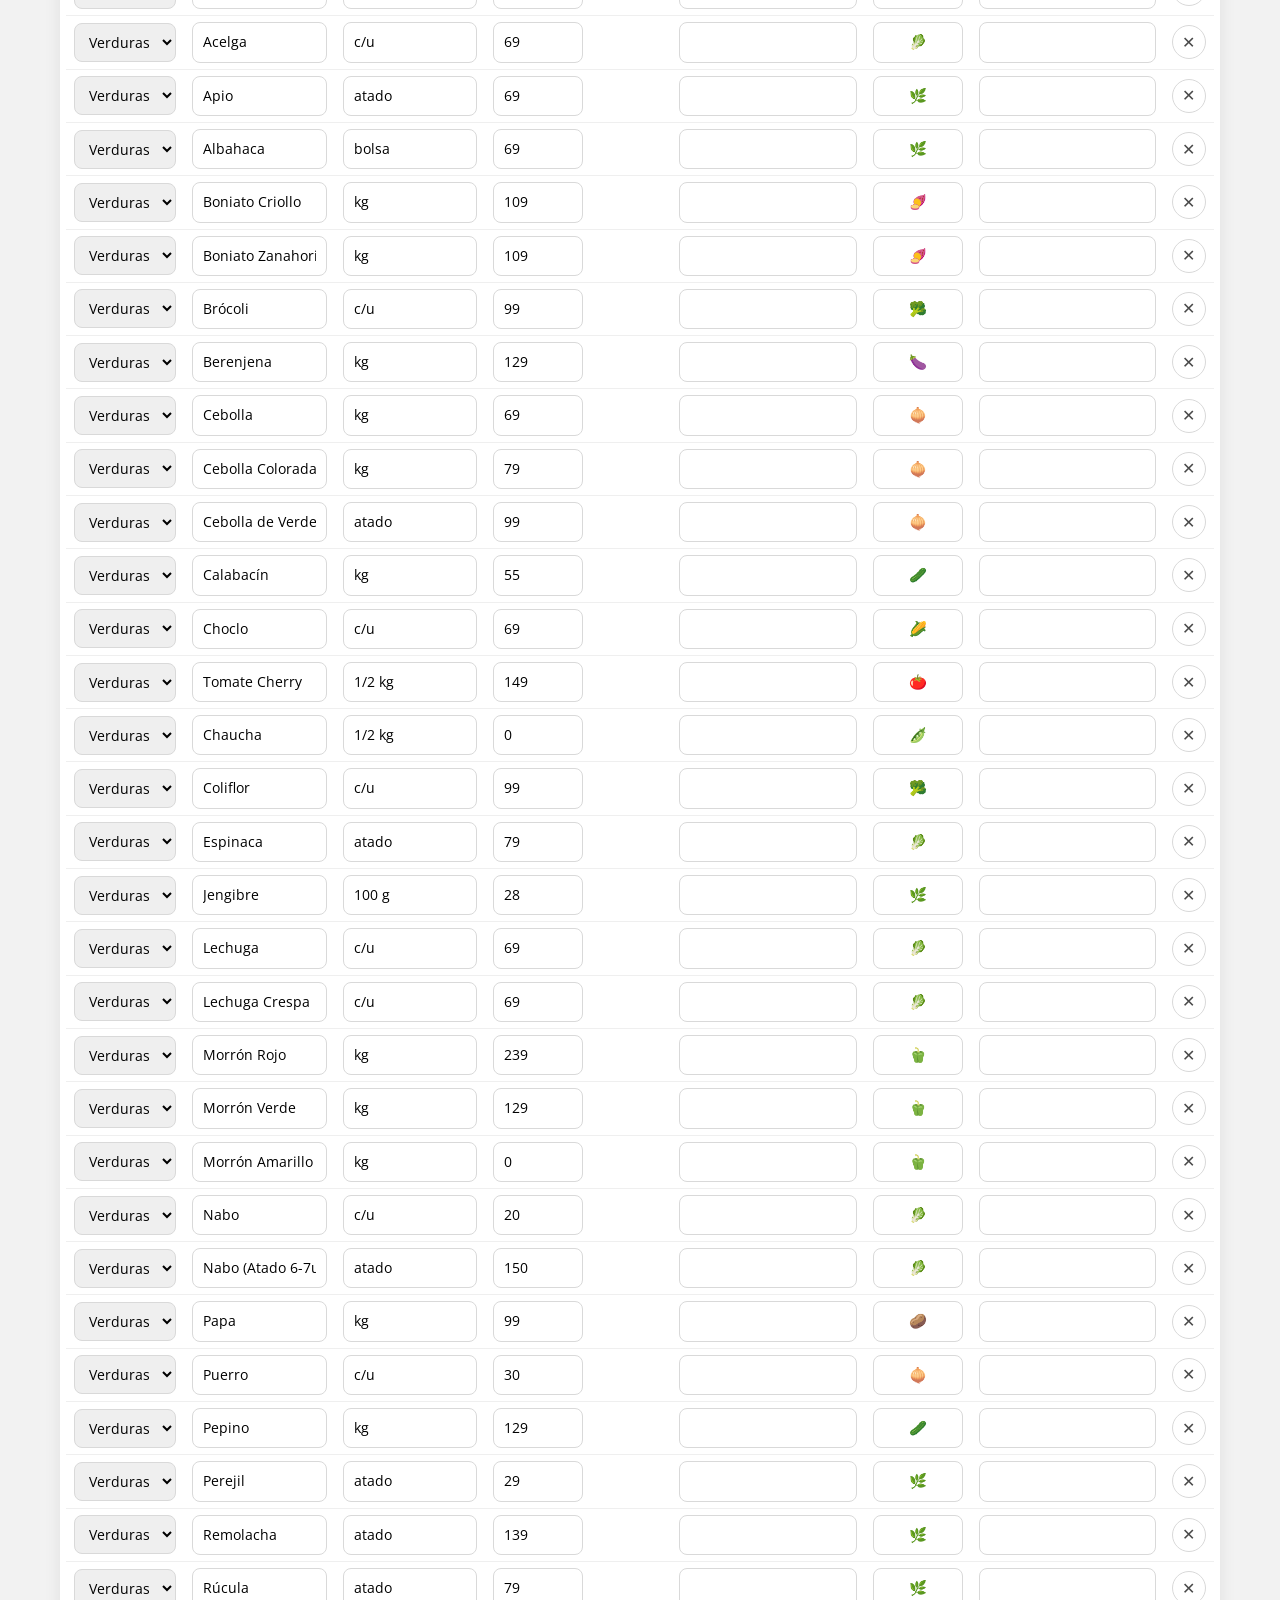
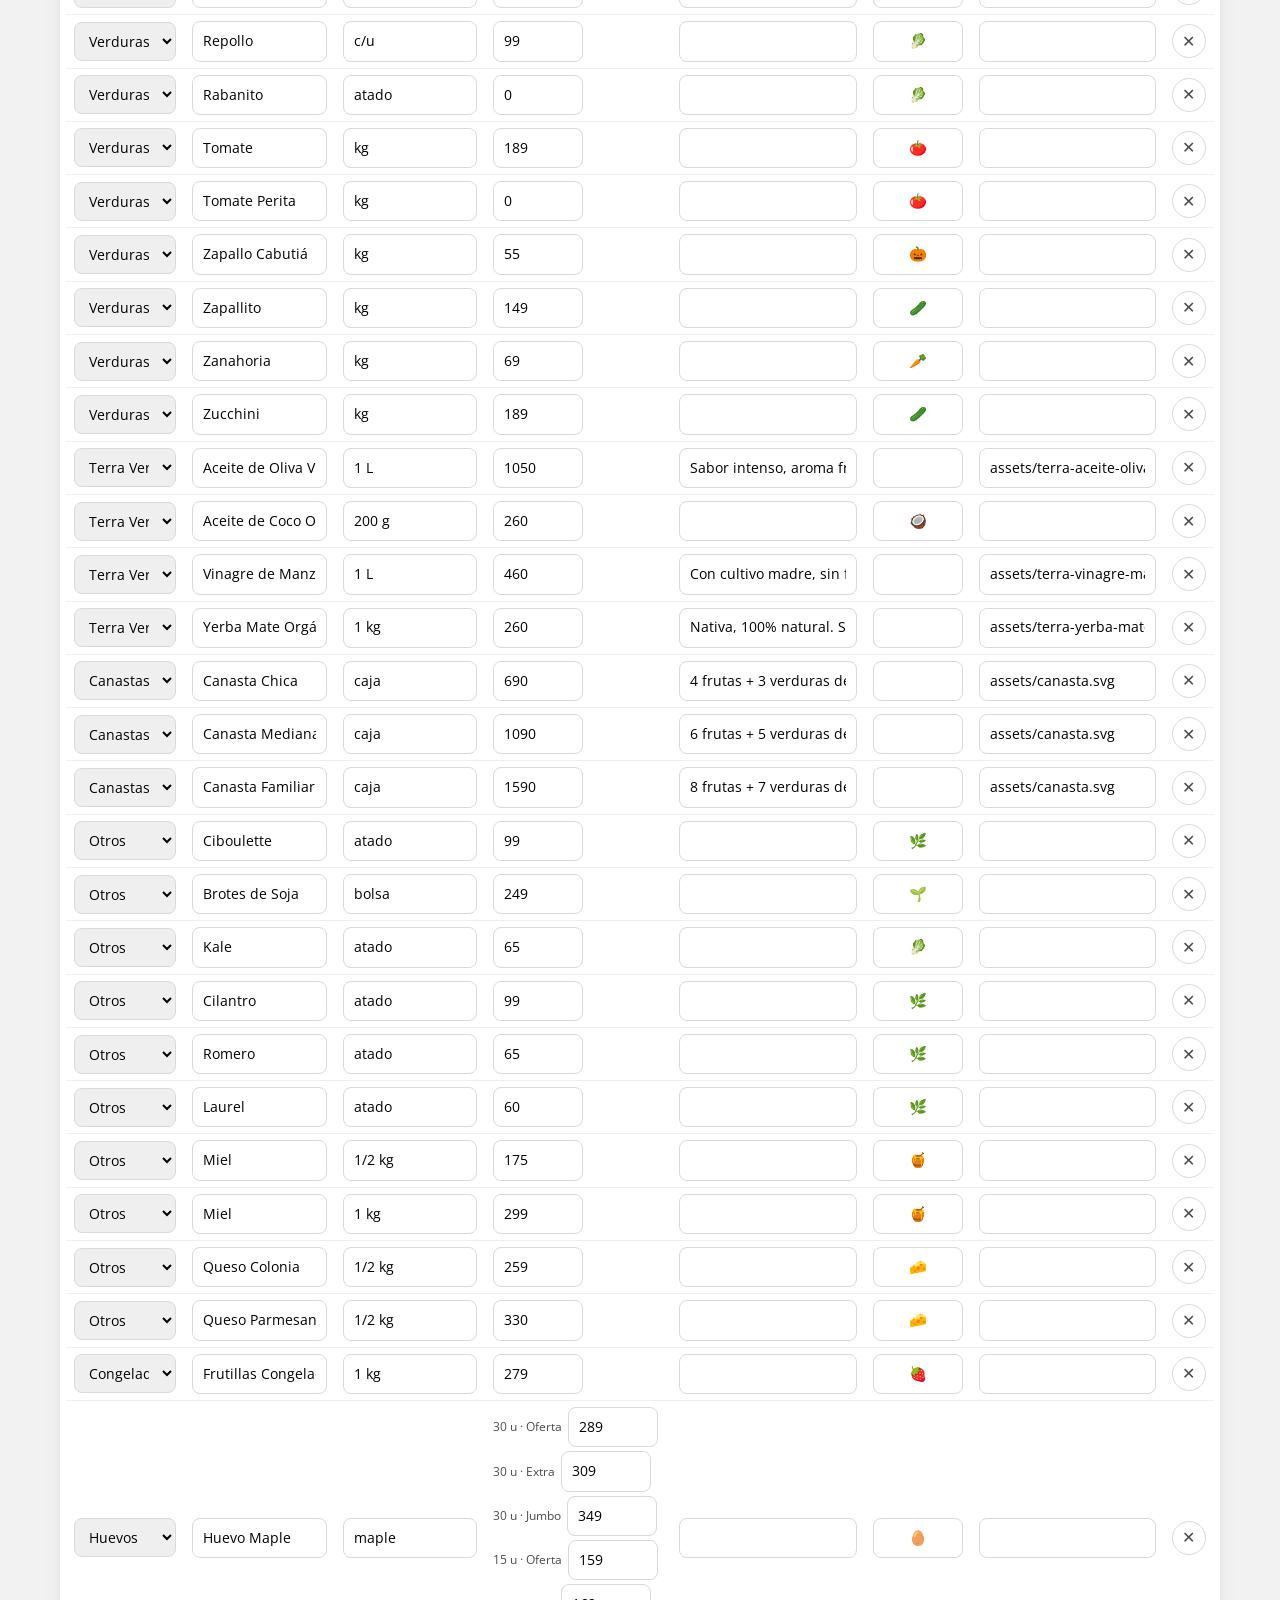
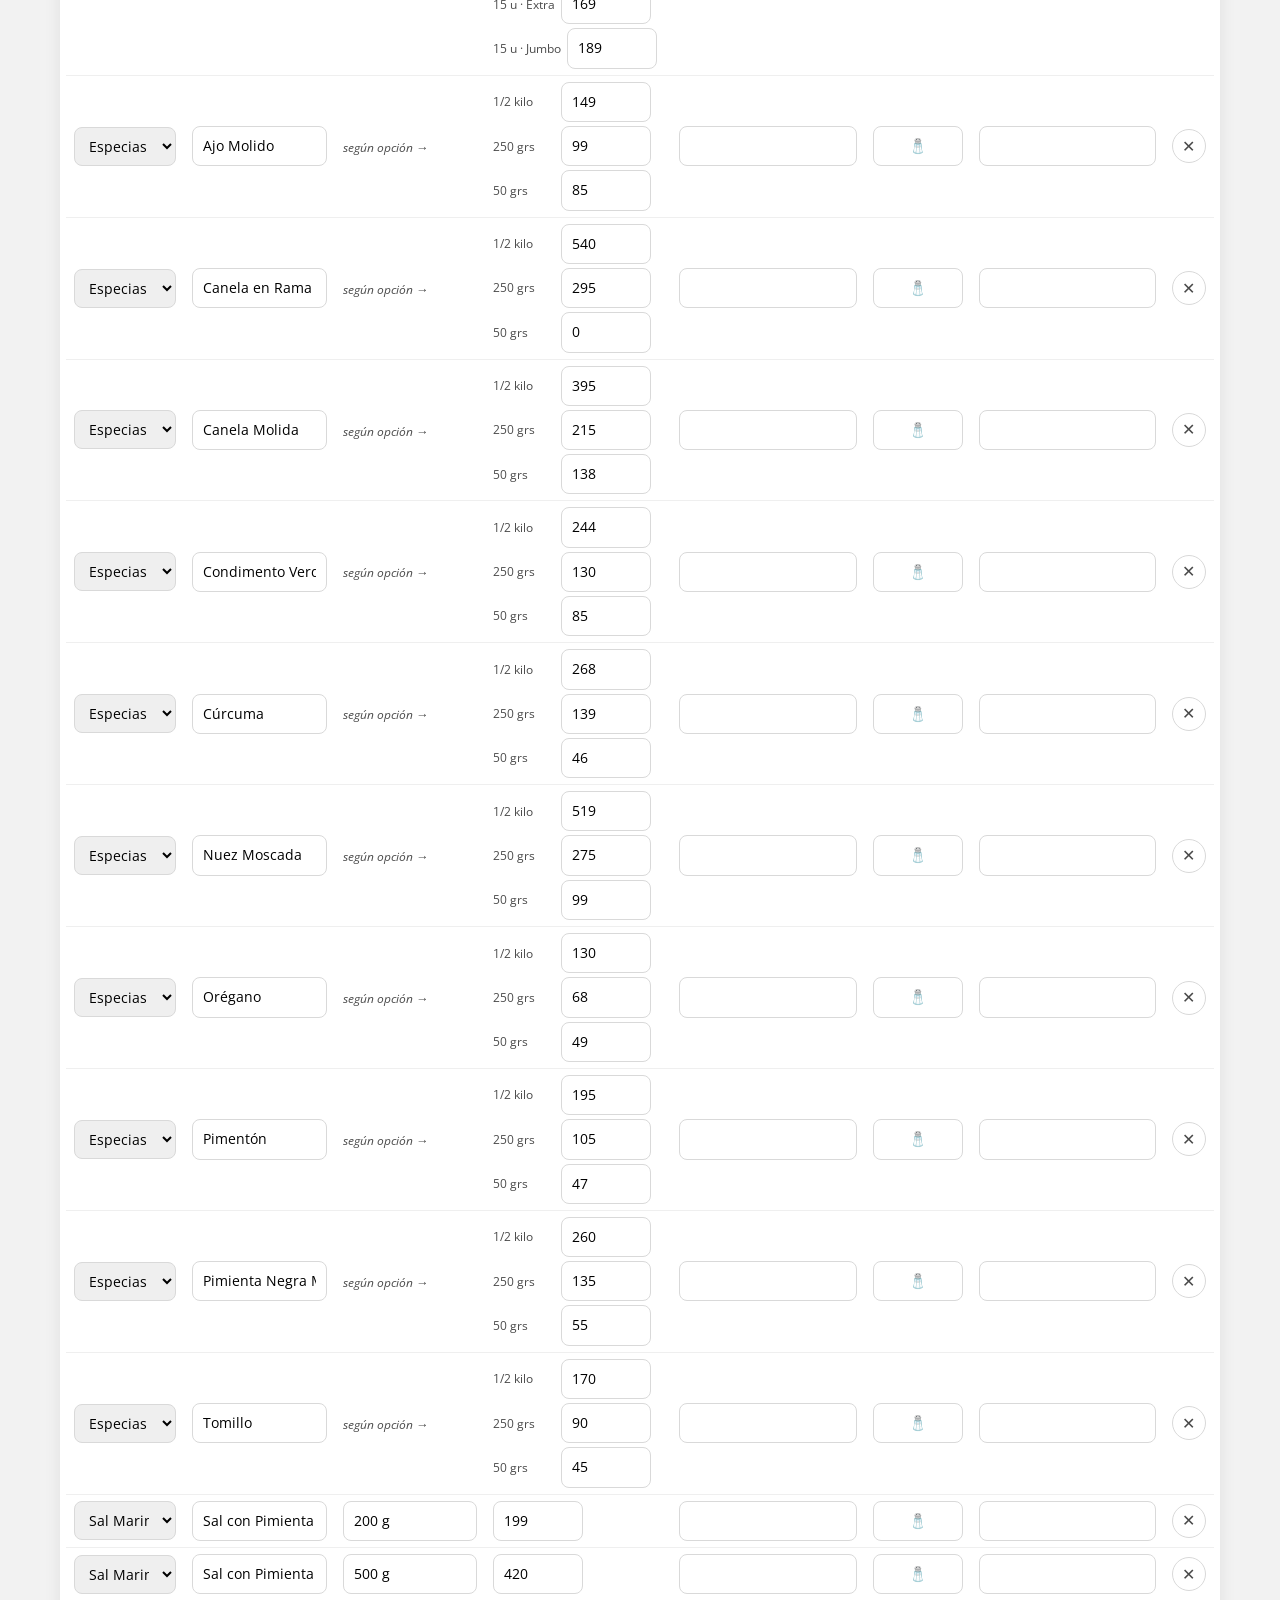
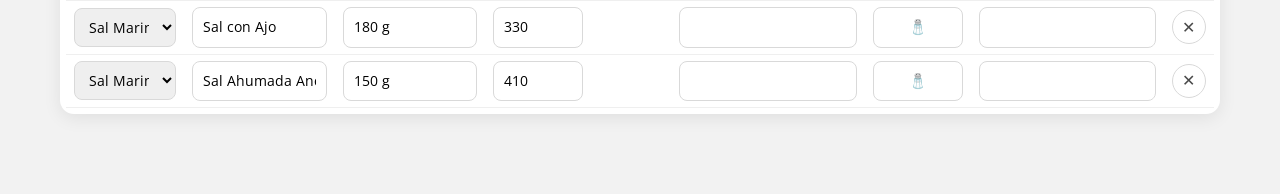
<file: TuHuertaUY/fcejasTuHuerta/index.html>
<!DOCTYPE html>
<html lang="es">
<head>
<meta charset="UTF-8">
<meta name="viewport" content="width=device-width, initial-scale=1.0">
<meta name="robots" content="noindex, nofollow">
<title>Tu Huerta — Panel de administración</title>
<link rel="icon" href="../assets/logo.png" type="image/png">
<link rel="preconnect" href="https://fonts.googleapis.com">
<link rel="preconnect" href="https://fonts.gstatic.com" crossorigin>
<link href="https://fonts.googleapis.com/css2?family=Open+Sans:wght@300;400;600;700&display=swap" rel="stylesheet">
<link rel="stylesheet" href="../style.css">
<link rel="stylesheet" href="admin.css">
</head>
<body class="admin-body">

<header class="site-header">
  <div class="header-inner">
    <a href="../index.html" class="brand" aria-label="Tu Huerta — volver al sitio">
      <img class="brand-logo-img" src="../assets/logo.png" alt="Tu Huerta" width="160" height="126">
    </a>
    <p class="admin-title">Panel de administración</p>
    <a class="btn-primary btn-small" href="../index.html">Ver el sitio</a>
  </div>
</header>

<main id="panel" class="admin-panel">

  <section class="admin-intro">
    <h1>Productos y precios</h1>
    <p id="dataSourceNote" class="data-source-note"></p>
    <p>
      Acá podés cambiar precios, agregar o quitar productos. Los cambios se guardan
      en <strong>este navegador</strong> y se ven al instante en el sitio (en este mismo dispositivo).
    </p>
    <p class="admin-warning">
      <strong>Importante:</strong> esta página no tiene contraseña, solo una dirección
      difícil de adivinar — no la compartas ni la enlaces desde el sitio público.
      Además, como el sitio no tiene servidor propio, estos cambios
      <u>no se publican solos para todas las personas que visiten la página</u>. Para que
      el cambio quede fijo para todo el mundo, usá el botón <em>«Copiar código para publicar»</em>
      y pegá ese texto donde te indique la persona que mantiene el sitio.
    </p>
    <div class="admin-actions">
      <button id="addProductBtn" class="btn-secondary" type="button">+ Agregar producto</button>
      <button id="saveBtn" class="btn-primary" type="button">Guardar cambios</button>
      <button id="exportBtn" class="btn-secondary" type="button">Copiar código para publicar</button>
      <button id="resetBtn" class="btn-text" type="button">Restablecer valores originales</button>
    </div>
    <p id="statusMsg" class="status-msg" role="status" aria-live="polite"></p>
  </section>

  <section class="admin-table-wrap">
    <table class="admin-table">
      <thead>
        <tr>
          <th scope="col">Categoría</th>
          <th scope="col">Nombre</th>
          <th scope="col">Unidad</th>
          <th scope="col">Precio</th>
          <th scope="col">Descripción</th>
          <th scope="col">Emoji</th>
          <th scope="col">Imagen (ruta)</th>
          <th scope="col"><span class="visually-hidden">Eliminar</span></th>
        </tr>
      </thead>
      <tbody id="productsBody"></tbody>
    </table>
  </section>

  <dialog id="exportDialog" class="export-dialog">
    <h2>Código para publicar</h2>
    <p>Copiá este texto y pegalo reemplazando el bloque <code>DEFAULT_PRODUCTS</code> en <code>products-data.js</code>.</p>
    <textarea id="exportText" readonly></textarea>
    <div class="export-dialog-actions">
      <button id="copyExportBtn" class="btn-primary" type="button">Copiar al portapapeles</button>
      <button id="closeExportBtn" class="btn-text" type="button">Cerrar</button>
    </div>
  </dialog>

</main>

<script src="../products-data.js"></script>
<script src="admin.js"></script>
</body>
</html>
</file>
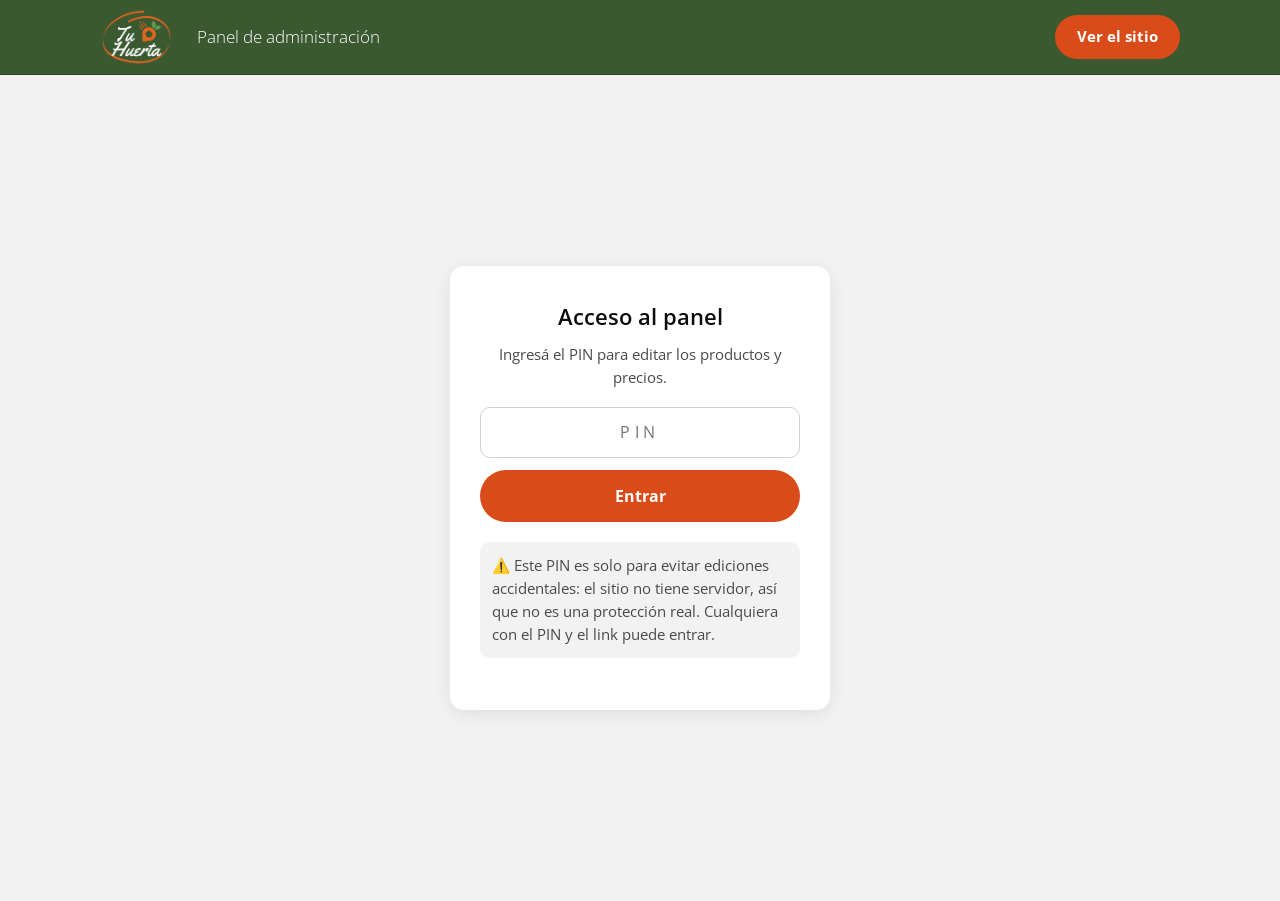
<file: admin.html>
<!DOCTYPE html>
<html lang="es">
<head>
<meta charset="UTF-8">
<meta name="viewport" content="width=device-width, initial-scale=1.0">
<meta name="robots" content="noindex, nofollow">
<title>Tu Huerta — Panel de administración</title>
<link rel="icon" href="assets/logo.png" type="image/png">
<link rel="preconnect" href="https://fonts.googleapis.com">
<link rel="preconnect" href="https://fonts.gstatic.com" crossorigin>
<link href="https://fonts.googleapis.com/css2?family=Open+Sans:wght@300;400;600;700&display=swap" rel="stylesheet">
<link rel="stylesheet" href="style.css">
<link rel="stylesheet" href="admin.css">
</head>
<body class="admin-body">

<header class="site-header">
  <div class="header-inner">
    <a href="index.html" class="brand" aria-label="Tu Huerta — volver al sitio">
      <img class="brand-logo-img" src="assets/logo.png" alt="Tu Huerta" width="160" height="126">
    </a>
    <p class="admin-title">Panel de administración</p>
    <a class="btn-primary btn-small" href="index.html">Ver el sitio</a>
  </div>
</header>

<!-- ===== Portón de acceso (PIN local, no es seguridad real) ===== -->
<main id="gate" class="admin-gate">
  <div class="gate-card">
    <h1>Acceso al panel</h1>
    <p>Ingresá el PIN para editar los productos y precios.</p>
    <form id="gateForm">
      <label for="pinInput" class="visually-hidden">PIN de acceso</label>
      <input id="pinInput" type="password" inputmode="numeric" autocomplete="off" placeholder="PIN" required>
      <button type="submit" class="btn-primary btn-block">Entrar</button>
    </form>
    <p id="gateError" class="gate-error" hidden>PIN incorrecto. Probá de nuevo.</p>
    <p class="gate-note">
      ⚠️ Este PIN es solo para evitar ediciones accidentales: el sitio no tiene servidor,
      así que no es una protección real. Cualquiera con el PIN y el link puede entrar.
    </p>
  </div>
</main>

<!-- ===== Panel (oculto hasta ingresar el PIN) ===== -->
<main id="panel" class="admin-panel" hidden>

  <section class="admin-intro">
    <h1>Productos y precios</h1>
    <p>
      Acá podés cambiar precios, agregar o quitar productos. Los cambios se guardan
      en <strong>este navegador</strong> y se ven al instante en el sitio (en este mismo dispositivo).
    </p>
    <p class="admin-warning">
      <strong>Importante:</strong> como el sitio no tiene servidor propio, estos cambios
      <u>no se publican solos para todas las personas que visiten la página</u>. Para que
      el cambio quede fijo para todo el mundo, usá el botón <em>«Copiar código para publicar»</em>
      y pegá ese texto donde te indique la persona que mantiene el sitio.
    </p>
    <div class="admin-actions">
      <button id="addProductBtn" class="btn-secondary" type="button">+ Agregar producto</button>
      <button id="saveBtn" class="btn-primary" type="button">Guardar cambios</button>
      <button id="exportBtn" class="btn-secondary" type="button">Copiar código para publicar</button>
      <button id="resetBtn" class="btn-text" type="button">Restablecer valores originales</button>
    </div>
    <p id="statusMsg" class="status-msg" role="status" aria-live="polite"></p>
  </section>

  <section class="admin-table-wrap">
    <table class="admin-table">
      <thead>
        <tr>
          <th scope="col">Categoría</th>
          <th scope="col">Nombre</th>
          <th scope="col">Unidad</th>
          <th scope="col">Precio</th>
          <th scope="col">Descripción</th>
          <th scope="col">Emoji</th>
          <th scope="col">Imagen (ruta)</th>
          <th scope="col"><span class="visually-hidden">Eliminar</span></th>
        </tr>
      </thead>
      <tbody id="productsBody"></tbody>
    </table>
  </section>

  <dialog id="exportDialog" class="export-dialog">
    <h2>Código para publicar</h2>
    <p>Copiá este texto y pegalo reemplazando el bloque <code>DEFAULT_PRODUCTS</code> en <code>products-data.js</code>.</p>
    <textarea id="exportText" readonly></textarea>
    <div class="export-dialog-actions">
      <button id="copyExportBtn" class="btn-primary" type="button">Copiar al portapapeles</button>
      <button id="closeExportBtn" class="btn-text" type="button">Cerrar</button>
    </div>
  </dialog>

</main>

<script src="products-data.js"></script>
<script src="admin.js"></script>
</body>
</html>
</file>
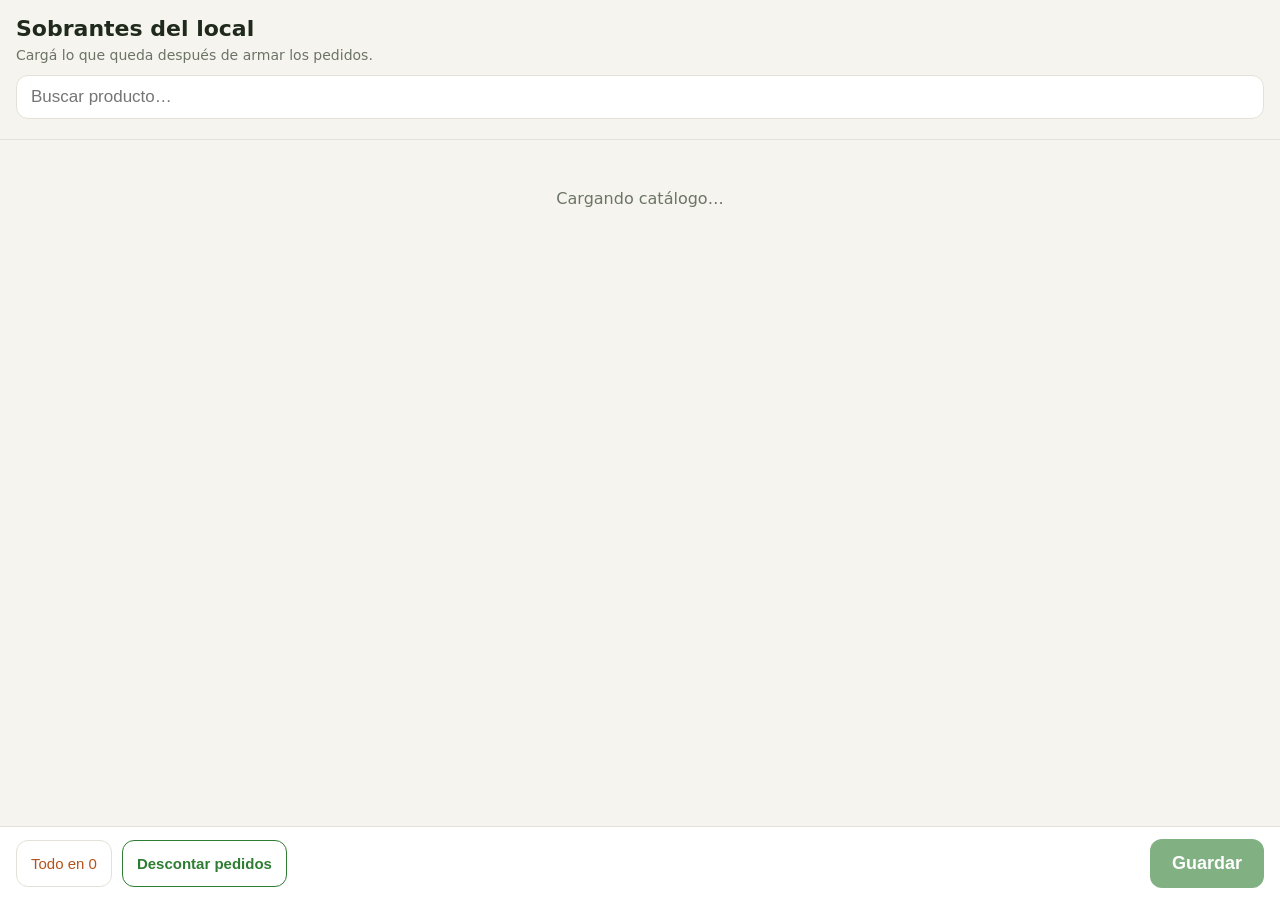
<file: SobrantesPantalla.html>
<!DOCTYPE html>
<html lang="es">
<head>
<base target="_top">
<meta charset="utf-8">
<style>
  :root {
    --bg: #f6f4ee; --card: #ffffff; --ink: #1f2a1c; --muted: #6b7466;
    --green: #2f7d32; --green-soft: #e3f1df; --line: #e4e1d8; --warn: #b4531a;
  }
  * { box-sizing: border-box; -webkit-tap-highlight-color: transparent; }
  body { margin: 0; background: var(--bg); color: var(--ink);
    font: 16px/1.35 system-ui, -apple-system, "Segoe UI", Roboto, sans-serif; }
  header { position: sticky; top: 0; z-index: 5; background: var(--bg);
    padding: 14px 16px 10px; border-bottom: 1px solid var(--line); }
  h1 { margin: 0 0 2px; font-size: 22px; }
  .sub { color: var(--muted); font-size: 14px; margin-bottom: 10px; }
  #buscar { width: 100%; font-size: 17px; padding: 11px 14px; border-radius: 12px;
    border: 1px solid var(--line); background: var(--card); }
  .chips { display: flex; gap: 8px; overflow-x: auto; padding-top: 10px; scrollbar-width: none; }
  .chip { flex: none; border: 1px solid var(--line); background: var(--card); color: var(--ink);
    border-radius: 999px; padding: 8px 14px; font-size: 15px; }
  .chip.on { background: var(--green); border-color: var(--green); color: #fff; }
  main { padding: 8px 16px 120px; max-width: 900px; margin: 0 auto; }
  .grupo { margin: 18px 0 6px; font-size: 13px; font-weight: 700; letter-spacing: .06em;
    text-transform: uppercase; color: var(--muted); }
  .fila { display: flex; align-items: center; gap: 10px; background: var(--card);
    border: 1px solid var(--line); border-radius: 14px; padding: 10px 10px 10px 14px; margin-bottom: 8px; }
  .fila.con { border-color: var(--green); background: var(--green-soft); }
  .emoji { font-size: 26px; width: 32px; text-align: center; }
  .nom { flex: 1; min-width: 0; }
  .nom b { display: block; font-size: 17px; font-weight: 600; }
  .nom span { color: var(--muted); font-size: 14px; }
  .ctrl { display: flex; align-items: center; gap: 6px; }
  .btn { width: 48px; height: 48px; border-radius: 12px; border: 1px solid var(--line);
    background: var(--bg); font-size: 26px; line-height: 1; color: var(--ink); }
  .btn:active { transform: scale(.95); }
  .num { width: 72px; height: 48px; text-align: center; font-size: 20px; font-weight: 600;
    border-radius: 12px; border: 1px solid var(--line); background: #fff; }
  footer { position: fixed; left: 0; right: 0; bottom: 0; background: var(--card);
    border-top: 1px solid var(--line); padding: 12px 16px; display: flex; gap: 10px; align-items: center; }
  #estado { flex: 1; font-size: 14px; color: var(--muted); }
  #guardar { background: var(--green); color: #fff; border: 0; border-radius: 12px;
    padding: 14px 22px; font-size: 18px; font-weight: 700; }
  #guardar:disabled { opacity: .6; }
  #cero { background: none; border: 1px solid var(--line); border-radius: 12px; padding: 14px 14px;
    font-size: 15px; color: var(--warn); }
  .vacio { text-align: center; color: var(--muted); padding: 40px 0; }
  .seg { display: inline-flex; margin-top: 4px; border: 1px solid var(--line); border-radius: 999px; overflow: hidden; }
  .seg button { border: 0; background: #fff; color: var(--muted); font-size: 14px; padding: 5px 12px; }
  .seg button.on { background: var(--green); color: #fff; }
  .extra { display: block; margin-top: 3px; font-size: 13px; color: var(--green); }
  #descontar { background: var(--card); border: 1px solid var(--green); color: var(--green); border-radius: 12px;
    padding: 14px 14px; font-size: 15px; font-weight: 600; }
  .modal { position: fixed; inset: 0; background: rgba(0,0,0,.45); display: none; align-items: center;
    justify-content: center; z-index: 20; padding: 16px; }
  .modal.on { display: flex; }
  .caja { background: var(--card); border-radius: 16px; width: 100%; max-width: 520px; max-height: 85vh;
    display: flex; flex-direction: column; overflow: hidden; }
  .caja h2 { margin: 0; padding: 16px 16px 4px; font-size: 20px; }
  .caja .ayuda { padding: 0 16px 10px; color: var(--muted); font-size: 14px; }
  .caja .peds { overflow-y: auto; padding: 0 16px; }
  .ped { display: flex; align-items: center; gap: 12px; padding: 12px 0; border-top: 1px solid var(--line); font-size: 16px; }
  .ped input { width: 24px; height: 24px; accent-color: var(--green); }
  .ped small { display: block; color: var(--muted); font-size: 13px; }
  .ped.hecho { opacity: .5; }
  .caja .pie { display: flex; gap: 10px; justify-content: flex-end; padding: 12px 16px; border-top: 1px solid var(--line); }
  .caja .pie button { border-radius: 12px; padding: 12px 18px; font-size: 16px; border: 1px solid var(--line); background: #fff; }
  .caja .pie .ok { background: var(--green); border-color: var(--green); color: #fff; font-weight: 700; }
  .nom .mayor { display: block; margin-top: 3px; font-size: 13px; font-weight: 600; color: #b3261e; }
</style>
</head>
<body>
<header>
  <h1>Sobrantes del local</h1>
  <div class="sub">Cargá lo que queda después de armar los pedidos.</div>
  <input id="buscar" type="search" placeholder="Buscar producto…" autocomplete="off">
  <div class="chips" id="chips"></div>
</header>
<main id="lista"><div class="vacio">Cargando catálogo…</div></main>
<footer>
  <button id="cero">Todo en 0</button>
  <button id="descontar">Descontar pedidos</button>
  <div id="estado"></div>
  <button id="guardar" disabled>Guardar</button>
</footer>
<div class="modal" id="modal">
  <div class="caja">
    <h2>Descontar pedidos armados</h2>
    <div class="ayuda">Marcá los pedidos que ya armaste: lo que llevan se resta del stock. Los agendados para otro día dejalos sin marcar.</div>
    <div class="peds" id="peds"></div>
    <div class="pie"><button id="cancelarDesc">Cancelar</button><button class="ok" id="confirmarDesc">Descontar</button></div>
  </div>
</div>

<script>
  // Categorías que se cuentan como sobrante (lo fresco que se compra seguido).
  var CATS = [
    { id: 'frutas', label: 'Frutas' },
    { id: 'verduras', label: 'Verduras' },
    { id: 'otros', label: 'Hierbas y otros' },
    { id: 'huevos', label: 'Huevos' },
    { id: 'listos-consumir', label: 'Envasados' },
    { id: 'terra-verde', label: 'Terra Verde' },
    { id: 'sal-marina', label: 'Sales' }
  ];
  // Cómo viene cada producto por mayor (se muestra en rojo al lado del nombre).
  var MAYOR = {
    'Banana': 'cajón 20 kg',
    'Banana Ecuador': 'por unidad',
    'Manzana Roja': 'cajón 18 kg o plancha 9 kg',
    'Manzana Verde': 'plancha 9 kg',
    'Manzana Pink Lady': 'plancha 9 kg',
    'Naranja': 'cajón 18 kg',
    'Limón': 'cajón 18 kg',
    'Mandarina': 'cajón 20 kg',
    'Palta': '60 unidades',
    'Pera': 'plancha 9 kg',
    'Durazno': 'plancha 8 kg',
    'Ciruela Blue Oxi Dream': '5 kg',
    'Pomelo Rosado': 'por unidad',
    'Kiwi': 'cajón 10 kg',
    'Lima': 'por unidad',
    'Ananá': 'por unidad',
    'Frutilla': 'plancha M 3,5 kg',
    'Mango': 'por unidad',
    'Arándanos': '12 unidades',
    'Melón': 'por unidad',
    'Uva Blanca sin Semilla': '8 kg o 5 kg',
    // Verduras
    'Ajo': 'bolsa 18',
    'Acelga': 'cajón 12 o por unidad',
    'Apio': 'por atado',
    'Albahaca': 'por unidad',
    'Boniato Criollo': 'por unidad',
    'Boniato Zanahoria': 'cajón 18 kg',
    'Brócoli': '12 unidades',
    'Berenjena': 'plancha 5-6 kg',
    'Cebolla': 'bolsa 18 kg',
    'Cebolla Colorada': 'bolsa 18 kg',
    'Cebolla de Verdeo': 'por atado',
    'Calabacín': 'bolsa 18 kg',
    'Choclo': '6 o 12 unidades',
    'Tomate Cherry': 'plancha 8 kg',
    'Chaucha': 'plancha 4 kg',
    'Coliflor': 'por unidad',
    'Espinaca': 'cajón 12',
    'Hongos Champignon': 'bandeja 200 g o 1 kg',
    'Jengibre': 'por unidad',
    'Lechuga': 'cajón 12',
    'Lechuga Crespa': 'cajón 12',
    'Morrón Rojo': 'cajón 10 kg',
    'Morrón Verde': 'por unidad',
    'Morrón Amarillo': 'por unidad',
    'Nabo': 'por unidad',
    'Nabo (Atado 6-7u)': 'por unidad',
    'Papa': 'bolsa 22 kg',
    'Papín': 'bolsa 20 kg',
    'Puerro': 'atado 6 unidades',
    'Pepino': 'plancha 8 kg',
    'Perejil': 'por atado',
    'Remolacha': 'por atado',
    'Rúcula': 'por unidad',
    'Repollo': 'por unidad',
    'Repollo Colorado': 'por unidad',
    'Rabanito': 'por unidad',
    'Tomate': '9 kg',
    'Tomate Perita': '9 kg',
    'Zapallo Cabutiá': 'bolsa 18 kg',
    'Zapallito': 'cajón 18 kg',
    'Zanahoria': 'bolsa 18 kg',
    'Zucchini': 'plancha 7 kg'
  };
  // Estas categorías se compran todas por unidad.
  var CATS_POR_UNIDAD = ['otros', 'huevos', 'listos-consumir', 'terra-verde', 'sal-marina'];
  function mayorDe(p) { return MAYOR[p.producto] || (CATS_POR_UNIDAD.indexOf(p.cat) >= 0 ? 'por unidad' : ''); }
  var TOKEN = <?!= JSON.stringify(token) ?>;
  var CATALOGO_URL = 'https://tuhuerta24.github.io/TuHuerta/products-data.js?v=' + Date.now();

  var productos = [];   // {key, producto, unidad, label, step, emoji, cat}
  var cantidades = {};  // key → número
  var modo = {};        // key → 'u' cuando la fila está cargando por unidades
  var filtro = 'todo', texto = '', cambios = false;

  // Cómo se carga cada unidad del catálogo.
  function unidadDeCarga(unit, cat) {
    var u = String(unit || '').trim();
    // Terra Verde se cuenta por envase (botella / paquete), no por peso.
    if (cat === 'terra-verde') return { unidad: u, label: 'unidades de ' + u, step: 1 };
    if (u === 'kg' || u === '1/2 kg' || u === '½ kg' || /^\d+\s*kg$/.test(u)) return { unidad: 'kg', label: 'kg', step: 0.5 };
    if (u === 'c/u') return { unidad: 'c/u', label: 'unidades', step: 1 };
    if (u === 'atado') return { unidad: 'atado', label: 'atados', step: 1 };
    if (u === 'bolsa') return { unidad: 'bolsa', label: 'bolsas', step: 1 };
    if (u === 'paquete') return { unidad: 'paquete', label: 'paquetes', step: 1 };
    if (/^maple/.test(u)) return { unidad: u, label: u.replace('maple', 'maples de').replace(' u', ''), step: 1 };
    if (/^\d+\s*g$/.test(u)) return { unidad: u, label: 'paquetes de ' + u, step: 1 };
    return { unidad: u, label: u, step: 1 };
  }

  function armarProductos() {
    var vistos = {};
    DEFAULT_PRODUCTS.forEach(function (p) {
      var cat = p.cat;
      // De las ofertas solo entran las que no son un pack de otro producto (ej. Papín).
      if (cat === 'ofertas') { if (p.parentId) return; cat = 'verduras'; }
      if (!CATS.some(function (c) { return c.id === cat; })) return;
      var units = p.variants ? p.variants.map(function (v) { return v.unit; }) : [p.unit];
      units.forEach(function (unit) {
        var u = unidadDeCarga(unit, cat);
        var key = p.name + '|' + u.unidad;
        if (vistos[key]) return;
        vistos[key] = true;
        var item = { key: key, producto: p.name, unidad: u.unidad, label: u.label,
          step: u.step, emoji: p.emoji || '•', cat: cat };
        // Frutas y verduras por peso también se piden por unidad (ej. morrones):
        // se pueden cargar en kg, en unidades, o las dos cosas.
        if (u.unidad === 'kg' && (cat === 'frutas' || cat === 'verduras')) {
          item.alt = { key: p.name + '|unidad', unidad: 'unidad', label: 'unidades', step: 1 };
        }
        productos.push(item);
      });
    });
  }

  function activa(p) { return (p.alt && modo[p.key] === 'u') ? p.alt : p; }
  function tieneSobrante(p) { return cantidades[p.key] > 0 || !!(p.alt && cantidades[p.alt.key] > 0); }

  // Para buscar sin importar tildes ni mayúsculas ("limon" encuentra "Limón").
  function sinTilde(s) { return String(s || '').normalize('NFD').replace(/[\u0300-\u036f]/g, '').toLowerCase().trim(); }

  function fmt(n) { return (Math.round(n * 100) / 100).toString().replace('.', ','); }

  function pintarChips() {
    var opts = [{ id: 'todo', label: 'Todo' }].concat(CATS, [{ id: 'con', label: 'Con sobrante' }]);
    document.getElementById('chips').innerHTML = opts.map(function (o) {
      return '<button class="chip' + (filtro === o.id ? ' on' : '') + '" data-f="' + o.id + '">' + o.label + '</button>';
    }).join('');
  }

  function pintarLista() {
    var t = sinTilde(texto);
    var html = '';
    CATS.forEach(function (c) {
      if (filtro !== 'todo' && filtro !== 'con' && filtro !== c.id) return;
      var items = productos.filter(function (p) {
        if (p.cat !== c.id) return false;
        if (filtro === 'con' && !tieneSobrante(p)) return false;
        return !t || sinTilde(p.producto).indexOf(t) >= 0;
      });
      if (!items.length) return;
      html += '<div class="grupo">' + c.label + '</div>';
      items.forEach(function (p) {
        var a = activa(p);
        var q = cantidades[a.key] || 0;
        var unidadHtml = '<span>' + p.label + '</span>';
        if (p.alt) {
          var otra = a === p ? p.alt : p;
          var qo = cantidades[otra.key] || 0;
          unidadHtml = '<span class="seg"><button data-m="kg"' + (a === p ? ' class="on"' : '') + '>kg</button>' +
            '<button data-m="u"' + (a !== p ? ' class="on"' : '') + '>unidades</button></span>' +
            (qo > 0 ? '<span class="extra">+ ' + fmt(qo) + ' ' + otra.label + '</span>' : '');
        }
        html += '<div class="fila' + (tieneSobrante(p) ? ' con' : '') + '" data-k="' + encodeURIComponent(p.key) + '">' +
          '<div class="emoji">' + p.emoji + '</div>' +
          '<div class="nom"><b>' + p.producto + '</b>' + unidadHtml +
          (mayorDe(p) ? '<span class="mayor">' + mayorDe(p) + '</span>' : '') + '</div>' +
          '<div class="ctrl"><button class="btn" data-d="-1">−</button>' +
          '<input class="num" inputmode="decimal" value="' + (q ? fmt(q) : '') + '" placeholder="0">' +
          '<button class="btn" data-d="1">+</button></div></div>';
      });
    });
    document.getElementById('lista').innerHTML = html || '<div class="vacio">No hay productos para mostrar.</div>';
  }

  function porKey(k) { return productos.filter(function (p) { return p.key === k; })[0]; }

  function marcarCambios() {
    cambios = true;
    var n = Object.keys(cantidades).filter(function (k) { return cantidades[k] > 0; }).length;
    document.getElementById('estado').textContent = n + ' productos con sobrante · sin guardar';
    document.getElementById('guardar').disabled = false;
  }

  document.getElementById('lista').addEventListener('click', function (e) {
    var m = e.target.closest('.seg button');
    if (m) {
      var pm = porKey(decodeURIComponent(m.closest('.fila').dataset.k));
      modo[pm.key] = m.dataset.m === 'u' ? 'u' : 'kg';
      pintarLista();
      return;
    }
    var b = e.target.closest('.btn'); if (!b) return;
    var fila = b.closest('.fila'), p = porKey(decodeURIComponent(fila.dataset.k)), a = activa(p);
    var q = Math.max(0, (cantidades[a.key] || 0) + Number(b.dataset.d) * a.step);
    cantidades[a.key] = q;
    fila.querySelector('.num').value = q ? fmt(q) : '';
    fila.classList.toggle('con', tieneSobrante(p));
    marcarCambios();
  });

  document.getElementById('lista').addEventListener('change', function (e) {
    if (!e.target.classList.contains('num')) return;
    var fila = e.target.closest('.fila'), p = porKey(decodeURIComponent(fila.dataset.k)), a = activa(p);
    var q = parseFloat(String(e.target.value).replace(',', '.'));
    q = isNaN(q) || q < 0 ? 0 : q;
    cantidades[a.key] = q;
    e.target.value = q ? fmt(q) : '';
    fila.classList.toggle('con', tieneSobrante(p));
    marcarCambios();
  });

  document.getElementById('chips').addEventListener('click', function (e) {
    var c = e.target.closest('.chip'); if (!c) return;
    filtro = c.dataset.f; pintarChips(); pintarLista();
  });

  document.getElementById('buscar').addEventListener('input', function (e) {
    texto = e.target.value; pintarLista();
  });

  document.getElementById('cero').addEventListener('click', function () {
    if (!confirm('¿Poner todos los sobrantes en 0?')) return;
    cantidades = {}; pintarLista(); marcarCambios();
  });

  document.getElementById('guardar').addEventListener('click', function () {
    var btn = this;
    var items = [];
    productos.forEach(function (p) {
      [p, p.alt].forEach(function (x) {
        if (x && cantidades[x.key] > 0) items.push({ producto: p.producto, unidad: x.unidad, cantidad: cantidades[x.key] });
      });
    });
    btn.disabled = true; btn.textContent = 'Guardando…';
    google.script.run
      .withSuccessHandler(function (r) {
        cambios = false; btn.textContent = 'Guardar';
        document.getElementById('estado').textContent = '✓ Guardado ' + r.actualizado + ' · ' + r.guardados + ' productos';
      })
      .withFailureHandler(function (err) {
        btn.disabled = false; btn.textContent = 'Guardar';
        document.getElementById('estado').textContent = '⚠ No se pudo guardar: ' + err.message;
      })
      .guardarSobrantes(TOKEN, items);
  });

  // ---- Descontar pedidos armados ----
  var modal = document.getElementById('modal');
  function contarMarcados() {
    var n = document.querySelectorAll('#peds input:checked:not(:disabled)').length;
    var b = document.getElementById('confirmarDesc');
    b.textContent = n ? 'Descontar (' + n + ')' : 'Descontar';
    b.disabled = !n;
  }
  document.getElementById('descontar').addEventListener('click', function () {
    if (cambios) {
      document.getElementById('estado').textContent = '⚠ Primero tocá Guardar, después Descontar';
      return;
    }
    document.getElementById('peds').innerHTML = '<div class="vacio">Cargando pedidos…</div>';
    modal.classList.add('on');
    google.script.run
      .withSuccessHandler(function (lista) {
        if (!lista.length) {
          document.getElementById('peds').innerHTML = '<div class="vacio">No hay pedidos en la planilla.</div>';
          contarMarcados(); return;
        }
        document.getElementById('peds').innerHTML = lista.map(function (p) {
          return '<label class="ped' + (p.descontado ? ' hecho' : '') + '">' +
            '<input type="checkbox" value="' + encodeURIComponent(p.clave) + '"' +
            (p.descontado ? ' checked disabled' : ' checked') + '>' +
            '<span>' + p.cliente + '<small>' + p.fecha + ' · ' + p.productos + ' productos' +
            (p.descontado ? ' · ya descontado' : '') + '</small></span></label>';
        }).join('');
        contarMarcados();
      })
      .withFailureHandler(function (err) {
        document.getElementById('peds').innerHTML = '<div class="vacio">⚠ ' + err.message + '</div>';
      })
      .listarPedidosDescuento(TOKEN);
  });
  document.getElementById('peds').addEventListener('change', contarMarcados);
  document.getElementById('cancelarDesc').addEventListener('click', function () { modal.classList.remove('on'); });
  document.getElementById('confirmarDesc').addEventListener('click', function () {
    var btn = this;
    var claves = Array.prototype.map.call(document.querySelectorAll('#peds input:checked:not(:disabled)'),
      function (c) { return decodeURIComponent(c.value); });
    if (!claves.length) return;
    btn.disabled = true; btn.textContent = 'Descontando…';
    google.script.run
      .withSuccessHandler(function (r) {
        modal.classList.remove('on');
        cantidades = {}; modo = {};
        (r.items || []).forEach(function (it) { cantidades[it.producto + '|' + it.unidad] = it.cantidad; });
        productos.forEach(function (p) {
          if (p.alt && cantidades[p.alt.key] > 0 && !(cantidades[p.key] > 0)) modo[p.key] = 'u';
        });
        cambios = false; document.getElementById('guardar').disabled = true;
        pintarLista();
        document.getElementById('estado').textContent = '✓ Descontados ' + r.pedidos + ' pedidos · ' + r.actualizado;
      })
      .withFailureHandler(function (err) {
        btn.disabled = false; contarMarcados();
        document.getElementById('estado').textContent = '⚠ No se pudo descontar: ' + err.message;
      })
      .descontarPedidos(TOKEN, claves);
  });

  window.addEventListener('beforeunload', function (e) { if (cambios) { e.preventDefault(); e.returnValue = ''; } });

  // Carga el catálogo publicado en la web (así siempre coincide con lo que se vende).
  var s = document.createElement('script');
  s.src = CATALOGO_URL;
  s.onload = function () {
    armarProductos(); pintarChips(); pintarLista();
    google.script.run.withSuccessHandler(function (r) {
      (r.items || []).forEach(function (it) { cantidades[it.producto + '|' + it.unidad] = it.cantidad; });
      productos.forEach(function (p) {
        if (p.alt && cantidades[p.alt.key] > 0 && !(cantidades[p.key] > 0)) modo[p.key] = 'u';
      });
      document.getElementById('estado').textContent = r.actualizado ? 'Última carga: ' + r.actualizado : 'Todavía no hay sobrantes cargados';
      pintarLista();
    }).getSobrantes(TOKEN);
  };
  s.onerror = function () {
    document.getElementById('lista').innerHTML = '<div class="vacio">No se pudo cargar el catálogo. Revisá la conexión y recargá.</div>';
  };
  document.head.appendChild(s);
</script>
</body>
</html>
</file>
<file: style.css>
/* =========================================================
   Tu Huerta — Opción 8 · Identidad del manual de marca
   Paleta:  verde #3A5931 · gris #F2F2F2 · negro #0D0D0D · naranja #D94B18
   Tipos:   Open Sans (300/400/600) · MV Boli / Caveat (acento manuscrito)
   ========================================================= */

:root {
  --green:        #3A5931;
  --green-dark:   #2C4425;
  --green-soft:   #E8EFE5;
  --orange:       #D94B18;
  --orange-dark:  #B93E12;
  --gray:         #F2F2F2;
  --black:        #0D0D0D;
  --white:        #FFFFFF;
  --text:         #0D0D0D;
  --text-soft:    #4A4A4A;
  --radius:       14px;
  --shadow:       0 4px 18px rgba(13, 13, 13, .08);
  --font-sans:    'Open Sans', 'Segoe UI', sans-serif;
  --font-hand:    'MV Boli', 'Caveat', 'Segoe Print', cursive;
}

* { box-sizing: border-box; margin: 0; padding: 0; }

html { scroll-behavior: smooth; scroll-padding-top: 90px; }

body {
  font-family: var(--font-sans);
  font-weight: 400;
  color: var(--text);
  background: var(--gray);
  line-height: 1.55;
}

img, svg { display: block; }

/* ---------- Accesibilidad base ---------- */
.visually-hidden {
  position: absolute; width: 1px; height: 1px;
  margin: -1px; padding: 0; border: 0;
  clip: rect(0 0 0 0); clip-path: inset(50%);
  overflow: hidden; white-space: nowrap;
}

.skip-link {
  position: absolute; left: 12px; top: -60px; z-index: 200;
  background: var(--black); color: var(--white);
  padding: 12px 20px; border-radius: 0 0 10px 10px;
  text-decoration: none; font-weight: 600;
  transition: top .2s ease;
}
.skip-link:focus { top: 0; }

:focus-visible {
  outline: 3px solid var(--orange);
  outline-offset: 2px;
  border-radius: 4px;
}

@media (prefers-reduced-motion: reduce) {
  html { scroll-behavior: auto; }
  *, *::before, *::after { animation: none !important; transition: none !important; }
}

/* ---------- Tipografía de marca ---------- */
.hand { font-family: var(--font-hand); font-weight: 600; }

/* ---------- Header ---------- */
.site-header {
  position: sticky; top: 0; z-index: 100;
  background: var(--green);
  border-bottom: 1px solid var(--green-dark);
}
.header-inner {
  max-width: 1120px; margin: 0 auto;
  display: flex; align-items: center; gap: 18px;
  padding: 8px 20px;
}
.brand {
  display: flex; align-items: center;
  text-decoration: none; flex-shrink: 0;
}
.brand-logo-img {
  height: 58px; width: auto; display: block;
}

.search-wrap {
  position: relative; flex: 1; max-width: 420px; margin-left: auto;
}
.search-icon {
  position: absolute; left: 14px; top: 50%; transform: translateY(-50%);
  color: var(--text-soft); pointer-events: none;
}
.search-wrap input {
  width: 100%; padding: 11px 16px 11px 42px;
  border: 1.5px solid transparent; border-radius: 999px;
  font: inherit; background: var(--white); color: var(--text);
}
.search-wrap input:focus { border-color: var(--orange); }

.cart-btn {
  display: flex; align-items: center; gap: 8px;
  background: var(--orange); color: var(--white);
  border: none; border-radius: 999px;
  padding: 11px 18px; font: inherit; font-weight: 600;
  cursor: pointer; flex-shrink: 0;
  min-height: 44px;
}
.cart-btn:hover { background: var(--orange-dark); }
.cart-count {
  background: var(--white); color: var(--orange-dark);
  font-weight: 700; font-size: .8rem;
  min-width: 22px; height: 22px; border-radius: 999px;
  display: grid; place-items: center; padding: 0 6px;
}

/* ---------- Hero ---------- */
.hero {
  background: var(--green); color: var(--white);
  overflow: hidden;
}
.hero-inner {
  max-width: 1120px; margin: 0 auto;
  padding: 72px 20px 84px; text-align: center;
}
.hero-tag {
  display: inline-block;
  font-weight: 600; letter-spacing: .28em; text-transform: uppercase;
  font-size: .8rem; color: #CFE0C8;
  margin-bottom: 18px;
}
.hero h1 {
  font-weight: 300; font-size: clamp(2.1rem, 5.4vw, 3.4rem);
  line-height: 1.15; margin-bottom: 16px;
}
.hero h1 .hand {
  display: block; color: #F4A985;
  font-size: clamp(2.4rem, 6vw, 3.9rem);
}
.hero-sub {
  max-width: 480px; margin: 0 auto 30px;
  font-weight: 300; font-size: 1.05rem; color: #E4EBE1;
}

/* ---------- Botones ---------- */
.btn-primary {
  display: inline-block;
  background: var(--orange); color: var(--white);
  border: none; border-radius: 999px;
  padding: 14px 32px; font: inherit; font-weight: 700; font-size: 1rem;
  text-decoration: none; cursor: pointer;
  min-height: 48px;
}
.btn-primary:hover { background: var(--orange-dark); }
.btn-primary:disabled { background: #B9B9B9; cursor: not-allowed; }
.btn-small { padding: 10px 22px; min-height: 44px; font-size: .95rem; }
.btn-block { width: 100%; }

.btn-secondary {
  display: inline-block;
  background: var(--white); color: var(--green);
  border: 1.5px solid var(--green); border-radius: 999px;
  padding: 12.5px 32px; font: inherit; font-weight: 700; font-size: 1rem;
  text-decoration: none; cursor: pointer;
  min-height: 48px;
}
.btn-secondary:hover { background: var(--green-soft); }

/* ---------- Pasos ---------- */
.steps { background: var(--white); }
.steps-list {
  max-width: 1120px; margin: 0 auto; padding: 44px 20px;
  display: grid; grid-template-columns: repeat(auto-fit, minmax(240px, 1fr));
  gap: 28px; list-style: none; counter-reset: paso;
}
.steps-list li { text-align: center; }
.step-num {
  display: grid; place-items: center;
  width: 44px; height: 44px; margin: 0 auto 12px;
  border-radius: 50%;
  background: var(--green-soft); color: var(--green);
  font-weight: 700; font-size: 1.15rem;
}
.steps-list h2 { font-size: 1.05rem; font-weight: 600; margin-bottom: 4px; }
.steps-list p { font-size: .92rem; color: var(--text-soft); max-width: 260px; margin: 0 auto; }

/* ---------- Catálogo ---------- */
.catalog { max-width: 1120px; margin: 0 auto; padding: 40px 20px 90px; }

.cat-nav {
  display: flex; gap: 12px; flex-wrap: wrap;
  margin-bottom: 34px;
}
.cat-nav a {
  background: var(--white); color: var(--text);
  border: 1.5px solid #DFDFDF; border-radius: 999px;
  padding: 10px 22px; text-decoration: none; font-weight: 600;
  min-height: 44px; display: inline-flex; align-items: center;
}
.cat-nav a:hover { border-color: var(--green); color: var(--green); }

.cat-section + .cat-section { margin-top: 52px; }
.cat-title {
  font-weight: 300; font-size: 1.9rem;
  display: flex; align-items: baseline; gap: 14px;
  margin-bottom: 20px;
  padding-bottom: 12px;
  border-bottom: 2px solid var(--green);
}
.cat-hand { color: var(--orange); font-size: 1.5rem; }
.cat-desc { color: var(--text-soft); font-size: .95rem; margin: -10px 0 20px; }

.product-grid {
  list-style: none;
  display: grid;
  grid-template-columns: repeat(auto-fill, minmax(190px, 1fr));
  gap: 18px;
}

.card {
  position: relative;
  background: var(--white);
  border-radius: var(--radius);
  box-shadow: var(--shadow);
  padding: 22px 16px 16px;
  display: flex; flex-direction: column; align-items: center;
  text-align: center; gap: 4px;
}
.card .emoji { font-size: 2.6rem; line-height: 1; margin-bottom: 6px; }
.card-img {
  width: 100%; height: 130px; object-fit: contain;
  margin-bottom: 8px; border-radius: 8px;
}
.card h3 { font-size: 1.02rem; font-weight: 600; }
.card .unit { font-size: .82rem; color: var(--text-soft); }
.card-desc { font-size: .8rem; color: var(--text-soft); line-height: 1.4; }
.card .price { font-weight: 700; color: var(--green); font-size: 1.1rem; margin-top: 2px; }
.card .price.consult { color: var(--text-soft); font-weight: 600; font-size: .95rem; }
.card .price-was {
  font-size: .88rem; color: var(--text-soft); text-decoration: line-through;
  margin-top: 4px;
}

/* Listón "Oferta": va sobre la tarjeta (esquina superior izquierda), no
   sobre la foto del producto — así no hay que tocar cada imagen. */
.oferta-badge {
  position: absolute; top: 14px; left: -6px;
  background: var(--orange); color: var(--white);
  font-family: var(--font-sans); font-weight: 700; font-size: .68rem;
  text-transform: uppercase; letter-spacing: .04em;
  padding: 4px 12px 4px 10px;
  border-radius: 0 4px 4px 0;
  box-shadow: 0 3px 8px rgba(13, 13, 13, .2);
}
.oferta-badge::after {
  content: ''; position: absolute; left: 0; top: 100%;
  border-style: solid; border-width: 4px 6px 0 0;
  border-color: var(--orange-dark) transparent transparent transparent;
}
/* margin-top: auto empuja el botón/control al piso de la tarjeta aunque el
   contenido de arriba tenga distinta altura entre productos (con o sin
   descripción/variantes), así quedan alineados en la misma fila. */
.card-action { margin-top: auto; padding-top: 12px; width: 100%; }

/* Selector de opciones tipo "píldora" (segmented control): el radio nativo se
   oculta y cada opción se muestra como una cápsula redondeada. La elegida se
   pinta en verde de marca. */
.variant-options {
  display: flex; flex-wrap: wrap; justify-content: center; gap: 6px;
  margin: 6px 0 2px;
}
.variant-group-label {
  font-size: .78rem; font-weight: 600; color: var(--text); width: 100%;
  text-align: center; margin-bottom: 2px;
}
.variant-option {
  display: inline-flex; cursor: pointer;
}
.variant-option input[type="radio"] {
  position: absolute; opacity: 0; width: 1px; height: 1px; pointer-events: none;
}
.variant-option > span {
  display: inline-block; padding: 5px 15px; line-height: 1.2;
  font-size: .8rem; font-weight: 600; color: var(--green);
  background: var(--white); border: 1.5px solid var(--green);
  border-radius: 999px;
  transition: background .15s ease, color .15s ease, box-shadow .15s ease;
}
.variant-option:hover > span { background: var(--green-soft); }
.variant-option input:checked + span {
  background: var(--green); color: var(--white);
  box-shadow: 0 2px 7px rgba(58, 89, 49, .30);
}
.variant-option input:focus-visible + span {
  outline: 2px solid var(--orange); outline-offset: 2px;
}

.add-btn {
  width: 100%; min-height: 44px;
  background: var(--green-soft); color: var(--green);
  border: 1.5px solid var(--green); border-radius: 999px;
  font: inherit; font-weight: 700; cursor: pointer;
}
.add-btn:hover { background: var(--green); color: var(--white); }

.qty-control {
  display: flex; align-items: center; justify-content: space-between;
  width: 100%; background: var(--green); border-radius: 999px;
  padding: 3px;
}
.qty-control button {
  width: 38px; height: 38px; border-radius: 50%;
  border: none; background: var(--white); color: var(--green);
  font-size: 1.25rem; font-weight: 700; cursor: pointer;
  display: grid; place-items: center;
}
.qty-control button:hover { background: var(--green-soft); }
.qty-control .qty { color: var(--white); font-weight: 700; }

.empty-search {
  background: var(--white); border-radius: var(--radius);
  padding: 34px; text-align: center; color: var(--text-soft);
  box-shadow: var(--shadow);
}

.stock-note { text-align: center; color: var(--text-soft); font-size: .82rem; font-style: italic; margin-top: 40px; }

/* ---------- Empresas ---------- */
.hero-link {
  display: block; width: fit-content; margin: 20px auto 0;
  color: #F4A985; font-weight: 600; text-decoration: none;
}
.hero-link:hover { text-decoration: underline; }

.empresas { background: var(--green-soft); }
.empresas-inner {
  max-width: 1120px; margin: 0 auto; padding: 64px 20px;
  display: grid; grid-template-columns: 1.1fr .9fr; gap: 48px; align-items: start;
}
.empresas-tag {
  font-weight: 600; letter-spacing: .2em; text-transform: uppercase;
  font-size: .8rem; color: var(--green); margin-bottom: 10px;
}
.empresas h2 { font-weight: 300; font-size: clamp(1.8rem, 4vw, 2.4rem); line-height: 1.2; margin-bottom: 12px; }
.empresas h2 .hand { color: var(--orange); white-space: nowrap; }
.empresas-sub { color: var(--text-soft); margin-bottom: 26px; max-width: 520px; }
.empresas-benefits { list-style: none; display: grid; gap: 18px; }
.empresas-benefits li { display: flex; gap: 14px; align-items: flex-start; }
.empresas-benefits .icon {
  flex-shrink: 0; width: 44px; height: 44px; border-radius: 12px;
  background: var(--white); display: grid; place-items: center; font-size: 1.3rem;
}
.empresas-benefits strong { display: block; font-weight: 600; }
.empresas-benefits p { font-size: .92rem; color: var(--text-soft); }
.empresas-form {
  background: var(--white); border-radius: var(--radius); box-shadow: var(--shadow);
  padding: 26px;
}
.empresas-form h3 { font-size: 1.2rem; font-weight: 600; color: var(--green); margin-bottom: 14px; }
.empresas-form .btn-primary { margin-top: 6px; }
.empresas-note { font-size: .8rem; color: var(--text-soft); text-align: center; margin-top: 10px; }

@media (max-width: 820px) {
  .empresas-inner { grid-template-columns: 1fr; gap: 32px; padding: 48px 20px; }
}

/* ---------- Footer ---------- */
.site-footer { background: var(--black); color: var(--white); }
.footer-inner {
  max-width: 1120px; margin: 0 auto;
  padding: 44px 20px 120px; text-align: center;
}
.footer-brand { font-size: 1.3rem; letter-spacing: .06em; font-weight: 300; }
.footer-brand strong { font-weight: 700; color: var(--orange); }
.footer-hand { color: #F4A985; font-size: 1.4rem; margin: 6px 0 10px; }
.footer-note { color: #ABABAB; font-size: .9rem; }

/* ---------- Barra resumen ---------- */
.summary-bar {
  position: fixed; left: 0; right: 0; bottom: 0; z-index: 90;
  background: var(--black); color: var(--white);
  display: flex; align-items: center; justify-content: space-between;
  gap: 16px; padding: 12px 20px;
  padding-bottom: max(12px, env(safe-area-inset-bottom));
}
.summary-bar[hidden] { display: none; }
.summary-info { display: flex; flex-direction: column; font-size: .9rem; }
.summary-info strong { font-size: 1.1rem; }

/* ---------- Carrito (drawer) ---------- */
.cart-overlay {
  position: fixed; inset: 0; z-index: 110;
  background: rgba(13, 13, 13, .55);
}
.cart-overlay[hidden] { display: none; }

.cart-drawer {
  position: fixed; top: 0; right: 0; bottom: 0; z-index: 120;
  width: min(420px, 100%);
  background: var(--white);
  display: flex; flex-direction: column;
  box-shadow: -8px 0 30px rgba(13,13,13,.2);
}
.cart-drawer[hidden] { display: none; }

.drawer-header {
  display: flex; align-items: center; justify-content: space-between;
  padding: 18px 22px;
  background: var(--green); color: var(--white);
}
.drawer-header h2 { font-weight: 600; font-size: 1.25rem; }
.close-btn {
  background: transparent; border: 2px solid rgba(255,255,255,.5);
  color: var(--white); border-radius: 50%;
  width: 40px; height: 40px; font-size: 1rem; cursor: pointer;
}
.close-btn:hover { background: rgba(255,255,255,.15); }

.drawer-body { flex: 1; overflow-y: auto; display: flex; flex-direction: column; min-height: 0; }
.cart-items { padding: 16px 22px; }
.empty-msg { color: var(--text-soft); text-align: center; padding: 30px 0; }

.cart-item {
  display: flex; align-items: center; gap: 12px;
  padding: 12px 0; border-bottom: 1px solid #ECECEC;
}
.ci-emoji { font-size: 1.7rem; }
.ci-img { width: 44px; height: 44px; object-fit: contain; border-radius: 6px; flex-shrink: 0; }
.ci-info { flex: 1; min-width: 0; }
.ci-info h4 { font-size: .98rem; font-weight: 600; }
.ci-info span { font-size: .82rem; color: var(--text-soft); }
.ci-controls { display: flex; align-items: center; gap: 6px; }
.ci-controls button {
  width: 34px; height: 34px; border-radius: 50%;
  border: 1.5px solid var(--green); background: var(--white); color: var(--green);
  font-size: 1.05rem; font-weight: 700; cursor: pointer;
  display: grid; place-items: center;
}
.ci-controls button:hover { background: var(--green-soft); }
.ci-controls .ci-qty { min-width: 20px; text-align: center; font-weight: 700; }
.ci-remove {
  border-color: #C9C9C9 !important; color: var(--text-soft) !important;
}
.ci-remove:hover { border-color: var(--orange) !important; color: var(--orange) !important; background: #FBEDE7 !important; }

/* ---------- Formulario ---------- */
.order-form {
  border-top: 1px solid #E3E3E3;
  padding: 16px 22px 22px;
  background: var(--gray);
}
.order-form h3 { font-size: 1rem; font-weight: 600; margin-bottom: 10px; }
.field { margin-bottom: 10px; }
.field label { display: block; font-size: .88rem; font-weight: 600; margin-bottom: 3px; }
.field .opt { font-weight: 400; color: var(--text-soft); }
.field input, .field textarea {
  width: 100%; padding: 10px 12px;
  border: 1.5px solid #D0D0D0; border-radius: 10px;
  font: inherit; background: var(--white); color: var(--text);
  resize: vertical;
}
.field input:focus, .field textarea:focus { border-color: var(--green); }

.payment-field {
  border: none; padding: 0; margin: 4px 0 14px;
}
.payment-field legend {
  font-size: .88rem; font-weight: 600; margin-bottom: 6px; padding: 0;
}
.radio-option {
  display: inline-flex; align-items: center; gap: 7px;
  margin-right: 18px; font-size: .92rem; cursor: pointer;
}
.radio-option input[type="radio"] {
  width: 18px; height: 18px; accent-color: var(--green); cursor: pointer;
}

.cart-total-row {
  display: flex; justify-content: space-between; align-items: baseline;
  font-size: 1.05rem; margin: 14px 0 2px;
}
.cart-total-row strong { font-size: 1.35rem; color: var(--green); }
.total-note { font-size: .78rem; color: var(--text-soft); margin-bottom: 12px; }

/* ---------- Responsive ---------- */
@media (max-width: 720px) {
  .header-inner { flex-wrap: wrap; }
  .brand { order: 1; }
  .brand-logo-img { height: 46px; }
  .cart-btn { order: 2; margin-left: auto; }
  .cart-btn span:not(.cart-count) { display: none; }
  .cart-btn { padding: 11px 14px; }
  .search-wrap { order: 3; flex-basis: 100%; max-width: none; margin: 2px 0 4px; }
  .hero-inner { padding: 52px 20px 60px; }
  .steps-list { gap: 20px; padding: 32px 20px; }
}

/* ---------- Nota "precio de referencia por kilo" ---------- */
.approx-note {
  font-size: .72rem; line-height: 1.3; color: var(--orange-dark);
  background: #FDEFE7; border-radius: 8px;
  padding: 5px 9px; margin: 6px 0 2px; text-align: center;
}
.ci-approx {
  display: block; font-size: .74rem; line-height: 1.25;
  color: var(--orange-dark); margin-top: 2px;
}

/* ---------- Modal "compra por unidad" ---------- */
.modal-overlay {
  position: fixed; inset: 0; z-index: 200;
  background: rgba(13, 13, 13, .55);
}
.modal-overlay[hidden] { display: none; }

.approx-modal {
  position: fixed; z-index: 210;
  top: 50%; left: 50%; transform: translate(-50%, -50%);
  width: min(380px, calc(100% - 40px));
  background: var(--white); border-radius: 18px;
  padding: 26px 24px 22px; text-align: center;
  box-shadow: 0 18px 50px rgba(13, 13, 13, .3);
}
.approx-modal[hidden] { display: none; }
.approx-icon { font-size: 2.4rem; display: block; margin-bottom: 6px; }
.approx-modal h2 { font-size: 1.15rem; color: var(--green-dark); margin-bottom: 8px; }
.approx-modal p { font-size: .92rem; line-height: 1.5; color: var(--text); margin-bottom: 18px; }

/* ---------- Modal "revisar pedido" ---------- */
.preview-modal {
  position: fixed; z-index: 210;
  top: 50%; left: 50%; transform: translate(-50%, -50%);
  width: min(460px, calc(100% - 32px));
  max-height: calc(100vh - 64px);
  background: var(--white); border-radius: 18px;
  box-shadow: 0 18px 50px rgba(13, 13, 13, .3);
  display: flex; flex-direction: column;
  overflow: hidden;
}
.preview-modal[hidden] { display: none; }

.preview-header {
  display: flex; align-items: center; justify-content: space-between;
  padding: 18px 22px;
  background: var(--green); color: var(--white);
  flex-shrink: 0;
}
.preview-header h2 { font-weight: 600; font-size: 1.2rem; }

.preview-body { flex: 1; overflow-y: auto; padding: 18px 22px; }

.preview-items { list-style: none; }
.preview-item {
  display: flex; align-items: flex-start; justify-content: space-between;
  gap: 12px; padding: 10px 0; border-bottom: 1px solid #ECECEC;
}
.preview-item .ci-info h4 { font-size: .95rem; font-weight: 600; }
.preview-item .ci-info span { font-size: .82rem; color: var(--text-soft); }
.preview-item strong { font-size: .95rem; white-space: nowrap; }

.preview-total-row {
  display: flex; justify-content: space-between; align-items: baseline;
  font-size: 1.05rem; margin: 14px 0 18px;
}
.preview-total-row strong { font-size: 1.3rem; color: var(--green); }

.preview-delivery h3 { font-size: .95rem; font-weight: 600; margin-bottom: 8px; }
.preview-delivery dl {
  display: grid; grid-template-columns: auto 1fr; gap: 4px 12px;
  font-size: .88rem;
}
.preview-delivery dt { color: var(--text-soft); font-weight: 600; }
.preview-delivery dd { color: var(--text); }

.preview-actions {
  display: flex; gap: 10px;
  padding: 16px 22px; border-top: 1px solid #E3E3E3;
  background: var(--gray); flex-shrink: 0;
}
.preview-actions .btn-secondary,
.preview-actions .btn-primary { font-size: .92rem; padding: 12px 18px; }

@media (max-width: 480px) {
  .preview-actions { flex-direction: column-reverse; }
}
</file>
<file: fcejasTuHuerta/admin.css>
/* Panel de administración — se apoya en las variables y estilos de ../style.css */

.admin-body { background: var(--gray); }

.admin-title {
  color: var(--white); font-weight: 300; font-size: 1.05rem;
  margin-left: 6px; margin-right: auto;
}

/* ---------- Panel ---------- */
.admin-panel { max-width: 1200px; margin: 0 auto; padding: 32px 20px 80px; }
.admin-intro h1 { font-size: 1.6rem; font-weight: 300; margin-bottom: 10px; }
.data-source-note {
  display: inline-block; font-size: .82rem; font-weight: 600; color: var(--green-dark);
  background: var(--green-soft); border-radius: 999px; padding: 6px 14px; margin-bottom: 12px;
}
.admin-intro > p { color: var(--text-soft); max-width: 720px; margin-bottom: 10px; }
.admin-warning {
  background: #FBEDE7; border: 1px solid #F0C7B3; border-radius: 10px;
  padding: 12px 16px; font-size: .88rem; max-width: 720px;
}

.admin-actions { display: flex; flex-wrap: wrap; gap: 12px; margin: 20px 0 6px; }
.btn-secondary {
  background: var(--white); color: var(--green); border: 1.5px solid var(--green);
  border-radius: 999px; padding: 12px 20px; font: inherit; font-weight: 700;
  cursor: pointer; min-height: 44px;
}
.btn-secondary:hover { background: var(--green-soft); }
.btn-text {
  background: none; border: none; color: var(--text-soft); text-decoration: underline;
  font: inherit; cursor: pointer; padding: 12px 6px; min-height: 44px;
}
.btn-text:hover { color: var(--orange-dark); }
.status-msg { min-height: 1.4em; color: var(--green-dark); font-weight: 600; font-size: .92rem; }

/* ---------- Tabla ---------- */
.admin-table-wrap {
  background: var(--white); border-radius: var(--radius); box-shadow: var(--shadow);
  overflow-x: auto; padding: 6px;
}
.admin-table { width: 100%; border-collapse: collapse; min-width: 900px; }
.admin-table th {
  text-align: left; font-size: .78rem; text-transform: uppercase; letter-spacing: .04em;
  color: var(--text-soft); padding: 10px 8px; border-bottom: 2px solid var(--gray);
}
.admin-table td { padding: 6px 8px; border-bottom: 1px solid #EFEFEF; vertical-align: middle; }
.admin-table input, .admin-table select {
  width: 100%; min-width: 90px; padding: 8px 10px;
  border: 1.5px solid #D9D9D9; border-radius: 8px; font: inherit; font-size: .9rem;
}
.admin-table input:focus, .admin-table select:focus { border-color: var(--green); }
.admin-table input[data-field="price"] { max-width: 90px; }
.admin-table input[data-field="emoji"] { max-width: 64px; text-align: center; }
.admin-table td.col-desc input, .admin-table td.col-image input { min-width: 160px; }
.row-delete-btn {
  background: none; border: 1.5px solid #D9D9D9; border-radius: 50%;
  width: 34px; height: 34px; color: var(--text-soft); cursor: pointer; font-size: 1rem;
}
.row-delete-btn:hover { border-color: var(--orange); color: var(--orange); background: #FBEDE7; }

.variant-unit-note { font-size: .78rem; color: var(--text-soft); font-style: italic; white-space: nowrap; }
.variant-price-editor { display: flex; flex-direction: column; gap: 4px; min-width: 170px; }
.variant-price-row { display: flex; align-items: center; gap: 6px; font-size: .78rem; color: var(--text-soft); }
.variant-price-row span { min-width: 62px; }
.variant-price-row input { max-width: 80px; }

/* ---------- Diálogo de exportación ---------- */
.export-dialog {
  border: none; border-radius: var(--radius); box-shadow: 0 12px 40px rgba(13,13,13,.3);
  padding: 26px; max-width: 640px; width: 92vw;
}
.export-dialog::backdrop { background: rgba(13,13,13,.55); }
.export-dialog h2 { font-size: 1.2rem; font-weight: 600; margin-bottom: 8px; }
.export-dialog p { color: var(--text-soft); font-size: .9rem; margin-bottom: 12px; }
.export-dialog textarea {
  width: 100%; height: 260px; font-family: monospace; font-size: .8rem;
  padding: 12px; border: 1.5px solid #D9D9D9; border-radius: 10px; resize: vertical;
  background: var(--gray); color: var(--text);
}
.export-dialog-actions { display: flex; gap: 12px; margin-top: 14px; }

@media (max-width: 720px) {
  .admin-title { display: none; }
}
</file>
<file: opcion-8-marca-oficial/style.css>
/* =========================================================
   Tu Huerta — Opción 8 · Identidad del manual de marca
   Paleta:  verde #3A5931 · gris #F2F2F2 · negro #0D0D0D · naranja #D94B18
   Tipos:   Open Sans (300/400/600) · MV Boli / Caveat (acento manuscrito)
   ========================================================= */

:root {
  --green:        #3A5931;
  --green-dark:   #2C4425;
  --green-soft:   #E8EFE5;
  --orange:       #D94B18;
  --orange-dark:  #B93E12;
  --gray:         #F2F2F2;
  --black:        #0D0D0D;
  --white:        #FFFFFF;
  --text:         #0D0D0D;
  --text-soft:    #4A4A4A;
  --radius:       14px;
  --shadow:       0 4px 18px rgba(13, 13, 13, .08);
  --font-sans:    'Open Sans', 'Segoe UI', sans-serif;
  --font-hand:    'MV Boli', 'Caveat', 'Segoe Print', cursive;
}

* { box-sizing: border-box; margin: 0; padding: 0; }

html { scroll-behavior: smooth; scroll-padding-top: 90px; }

body {
  font-family: var(--font-sans);
  font-weight: 400;
  color: var(--text);
  background: var(--gray);
  line-height: 1.55;
}

img, svg { display: block; }

/* ---------- Accesibilidad base ---------- */
.visually-hidden {
  position: absolute; width: 1px; height: 1px;
  margin: -1px; padding: 0; border: 0;
  clip: rect(0 0 0 0); clip-path: inset(50%);
  overflow: hidden; white-space: nowrap;
}

.skip-link {
  position: absolute; left: 12px; top: -60px; z-index: 200;
  background: var(--black); color: var(--white);
  padding: 12px 20px; border-radius: 0 0 10px 10px;
  text-decoration: none; font-weight: 600;
  transition: top .2s ease;
}
.skip-link:focus { top: 0; }

:focus-visible {
  outline: 3px solid var(--orange);
  outline-offset: 2px;
  border-radius: 4px;
}

@media (prefers-reduced-motion: reduce) {
  html { scroll-behavior: auto; }
  *, *::before, *::after { animation: none !important; transition: none !important; }
}

/* ---------- Tipografía de marca ---------- */
.hand { font-family: var(--font-hand); font-weight: 600; }

/* ---------- Header ---------- */
.site-header {
  position: sticky; top: 0; z-index: 100;
  background: var(--green);
  border-bottom: 1px solid var(--green-dark);
}
.header-inner {
  max-width: 1120px; margin: 0 auto;
  display: flex; align-items: center; gap: 18px;
  padding: 8px 20px;
}
.brand {
  display: flex; align-items: center;
  text-decoration: none; flex-shrink: 0;
}
.brand-logo-img {
  height: 58px; width: auto; display: block;
}

.search-wrap {
  position: relative; flex: 1; max-width: 420px; margin-left: auto;
}
.search-icon {
  position: absolute; left: 14px; top: 50%; transform: translateY(-50%);
  color: var(--text-soft); pointer-events: none;
}
.search-wrap input {
  width: 100%; padding: 11px 16px 11px 42px;
  border: 1.5px solid transparent; border-radius: 999px;
  font: inherit; background: var(--white); color: var(--text);
}
.search-wrap input:focus { border-color: var(--orange); }

.cart-btn {
  display: flex; align-items: center; gap: 8px;
  background: var(--orange); color: var(--white);
  border: none; border-radius: 999px;
  padding: 11px 18px; font: inherit; font-weight: 600;
  cursor: pointer; flex-shrink: 0;
  min-height: 44px;
}
.cart-btn:hover { background: var(--orange-dark); }
.cart-count {
  background: var(--white); color: var(--orange-dark);
  font-weight: 700; font-size: .8rem;
  min-width: 22px; height: 22px; border-radius: 999px;
  display: grid; place-items: center; padding: 0 6px;
}

/* ---------- Hero ---------- */
.hero {
  background: var(--green); color: var(--white);
  overflow: hidden;
}
.hero-inner {
  max-width: 1120px; margin: 0 auto;
  padding: 72px 20px 84px; text-align: center;
}
.hero-tag {
  display: inline-block;
  font-weight: 600; letter-spacing: .28em; text-transform: uppercase;
  font-size: .8rem; color: #CFE0C8;
  margin-bottom: 18px;
}
.hero h1 {
  font-weight: 300; font-size: clamp(2.1rem, 5.4vw, 3.4rem);
  line-height: 1.15; margin-bottom: 16px;
}
.hero h1 .hand {
  display: block; color: #F4A985;
  font-size: clamp(2.4rem, 6vw, 3.9rem);
}
.hero-sub {
  max-width: 480px; margin: 0 auto 30px;
  font-weight: 300; font-size: 1.05rem; color: #E4EBE1;
}

/* ---------- Botones ---------- */
.btn-primary {
  display: inline-block;
  background: var(--orange); color: var(--white);
  border: none; border-radius: 999px;
  padding: 14px 32px; font: inherit; font-weight: 700; font-size: 1rem;
  text-decoration: none; cursor: pointer;
  min-height: 48px;
}
.btn-primary:hover { background: var(--orange-dark); }
.btn-primary:disabled { background: #B9B9B9; cursor: not-allowed; }
.btn-small { padding: 10px 22px; min-height: 44px; font-size: .95rem; }
.btn-block { width: 100%; }

/* ---------- Pasos ---------- */
.steps { background: var(--white); }
.steps-list {
  max-width: 1120px; margin: 0 auto; padding: 44px 20px;
  display: grid; grid-template-columns: repeat(auto-fit, minmax(240px, 1fr));
  gap: 28px; list-style: none; counter-reset: paso;
}
.steps-list li { text-align: center; }
.step-num {
  display: grid; place-items: center;
  width: 44px; height: 44px; margin: 0 auto 12px;
  border-radius: 50%;
  background: var(--green-soft); color: var(--green);
  font-weight: 700; font-size: 1.15rem;
}
.steps-list h2 { font-size: 1.05rem; font-weight: 600; margin-bottom: 4px; }
.steps-list p { font-size: .92rem; color: var(--text-soft); max-width: 260px; margin: 0 auto; }

/* ---------- Catálogo ---------- */
.catalog { max-width: 1120px; margin: 0 auto; padding: 40px 20px 90px; }

.cat-nav {
  display: flex; gap: 12px; flex-wrap: wrap;
  margin-bottom: 34px;
}
.cat-nav a {
  background: var(--white); color: var(--text);
  border: 1.5px solid #DFDFDF; border-radius: 999px;
  padding: 10px 22px; text-decoration: none; font-weight: 600;
  min-height: 44px; display: inline-flex; align-items: center;
}
.cat-nav a:hover { border-color: var(--green); color: var(--green); }

.cat-section + .cat-section { margin-top: 52px; }
.cat-title {
  font-weight: 300; font-size: 1.9rem;
  display: flex; align-items: baseline; gap: 14px;
  margin-bottom: 20px;
  padding-bottom: 12px;
  border-bottom: 2px solid var(--green);
}
.cat-hand { color: var(--orange); font-size: 1.5rem; }
.cat-desc { color: var(--text-soft); font-size: .95rem; margin: -10px 0 20px; }

.product-grid {
  list-style: none;
  display: grid;
  grid-template-columns: repeat(auto-fill, minmax(190px, 1fr));
  gap: 18px;
}

.card {
  background: var(--white);
  border-radius: var(--radius);
  box-shadow: var(--shadow);
  padding: 22px 16px 16px;
  display: flex; flex-direction: column; align-items: center;
  text-align: center; gap: 4px;
}
.card .emoji { font-size: 2.6rem; line-height: 1; margin-bottom: 6px; }
.card-img {
  width: 100%; height: 130px; object-fit: contain;
  margin-bottom: 8px; border-radius: 8px;
}
.card h3 { font-size: 1.02rem; font-weight: 600; }
.card .unit { font-size: .82rem; color: var(--text-soft); }
.card-desc { font-size: .8rem; color: var(--text-soft); line-height: 1.4; }
.card .price { font-weight: 700; color: var(--green); font-size: 1.1rem; margin-top: 2px; }
.card .price.consult { color: var(--text-soft); font-weight: 600; font-size: .95rem; }
/* margin-top: auto empuja el botón/control al piso de la tarjeta aunque el
   contenido de arriba tenga distinta altura entre productos (con o sin
   descripción/variantes), así quedan alineados en la misma fila. */
.card-action { margin-top: auto; padding-top: 12px; width: 100%; }

/* Selector de opciones tipo "píldora" (segmented control): el radio nativo se
   oculta y cada opción se muestra como una cápsula redondeada. La elegida se
   pinta en verde de marca. */
.variant-options {
  display: flex; flex-wrap: wrap; justify-content: center; gap: 6px;
  margin: 6px 0 2px;
}
.variant-group-label {
  font-size: .78rem; font-weight: 600; color: var(--text); width: 100%;
  text-align: center; margin-bottom: 2px;
}
.variant-option {
  display: inline-flex; cursor: pointer;
}
.variant-option input[type="radio"] {
  position: absolute; opacity: 0; width: 1px; height: 1px; pointer-events: none;
}
.variant-option > span {
  display: inline-block; padding: 5px 15px; line-height: 1.2;
  font-size: .8rem; font-weight: 600; color: var(--green);
  background: var(--white); border: 1.5px solid var(--green);
  border-radius: 999px;
  transition: background .15s ease, color .15s ease, box-shadow .15s ease;
}
.variant-option:hover > span { background: var(--green-soft); }
.variant-option input:checked + span {
  background: var(--green); color: var(--white);
  box-shadow: 0 2px 7px rgba(58, 89, 49, .30);
}
.variant-option input:focus-visible + span {
  outline: 2px solid var(--orange); outline-offset: 2px;
}

.add-btn {
  width: 100%; min-height: 44px;
  background: var(--green-soft); color: var(--green);
  border: 1.5px solid var(--green); border-radius: 999px;
  font: inherit; font-weight: 700; cursor: pointer;
}
.add-btn:hover { background: var(--green); color: var(--white); }

.qty-control {
  display: flex; align-items: center; justify-content: space-between;
  width: 100%; background: var(--green); border-radius: 999px;
  padding: 3px;
}
.qty-control button {
  width: 38px; height: 38px; border-radius: 50%;
  border: none; background: var(--white); color: var(--green);
  font-size: 1.25rem; font-weight: 700; cursor: pointer;
  display: grid; place-items: center;
}
.qty-control button:hover { background: var(--green-soft); }
.qty-control .qty { color: var(--white); font-weight: 700; }

.empty-search {
  background: var(--white); border-radius: var(--radius);
  padding: 34px; text-align: center; color: var(--text-soft);
  box-shadow: var(--shadow);
}

.stock-note { text-align: center; color: var(--text-soft); font-size: .82rem; font-style: italic; margin-top: 40px; }

/* ---------- Footer ---------- */
.site-footer { background: var(--black); color: var(--white); }
.footer-inner {
  max-width: 1120px; margin: 0 auto;
  padding: 44px 20px 120px; text-align: center;
}
.footer-brand { font-size: 1.3rem; letter-spacing: .06em; font-weight: 300; }
.footer-brand strong { font-weight: 700; color: var(--orange); }
.footer-hand { color: #F4A985; font-size: 1.4rem; margin: 6px 0 10px; }
.footer-note { color: #ABABAB; font-size: .9rem; }

/* ---------- Barra resumen ---------- */
.summary-bar {
  position: fixed; left: 0; right: 0; bottom: 0; z-index: 90;
  background: var(--black); color: var(--white);
  display: flex; align-items: center; justify-content: space-between;
  gap: 16px; padding: 12px 20px;
  padding-bottom: max(12px, env(safe-area-inset-bottom));
}
.summary-bar[hidden] { display: none; }
.summary-info { display: flex; flex-direction: column; font-size: .9rem; }
.summary-info strong { font-size: 1.1rem; }

/* ---------- Carrito (drawer) ---------- */
.cart-overlay {
  position: fixed; inset: 0; z-index: 110;
  background: rgba(13, 13, 13, .55);
}
.cart-overlay[hidden] { display: none; }

.cart-drawer {
  position: fixed; top: 0; right: 0; bottom: 0; z-index: 120;
  width: min(420px, 100%);
  background: var(--white);
  display: flex; flex-direction: column;
  box-shadow: -8px 0 30px rgba(13,13,13,.2);
}
.cart-drawer[hidden] { display: none; }

.drawer-header {
  display: flex; align-items: center; justify-content: space-between;
  padding: 18px 22px;
  background: var(--green); color: var(--white);
}
.drawer-header h2 { font-weight: 600; font-size: 1.25rem; }
.close-btn {
  background: transparent; border: 2px solid rgba(255,255,255,.5);
  color: var(--white); border-radius: 50%;
  width: 40px; height: 40px; font-size: 1rem; cursor: pointer;
}
.close-btn:hover { background: rgba(255,255,255,.15); }

.cart-items { flex: 1; overflow-y: auto; padding: 16px 22px; }
.empty-msg { color: var(--text-soft); text-align: center; padding: 30px 0; }

.cart-item {
  display: flex; align-items: center; gap: 12px;
  padding: 12px 0; border-bottom: 1px solid #ECECEC;
}
.ci-emoji { font-size: 1.7rem; }
.ci-img { width: 44px; height: 44px; object-fit: contain; border-radius: 6px; flex-shrink: 0; }
.ci-info { flex: 1; min-width: 0; }
.ci-info h4 { font-size: .98rem; font-weight: 600; }
.ci-info span { font-size: .82rem; color: var(--text-soft); }
.ci-controls { display: flex; align-items: center; gap: 6px; }
.ci-controls button {
  width: 34px; height: 34px; border-radius: 50%;
  border: 1.5px solid var(--green); background: var(--white); color: var(--green);
  font-size: 1.05rem; font-weight: 700; cursor: pointer;
  display: grid; place-items: center;
}
.ci-controls button:hover { background: var(--green-soft); }
.ci-controls .ci-qty { min-width: 20px; text-align: center; font-weight: 700; }
.ci-remove {
  border-color: #C9C9C9 !important; color: var(--text-soft) !important;
}
.ci-remove:hover { border-color: var(--orange) !important; color: var(--orange) !important; background: #FBEDE7 !important; }

/* ---------- Formulario ---------- */
.order-form {
  border-top: 1px solid #E3E3E3;
  padding: 16px 22px 22px;
  background: var(--gray);
}
.order-form h3 { font-size: 1rem; font-weight: 600; margin-bottom: 10px; }
.field { margin-bottom: 10px; }
.field label { display: block; font-size: .88rem; font-weight: 600; margin-bottom: 3px; }
.field .opt { font-weight: 400; color: var(--text-soft); }
.field input, .field textarea {
  width: 100%; padding: 10px 12px;
  border: 1.5px solid #D0D0D0; border-radius: 10px;
  font: inherit; background: var(--white); color: var(--text);
  resize: vertical;
}
.field input:focus, .field textarea:focus { border-color: var(--green); }

.payment-field {
  border: none; padding: 0; margin: 4px 0 14px;
}
.payment-field legend {
  font-size: .88rem; font-weight: 600; margin-bottom: 6px; padding: 0;
}
.radio-option {
  display: inline-flex; align-items: center; gap: 7px;
  margin-right: 18px; font-size: .92rem; cursor: pointer;
}
.radio-option input[type="radio"] {
  width: 18px; height: 18px; accent-color: var(--green); cursor: pointer;
}

.cart-total-row {
  display: flex; justify-content: space-between; align-items: baseline;
  font-size: 1.05rem; margin: 14px 0 2px;
}
.cart-total-row strong { font-size: 1.35rem; color: var(--green); }
.total-note { font-size: .78rem; color: var(--text-soft); margin-bottom: 12px; }

/* ---------- Responsive ---------- */
@media (max-width: 720px) {
  .header-inner { flex-wrap: wrap; }
  .brand { order: 1; }
  .brand-logo-img { height: 46px; }
  .cart-btn { order: 2; margin-left: auto; }
  .cart-btn span:not(.cart-count) { display: none; }
  .cart-btn { padding: 11px 14px; }
  .search-wrap { order: 3; flex-basis: 100%; max-width: none; margin: 2px 0 4px; }
  .hero-inner { padding: 52px 20px 60px; }
  .steps-list { gap: 20px; padding: 32px 20px; }
}

/* ---------- Nota "precio de referencia por kilo" ---------- */
.approx-note {
  font-size: .72rem; line-height: 1.3; color: var(--orange-dark);
  background: #FDEFE7; border-radius: 8px;
  padding: 5px 9px; margin: 6px 0 2px; text-align: center;
}
.ci-approx {
  display: block; font-size: .74rem; line-height: 1.25;
  color: var(--orange-dark); margin-top: 2px;
}

/* ---------- Modal "compra por unidad" ---------- */
.modal-overlay {
  position: fixed; inset: 0; z-index: 200;
  background: rgba(13, 13, 13, .55);
}
.modal-overlay[hidden] { display: none; }

.approx-modal {
  position: fixed; z-index: 210;
  top: 50%; left: 50%; transform: translate(-50%, -50%);
  width: min(380px, calc(100% - 40px));
  background: var(--white); border-radius: 18px;
  padding: 26px 24px 22px; text-align: center;
  box-shadow: 0 18px 50px rgba(13, 13, 13, .3);
}
.approx-modal[hidden] { display: none; }
.approx-icon { font-size: 2.4rem; display: block; margin-bottom: 6px; }
.approx-modal h2 { font-size: 1.15rem; color: var(--green-dark); margin-bottom: 8px; }
.approx-modal p { font-size: .92rem; line-height: 1.5; color: var(--text); margin-bottom: 18px; }
</file>
<file: TuHuertaUY/style.css>
/* =========================================================
   Tu Huerta — Opción 8 · Identidad del manual de marca
   Paleta:  verde #3A5931 · gris #F2F2F2 · negro #0D0D0D · naranja #D94B18
   Tipos:   Open Sans (300/400/600) · MV Boli / Caveat (acento manuscrito)
   ========================================================= */

:root {
  --green:        #3A5931;
  --green-dark:   #2C4425;
  --green-soft:   #E8EFE5;
  --orange:       #D94B18;
  --orange-dark:  #B93E12;
  --gray:         #F2F2F2;
  --black:        #0D0D0D;
  --white:        #FFFFFF;
  --text:         #0D0D0D;
  --text-soft:    #4A4A4A;
  --radius:       14px;
  --shadow:       0 4px 18px rgba(13, 13, 13, .08);
  --font-sans:    'Open Sans', 'Segoe UI', sans-serif;
  --font-hand:    'MV Boli', 'Caveat', 'Segoe Print', cursive;
}

* { box-sizing: border-box; margin: 0; padding: 0; }

html { scroll-behavior: smooth; scroll-padding-top: 90px; }

body {
  font-family: var(--font-sans);
  font-weight: 400;
  color: var(--text);
  background: var(--gray);
  line-height: 1.55;
}

img, svg { display: block; }

/* ---------- Accesibilidad base ---------- */
.visually-hidden {
  position: absolute; width: 1px; height: 1px;
  margin: -1px; padding: 0; border: 0;
  clip: rect(0 0 0 0); clip-path: inset(50%);
  overflow: hidden; white-space: nowrap;
}

.skip-link {
  position: absolute; left: 12px; top: -60px; z-index: 200;
  background: var(--black); color: var(--white);
  padding: 12px 20px; border-radius: 0 0 10px 10px;
  text-decoration: none; font-weight: 600;
  transition: top .2s ease;
}
.skip-link:focus { top: 0; }

:focus-visible {
  outline: 3px solid var(--orange);
  outline-offset: 2px;
  border-radius: 4px;
}

@media (prefers-reduced-motion: reduce) {
  html { scroll-behavior: auto; }
  *, *::before, *::after { animation: none !important; transition: none !important; }
}

/* ---------- Tipografía de marca ---------- */
.hand { font-family: var(--font-hand); font-weight: 600; }

/* ---------- Header ---------- */
.site-header {
  position: sticky; top: 0; z-index: 100;
  background: var(--green);
  border-bottom: 1px solid var(--green-dark);
}
.header-inner {
  max-width: 1120px; margin: 0 auto;
  display: flex; align-items: center; gap: 18px;
  padding: 8px 20px;
}
.brand {
  display: flex; align-items: center;
  text-decoration: none; flex-shrink: 0;
}
.brand-logo-img {
  height: 58px; width: auto; display: block;
}

.search-wrap {
  position: relative; flex: 1; max-width: 420px; margin-left: auto;
}
.search-icon {
  position: absolute; left: 14px; top: 50%; transform: translateY(-50%);
  color: var(--text-soft); pointer-events: none;
}
.search-wrap input {
  width: 100%; padding: 11px 16px 11px 42px;
  border: 1.5px solid transparent; border-radius: 999px;
  font: inherit; background: var(--white); color: var(--text);
}
.search-wrap input:focus { border-color: var(--orange); }

.cart-btn {
  display: flex; align-items: center; gap: 8px;
  background: var(--orange); color: var(--white);
  border: none; border-radius: 999px;
  padding: 11px 18px; font: inherit; font-weight: 600;
  cursor: pointer; flex-shrink: 0;
  min-height: 44px;
}
.cart-btn:hover { background: var(--orange-dark); }
.cart-count {
  background: var(--white); color: var(--orange-dark);
  font-weight: 700; font-size: .8rem;
  min-width: 22px; height: 22px; border-radius: 999px;
  display: grid; place-items: center; padding: 0 6px;
}

/* ---------- Hero ---------- */
.hero {
  background: var(--green); color: var(--white);
  overflow: hidden;
}
.hero-inner {
  max-width: 1120px; margin: 0 auto;
  padding: 72px 20px 84px; text-align: center;
}
.hero-tag {
  display: inline-block;
  font-weight: 600; letter-spacing: .28em; text-transform: uppercase;
  font-size: .8rem; color: #CFE0C8;
  margin-bottom: 18px;
}
.hero h1 {
  font-weight: 300; font-size: clamp(2.1rem, 5.4vw, 3.4rem);
  line-height: 1.15; margin-bottom: 16px;
}
.hero h1 .hand {
  display: block; color: #F4A985;
  font-size: clamp(2.4rem, 6vw, 3.9rem);
}
.hero-sub {
  max-width: 480px; margin: 0 auto 30px;
  font-weight: 300; font-size: 1.05rem; color: #E4EBE1;
}

/* ---------- Botones ---------- */
.btn-primary {
  display: inline-block;
  background: var(--orange); color: var(--white);
  border: none; border-radius: 999px;
  padding: 14px 32px; font: inherit; font-weight: 700; font-size: 1rem;
  text-decoration: none; cursor: pointer;
  min-height: 48px;
}
.btn-primary:hover { background: var(--orange-dark); }
.btn-primary:disabled { background: #B9B9B9; cursor: not-allowed; }
.btn-small { padding: 10px 22px; min-height: 44px; font-size: .95rem; }
.btn-block { width: 100%; }

/* ---------- Pasos ---------- */
.steps { background: var(--white); }
.steps-list {
  max-width: 1120px; margin: 0 auto; padding: 44px 20px;
  display: grid; grid-template-columns: repeat(auto-fit, minmax(240px, 1fr));
  gap: 28px; list-style: none; counter-reset: paso;
}
.steps-list li { text-align: center; }
.step-num {
  display: grid; place-items: center;
  width: 44px; height: 44px; margin: 0 auto 12px;
  border-radius: 50%;
  background: var(--green-soft); color: var(--green);
  font-weight: 700; font-size: 1.15rem;
}
.steps-list h2 { font-size: 1.05rem; font-weight: 600; margin-bottom: 4px; }
.steps-list p { font-size: .92rem; color: var(--text-soft); max-width: 260px; margin: 0 auto; }

/* ---------- Catálogo ---------- */
.catalog { max-width: 1120px; margin: 0 auto; padding: 40px 20px 90px; }

.cat-nav {
  display: flex; gap: 12px; flex-wrap: wrap;
  margin-bottom: 34px;
}
.cat-nav a {
  background: var(--white); color: var(--text);
  border: 1.5px solid #DFDFDF; border-radius: 999px;
  padding: 10px 22px; text-decoration: none; font-weight: 600;
  min-height: 44px; display: inline-flex; align-items: center;
}
.cat-nav a:hover { border-color: var(--green); color: var(--green); }

.cat-section + .cat-section { margin-top: 52px; }
.cat-title {
  font-weight: 300; font-size: 1.9rem;
  display: flex; align-items: baseline; gap: 14px;
  margin-bottom: 20px;
  padding-bottom: 12px;
  border-bottom: 2px solid var(--green);
}
.cat-hand { color: var(--orange); font-size: 1.5rem; }
.cat-desc { color: var(--text-soft); font-size: .95rem; margin: -10px 0 20px; }

.product-grid {
  list-style: none;
  display: grid;
  grid-template-columns: repeat(auto-fill, minmax(190px, 1fr));
  gap: 18px;
}

.card {
  background: var(--white);
  border-radius: var(--radius);
  box-shadow: var(--shadow);
  padding: 22px 16px 16px;
  display: flex; flex-direction: column; align-items: center;
  text-align: center; gap: 4px;
}
.card .emoji { font-size: 2.6rem; line-height: 1; margin-bottom: 6px; }
.card-img {
  width: 100%; height: 130px; object-fit: contain;
  margin-bottom: 8px; border-radius: 8px;
}
.card h3 { font-size: 1.02rem; font-weight: 600; }
.card .unit { font-size: .82rem; color: var(--text-soft); }
.card-desc { font-size: .8rem; color: var(--text-soft); line-height: 1.4; }
.card .price { font-weight: 700; color: var(--green); font-size: 1.1rem; margin-top: 2px; }
.card .price.consult { color: var(--text-soft); font-weight: 600; font-size: .95rem; }
/* margin-top: auto empuja el botón/control al piso de la tarjeta aunque el
   contenido de arriba tenga distinta altura entre productos (con o sin
   descripción/variantes), así quedan alineados en la misma fila. */
.card-action { margin-top: auto; padding-top: 12px; width: 100%; }

.variant-options {
  display: flex; flex-wrap: wrap; justify-content: center; gap: 8px 12px;
  margin: 4px 0 2px;
}
.variant-option {
  display: inline-flex; align-items: center; gap: 5px;
  font-size: .8rem; color: var(--text-soft); cursor: pointer;
}
.variant-option input[type="radio"] {
  width: 15px; height: 15px; accent-color: var(--green); cursor: pointer;
}
.variant-group-label {
  font-size: .78rem; font-weight: 600; color: var(--text); width: 100%;
  text-align: center; margin-bottom: -2px;
}

.add-btn {
  width: 100%; min-height: 44px;
  background: var(--green-soft); color: var(--green);
  border: 1.5px solid var(--green); border-radius: 999px;
  font: inherit; font-weight: 700; cursor: pointer;
}
.add-btn:hover { background: var(--green); color: var(--white); }

.qty-control {
  display: flex; align-items: center; justify-content: space-between;
  width: 100%; background: var(--green); border-radius: 999px;
  padding: 3px;
}
.qty-control button {
  width: 38px; height: 38px; border-radius: 50%;
  border: none; background: var(--white); color: var(--green);
  font-size: 1.25rem; font-weight: 700; cursor: pointer;
  display: grid; place-items: center;
}
.qty-control button:hover { background: var(--green-soft); }
.qty-control .qty { color: var(--white); font-weight: 700; }

.empty-search {
  background: var(--white); border-radius: var(--radius);
  padding: 34px; text-align: center; color: var(--text-soft);
  box-shadow: var(--shadow);
}

.stock-note { text-align: center; color: var(--text-soft); font-size: .82rem; font-style: italic; margin-top: 40px; }

/* ---------- Footer ---------- */
.site-footer { background: var(--black); color: var(--white); }
.footer-inner {
  max-width: 1120px; margin: 0 auto;
  padding: 44px 20px 120px; text-align: center;
}
.footer-brand { font-size: 1.3rem; letter-spacing: .06em; font-weight: 300; }
.footer-brand strong { font-weight: 700; color: var(--orange); }
.footer-hand { color: #F4A985; font-size: 1.4rem; margin: 6px 0 10px; }
.footer-note { color: #ABABAB; font-size: .9rem; }

/* ---------- Barra resumen ---------- */
.summary-bar {
  position: fixed; left: 0; right: 0; bottom: 0; z-index: 90;
  background: var(--black); color: var(--white);
  display: flex; align-items: center; justify-content: space-between;
  gap: 16px; padding: 12px 20px;
  padding-bottom: max(12px, env(safe-area-inset-bottom));
}
.summary-bar[hidden] { display: none; }
.summary-info { display: flex; flex-direction: column; font-size: .9rem; }
.summary-info strong { font-size: 1.1rem; }

/* ---------- Carrito (drawer) ---------- */
.cart-overlay {
  position: fixed; inset: 0; z-index: 110;
  background: rgba(13, 13, 13, .55);
}
.cart-overlay[hidden] { display: none; }

.cart-drawer {
  position: fixed; top: 0; right: 0; bottom: 0; z-index: 120;
  width: min(420px, 100%);
  background: var(--white);
  display: flex; flex-direction: column;
  box-shadow: -8px 0 30px rgba(13,13,13,.2);
}
.cart-drawer[hidden] { display: none; }

.drawer-header {
  display: flex; align-items: center; justify-content: space-between;
  padding: 18px 22px;
  background: var(--green); color: var(--white);
}
.drawer-header h2 { font-weight: 600; font-size: 1.25rem; }
.close-btn {
  background: transparent; border: 2px solid rgba(255,255,255,.5);
  color: var(--white); border-radius: 50%;
  width: 40px; height: 40px; font-size: 1rem; cursor: pointer;
}
.close-btn:hover { background: rgba(255,255,255,.15); }

.cart-items { flex: 1; overflow-y: auto; padding: 16px 22px; }
.empty-msg { color: var(--text-soft); text-align: center; padding: 30px 0; }

.cart-item {
  display: flex; align-items: center; gap: 12px;
  padding: 12px 0; border-bottom: 1px solid #ECECEC;
}
.ci-emoji { font-size: 1.7rem; }
.ci-img { width: 44px; height: 44px; object-fit: contain; border-radius: 6px; flex-shrink: 0; }
.ci-info { flex: 1; min-width: 0; }
.ci-info h4 { font-size: .98rem; font-weight: 600; }
.ci-info span { font-size: .82rem; color: var(--text-soft); }
.ci-controls { display: flex; align-items: center; gap: 6px; }
.ci-controls button {
  width: 34px; height: 34px; border-radius: 50%;
  border: 1.5px solid var(--green); background: var(--white); color: var(--green);
  font-size: 1.05rem; font-weight: 700; cursor: pointer;
  display: grid; place-items: center;
}
.ci-controls button:hover { background: var(--green-soft); }
.ci-controls .ci-qty { min-width: 20px; text-align: center; font-weight: 700; }
.ci-remove {
  border-color: #C9C9C9 !important; color: var(--text-soft) !important;
}
.ci-remove:hover { border-color: var(--orange) !important; color: var(--orange) !important; background: #FBEDE7 !important; }

/* ---------- Formulario ---------- */
.order-form {
  border-top: 1px solid #E3E3E3;
  padding: 16px 22px 22px;
  background: var(--gray);
}
.order-form h3 { font-size: 1rem; font-weight: 600; margin-bottom: 10px; }
.field { margin-bottom: 10px; }
.field label { display: block; font-size: .88rem; font-weight: 600; margin-bottom: 3px; }
.field .opt { font-weight: 400; color: var(--text-soft); }
.field input, .field textarea {
  width: 100%; padding: 10px 12px;
  border: 1.5px solid #D0D0D0; border-radius: 10px;
  font: inherit; background: var(--white); color: var(--text);
  resize: vertical;
}
.field input:focus, .field textarea:focus { border-color: var(--green); }

.payment-field {
  border: none; padding: 0; margin: 4px 0 14px;
}
.payment-field legend {
  font-size: .88rem; font-weight: 600; margin-bottom: 6px; padding: 0;
}
.radio-option {
  display: inline-flex; align-items: center; gap: 7px;
  margin-right: 18px; font-size: .92rem; cursor: pointer;
}
.radio-option input[type="radio"] {
  width: 18px; height: 18px; accent-color: var(--green); cursor: pointer;
}

.cart-total-row {
  display: flex; justify-content: space-between; align-items: baseline;
  font-size: 1.05rem; margin: 14px 0 2px;
}
.cart-total-row strong { font-size: 1.35rem; color: var(--green); }
.total-note { font-size: .78rem; color: var(--text-soft); margin-bottom: 12px; }

/* ---------- Responsive ---------- */
@media (max-width: 720px) {
  .header-inner { flex-wrap: wrap; }
  .brand { order: 1; }
  .brand-logo-img { height: 46px; }
  .cart-btn { order: 2; margin-left: auto; }
  .cart-btn span:not(.cart-count) { display: none; }
  .cart-btn { padding: 11px 14px; }
  .search-wrap { order: 3; flex-basis: 100%; max-width: none; margin: 2px 0 4px; }
  .hero-inner { padding: 52px 20px 60px; }
  .steps-list { gap: 20px; padding: 32px 20px; }
}
</file>
<file: TuHuertaUY/fcejasTuHuerta/admin.css>
/* Panel de administración — se apoya en las variables y estilos de ../style.css */

.admin-body { background: var(--gray); }

.admin-title {
  color: var(--white); font-weight: 300; font-size: 1.05rem;
  margin-left: 6px; margin-right: auto;
}

/* ---------- Panel ---------- */
.admin-panel { max-width: 1200px; margin: 0 auto; padding: 32px 20px 80px; }
.admin-intro h1 { font-size: 1.6rem; font-weight: 300; margin-bottom: 10px; }
.data-source-note {
  display: inline-block; font-size: .82rem; font-weight: 600; color: var(--green-dark);
  background: var(--green-soft); border-radius: 999px; padding: 6px 14px; margin-bottom: 12px;
}
.admin-intro > p { color: var(--text-soft); max-width: 720px; margin-bottom: 10px; }
.admin-warning {
  background: #FBEDE7; border: 1px solid #F0C7B3; border-radius: 10px;
  padding: 12px 16px; font-size: .88rem; max-width: 720px;
}

.admin-actions { display: flex; flex-wrap: wrap; gap: 12px; margin: 20px 0 6px; }
.btn-secondary {
  background: var(--white); color: var(--green); border: 1.5px solid var(--green);
  border-radius: 999px; padding: 12px 20px; font: inherit; font-weight: 700;
  cursor: pointer; min-height: 44px;
}
.btn-secondary:hover { background: var(--green-soft); }
.btn-text {
  background: none; border: none; color: var(--text-soft); text-decoration: underline;
  font: inherit; cursor: pointer; padding: 12px 6px; min-height: 44px;
}
.btn-text:hover { color: var(--orange-dark); }
.status-msg { min-height: 1.4em; color: var(--green-dark); font-weight: 600; font-size: .92rem; }

/* ---------- Tabla ---------- */
.admin-table-wrap {
  background: var(--white); border-radius: var(--radius); box-shadow: var(--shadow);
  overflow-x: auto; padding: 6px;
}
.admin-table { width: 100%; border-collapse: collapse; min-width: 900px; }
.admin-table th {
  text-align: left; font-size: .78rem; text-transform: uppercase; letter-spacing: .04em;
  color: var(--text-soft); padding: 10px 8px; border-bottom: 2px solid var(--gray);
}
.admin-table td { padding: 6px 8px; border-bottom: 1px solid #EFEFEF; vertical-align: middle; }
.admin-table input, .admin-table select {
  width: 100%; min-width: 90px; padding: 8px 10px;
  border: 1.5px solid #D9D9D9; border-radius: 8px; font: inherit; font-size: .9rem;
}
.admin-table input:focus, .admin-table select:focus { border-color: var(--green); }
.admin-table input[data-field="price"] { max-width: 90px; }
.admin-table input[data-field="emoji"] { max-width: 64px; text-align: center; }
.admin-table td.col-desc input, .admin-table td.col-image input { min-width: 160px; }
.row-delete-btn {
  background: none; border: 1.5px solid #D9D9D9; border-radius: 50%;
  width: 34px; height: 34px; color: var(--text-soft); cursor: pointer; font-size: 1rem;
}
.row-delete-btn:hover { border-color: var(--orange); color: var(--orange); background: #FBEDE7; }

.variant-unit-note { font-size: .78rem; color: var(--text-soft); font-style: italic; white-space: nowrap; }
.variant-price-editor { display: flex; flex-direction: column; gap: 4px; min-width: 170px; }
.variant-price-row { display: flex; align-items: center; gap: 6px; font-size: .78rem; color: var(--text-soft); }
.variant-price-row span { min-width: 62px; }
.variant-price-row input { max-width: 80px; }

/* ---------- Diálogo de exportación ---------- */
.export-dialog {
  border: none; border-radius: var(--radius); box-shadow: 0 12px 40px rgba(13,13,13,.3);
  padding: 26px; max-width: 640px; width: 92vw;
}
.export-dialog::backdrop { background: rgba(13,13,13,.55); }
.export-dialog h2 { font-size: 1.2rem; font-weight: 600; margin-bottom: 8px; }
.export-dialog p { color: var(--text-soft); font-size: .9rem; margin-bottom: 12px; }
.export-dialog textarea {
  width: 100%; height: 260px; font-family: monospace; font-size: .8rem;
  padding: 12px; border: 1.5px solid #D9D9D9; border-radius: 10px; resize: vertical;
  background: var(--gray); color: var(--text);
}
.export-dialog-actions { display: flex; gap: 12px; margin-top: 14px; }

@media (max-width: 720px) {
  .admin-title { display: none; }
}
</file>
<file: admin.css>
/* Panel de administración — se apoya en las variables y estilos de style.css */

.admin-body { background: var(--gray); }

.admin-title {
  color: var(--white); font-weight: 300; font-size: 1.05rem;
  margin-left: 6px; margin-right: auto;
}

/* ---------- Portón de acceso ---------- */
.admin-gate {
  min-height: calc(100vh - 74px);
  display: grid; place-items: center;
  padding: 40px 20px;
}
.gate-card {
  background: var(--white); border-radius: var(--radius); box-shadow: var(--shadow);
  padding: 34px 30px; max-width: 380px; width: 100%; text-align: center;
}
.gate-card h1 { font-size: 1.4rem; font-weight: 600; margin-bottom: 8px; }
.gate-card p { color: var(--text-soft); font-size: .92rem; margin-bottom: 18px; }
#gateForm input {
  width: 100%; padding: 12px 14px; margin-bottom: 12px;
  border: 1.5px solid #D0D0D0; border-radius: 10px;
  font: inherit; text-align: center; letter-spacing: .3em;
}
#gateForm input:focus { border-color: var(--green); }
.gate-error { color: var(--orange-dark); font-weight: 600; font-size: .88rem; margin-top: 10px; }
.gate-note {
  margin-top: 20px; font-size: .78rem; color: var(--text-soft);
  background: var(--gray); border-radius: 10px; padding: 12px; text-align: left;
}

/* ---------- Panel ---------- */
.admin-panel { max-width: 1200px; margin: 0 auto; padding: 32px 20px 80px; }
.admin-intro h1 { font-size: 1.6rem; font-weight: 300; margin-bottom: 10px; }
.admin-intro > p { color: var(--text-soft); max-width: 720px; margin-bottom: 10px; }
.admin-warning {
  background: #FBEDE7; border: 1px solid #F0C7B3; border-radius: 10px;
  padding: 12px 16px; font-size: .88rem; max-width: 720px;
}

.admin-actions { display: flex; flex-wrap: wrap; gap: 12px; margin: 20px 0 6px; }
.btn-secondary {
  background: var(--white); color: var(--green); border: 1.5px solid var(--green);
  border-radius: 999px; padding: 12px 20px; font: inherit; font-weight: 700;
  cursor: pointer; min-height: 44px;
}
.btn-secondary:hover { background: var(--green-soft); }
.btn-text {
  background: none; border: none; color: var(--text-soft); text-decoration: underline;
  font: inherit; cursor: pointer; padding: 12px 6px; min-height: 44px;
}
.btn-text:hover { color: var(--orange-dark); }
.status-msg { min-height: 1.4em; color: var(--green-dark); font-weight: 600; font-size: .92rem; }

/* ---------- Tabla ---------- */
.admin-table-wrap {
  background: var(--white); border-radius: var(--radius); box-shadow: var(--shadow);
  overflow-x: auto; padding: 6px;
}
.admin-table { width: 100%; border-collapse: collapse; min-width: 900px; }
.admin-table th {
  text-align: left; font-size: .78rem; text-transform: uppercase; letter-spacing: .04em;
  color: var(--text-soft); padding: 10px 8px; border-bottom: 2px solid var(--gray);
}
.admin-table td { padding: 6px 8px; border-bottom: 1px solid #EFEFEF; vertical-align: middle; }
.admin-table input, .admin-table select {
  width: 100%; min-width: 90px; padding: 8px 10px;
  border: 1.5px solid #D9D9D9; border-radius: 8px; font: inherit; font-size: .9rem;
}
.admin-table input:focus, .admin-table select:focus { border-color: var(--green); }
.admin-table input[data-field="price"] { max-width: 90px; }
.admin-table input[data-field="emoji"] { max-width: 64px; text-align: center; }
.admin-table td.col-desc input, .admin-table td.col-image input { min-width: 160px; }
.row-delete-btn {
  background: none; border: 1.5px solid #D9D9D9; border-radius: 50%;
  width: 34px; height: 34px; color: var(--text-soft); cursor: pointer; font-size: 1rem;
}
.row-delete-btn:hover { border-color: var(--orange); color: var(--orange); background: #FBEDE7; }

/* ---------- Diálogo de exportación ---------- */
.export-dialog {
  border: none; border-radius: var(--radius); box-shadow: 0 12px 40px rgba(13,13,13,.3);
  padding: 26px; max-width: 640px; width: 92vw;
}
.export-dialog::backdrop { background: rgba(13,13,13,.55); }
.export-dialog h2 { font-size: 1.2rem; font-weight: 600; margin-bottom: 8px; }
.export-dialog p { color: var(--text-soft); font-size: .9rem; margin-bottom: 12px; }
.export-dialog textarea {
  width: 100%; height: 260px; font-family: monospace; font-size: .8rem;
  padding: 12px; border: 1.5px solid #D9D9D9; border-radius: 10px; resize: vertical;
  background: var(--gray); color: var(--text);
}
.export-dialog-actions { display: flex; gap: 12px; margin-top: 14px; }

@media (max-width: 720px) {
  .admin-title { display: none; }
}
</file>
